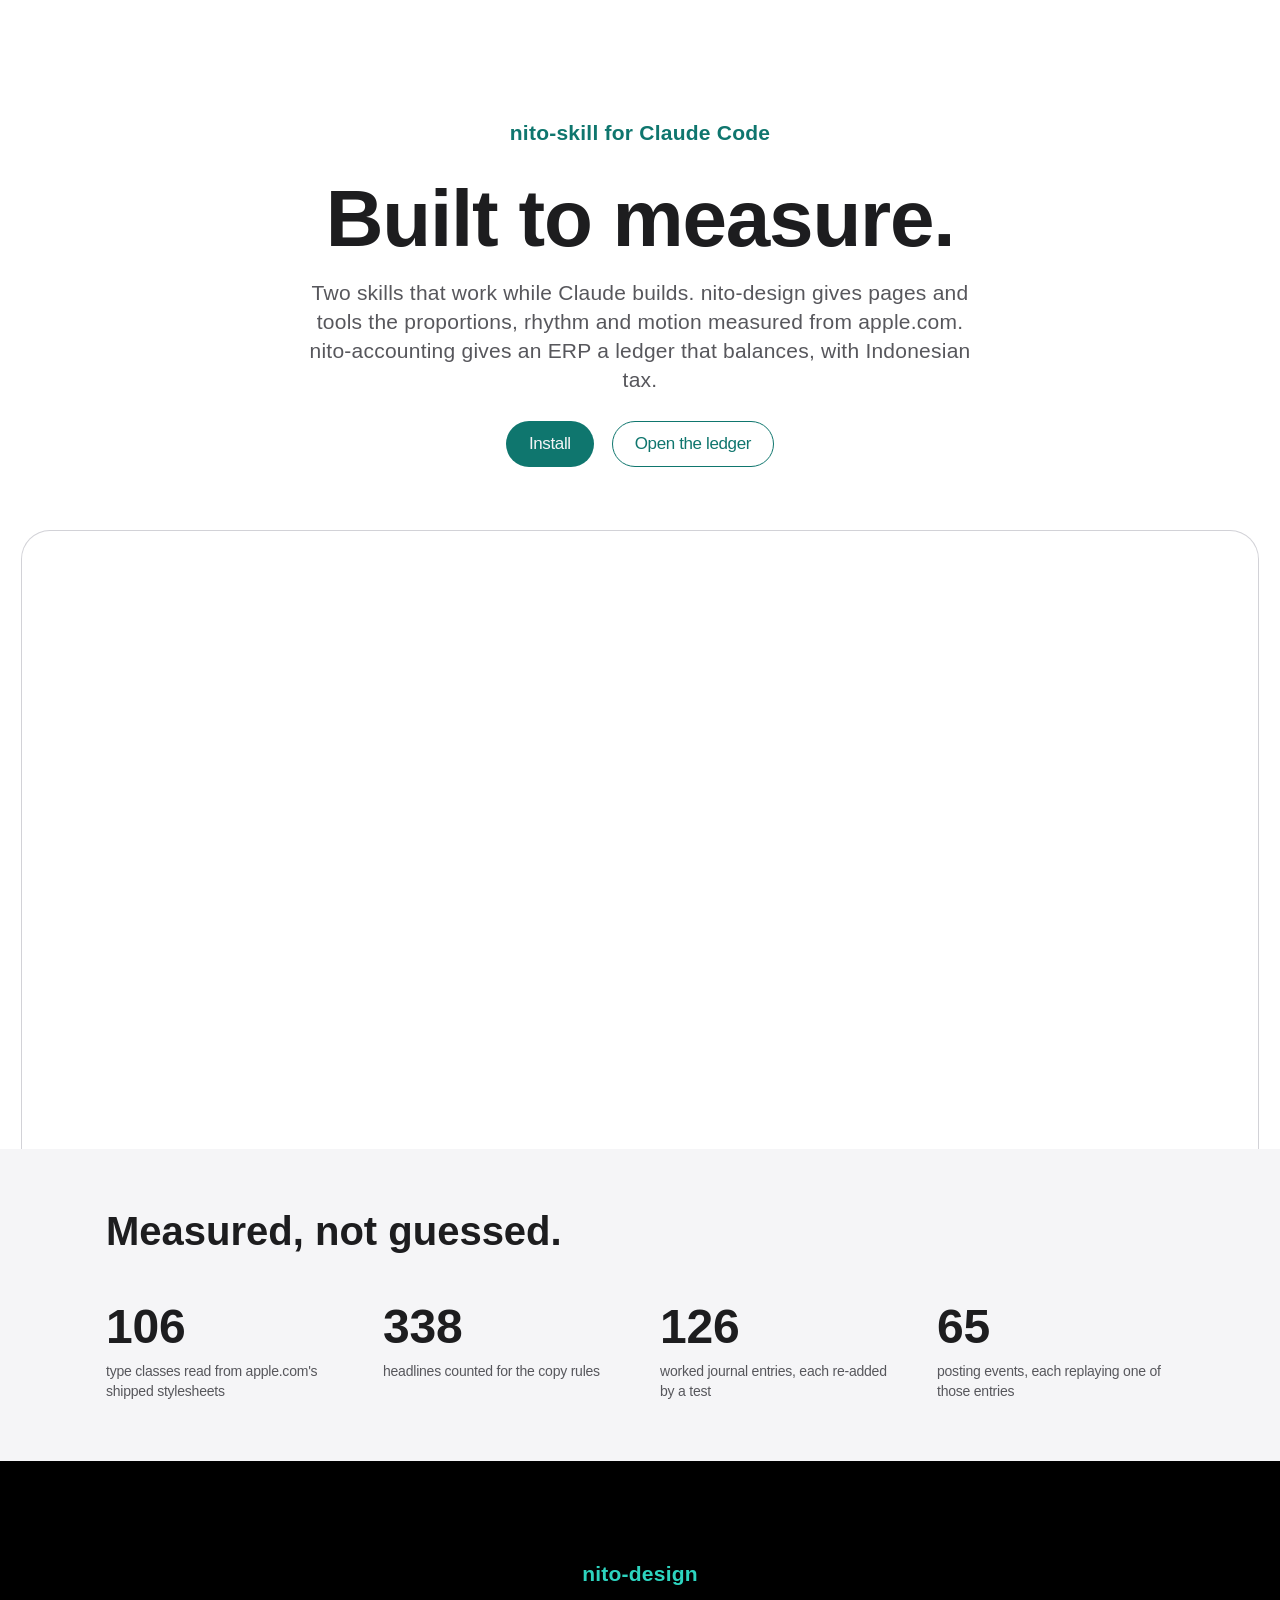
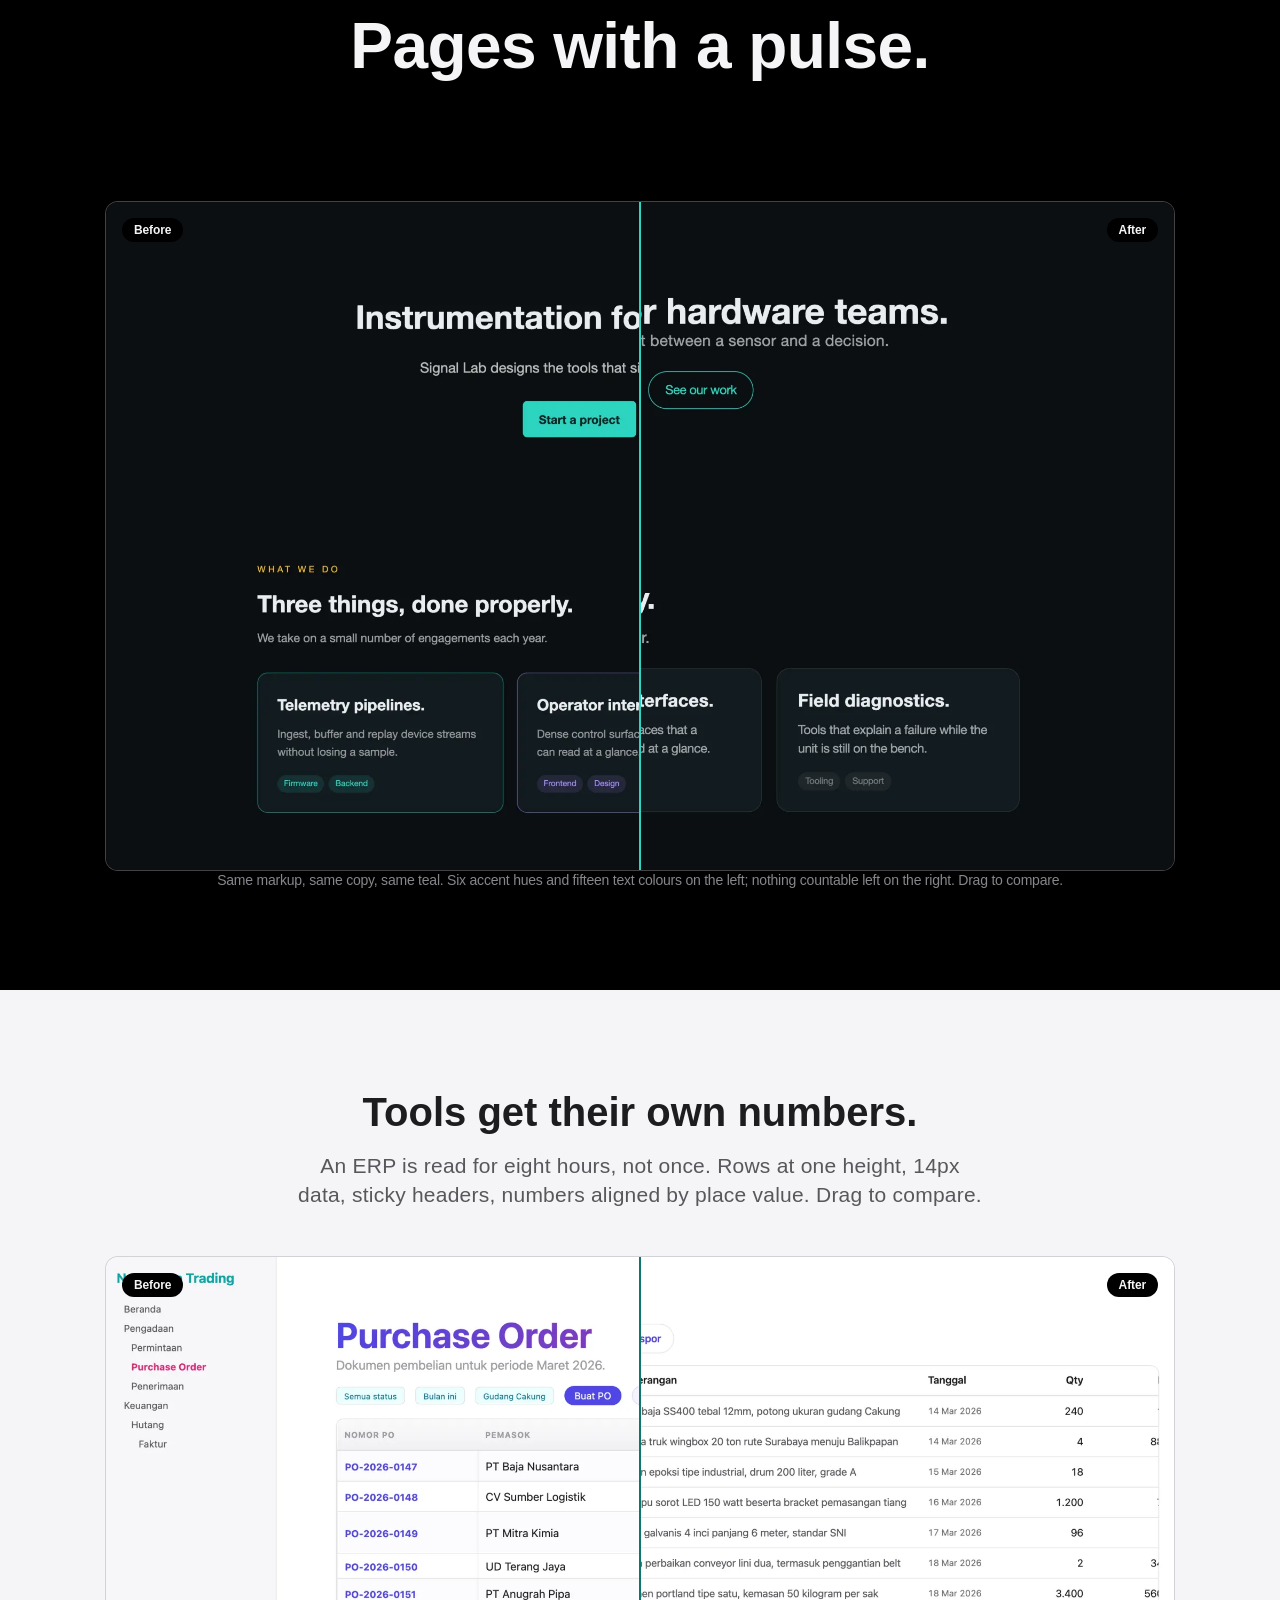
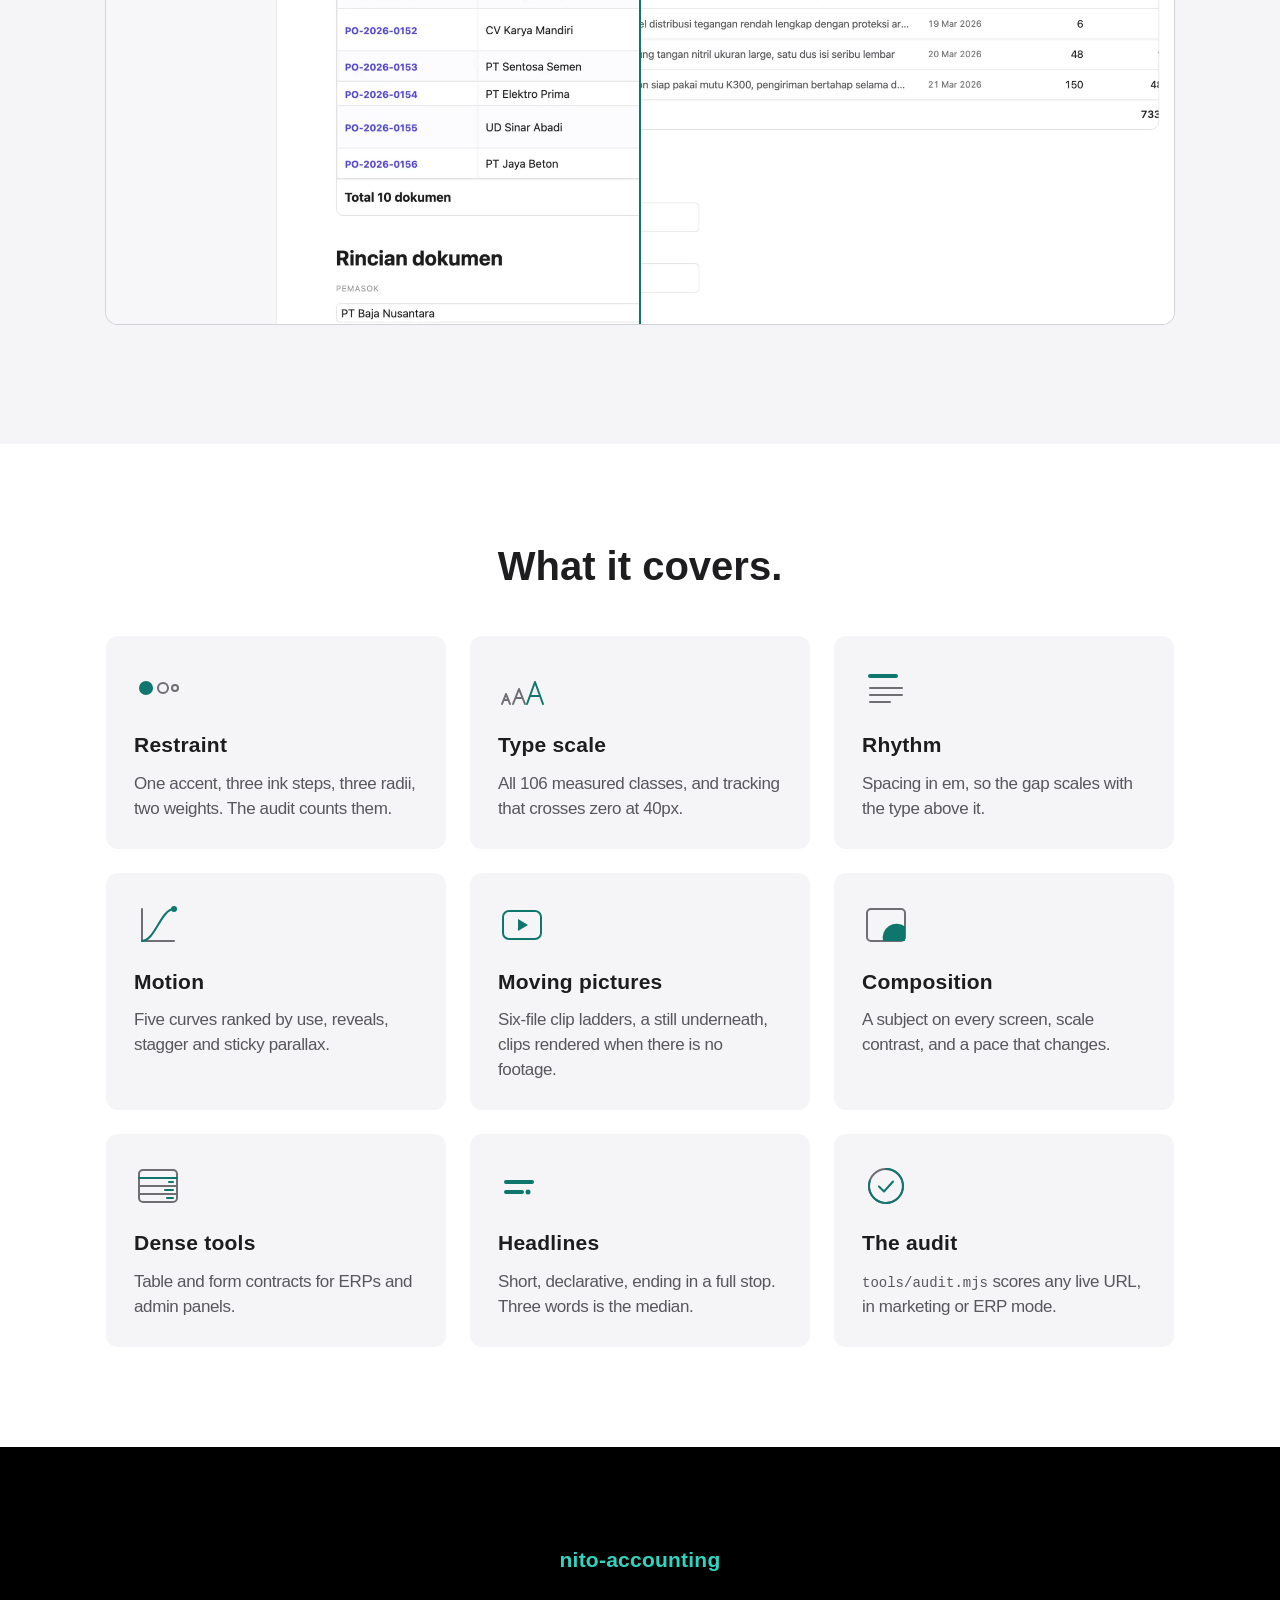
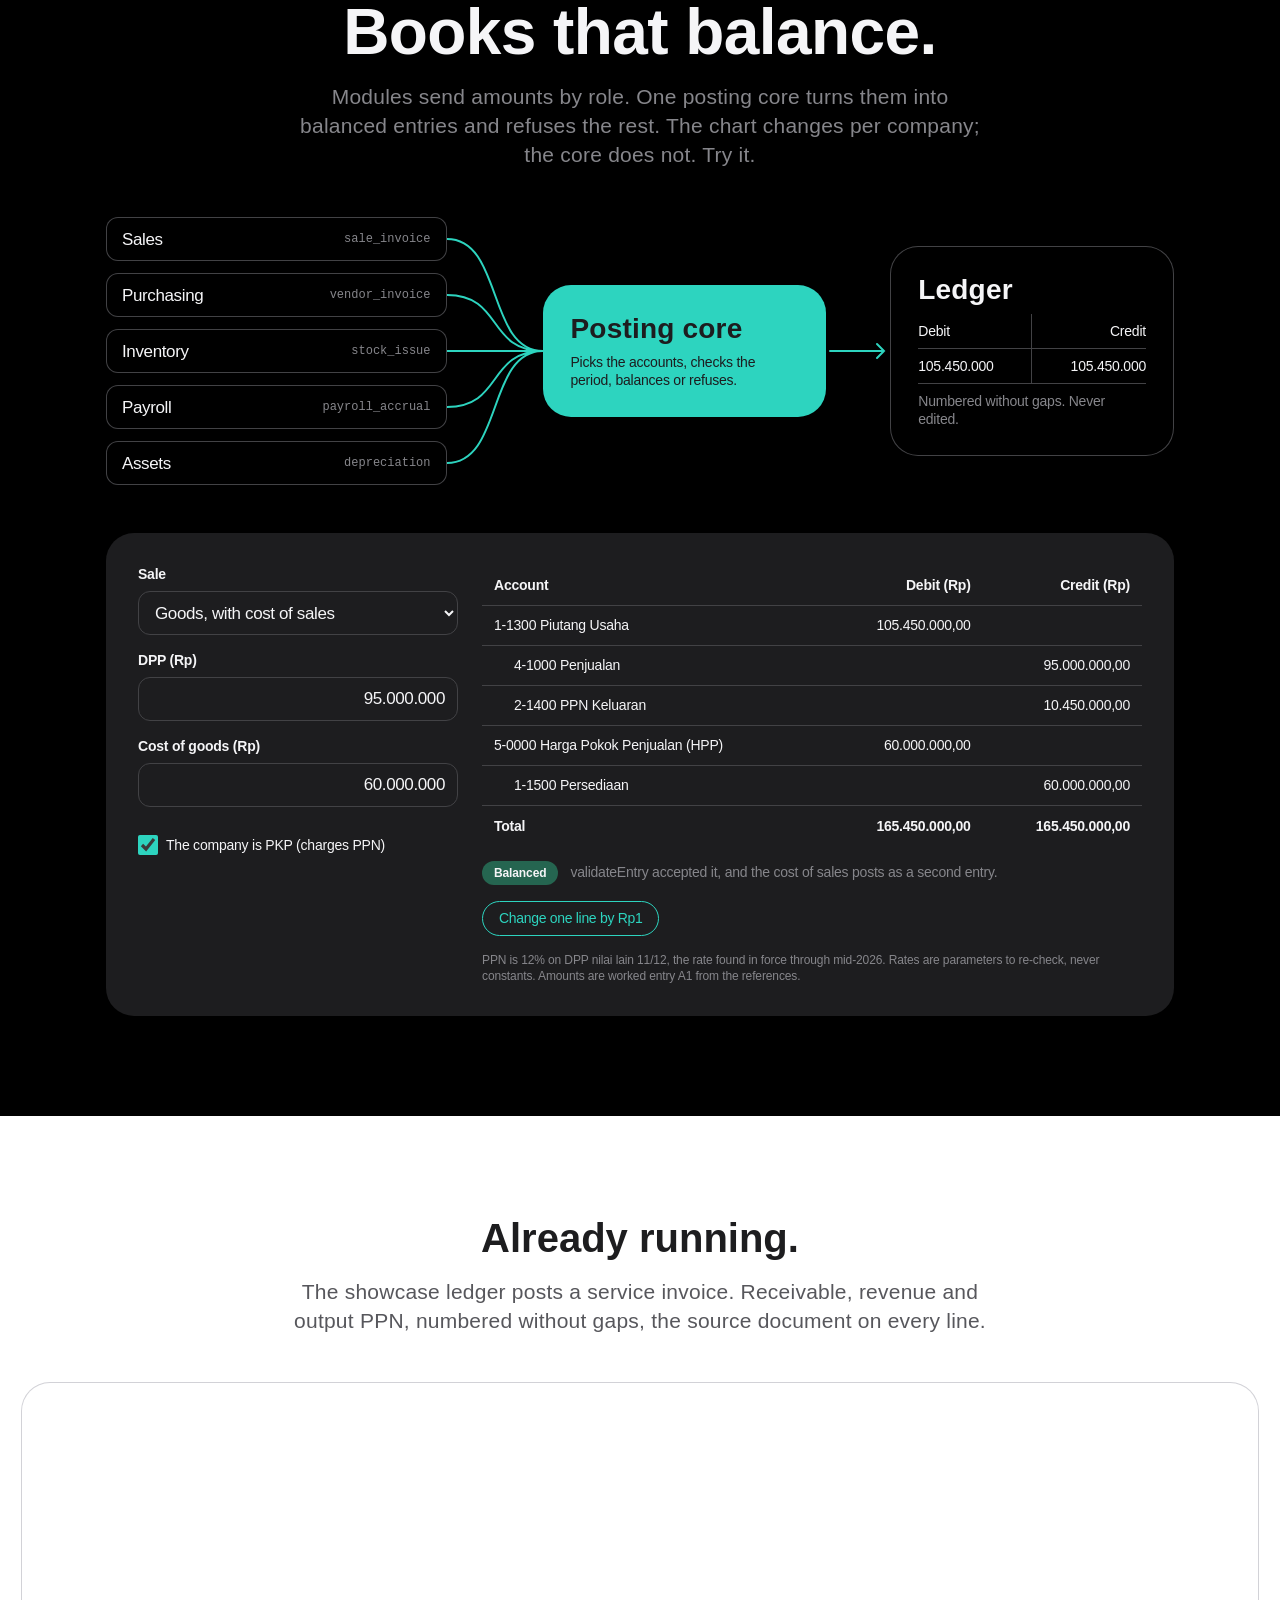
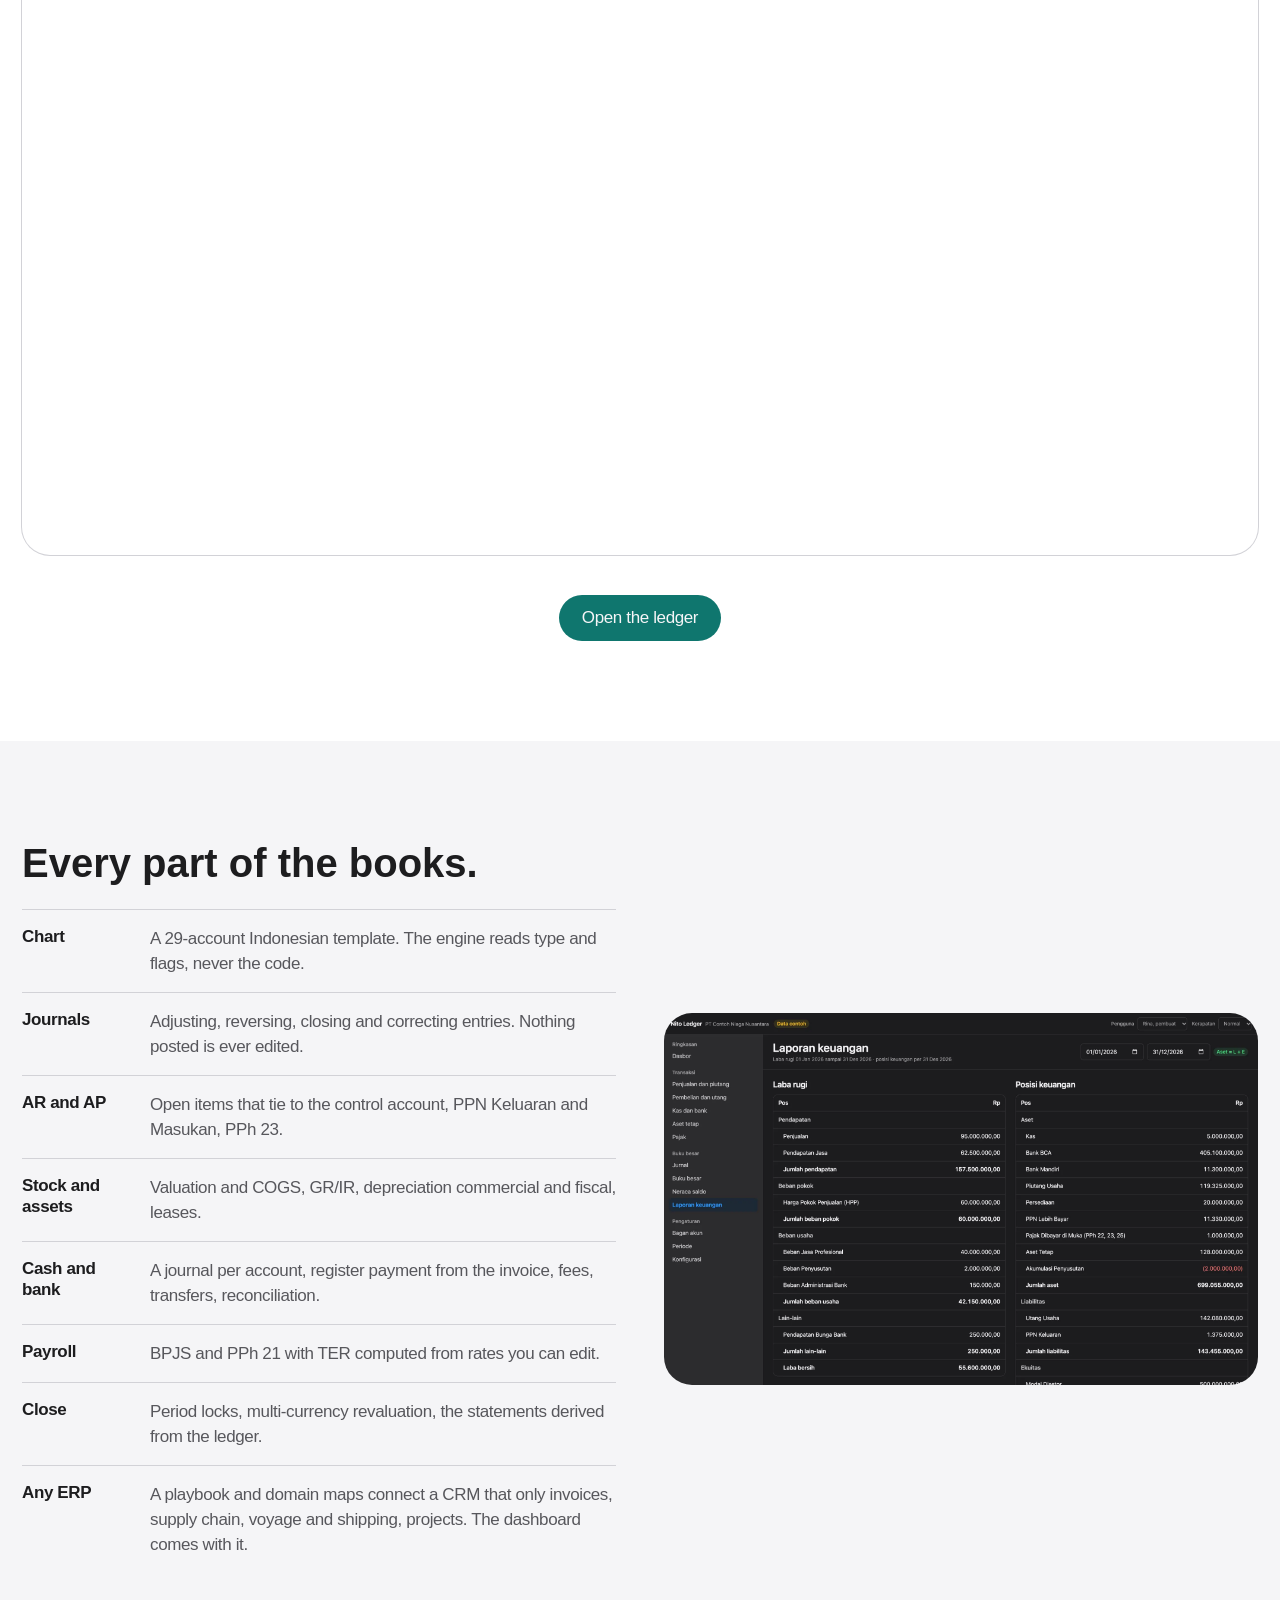
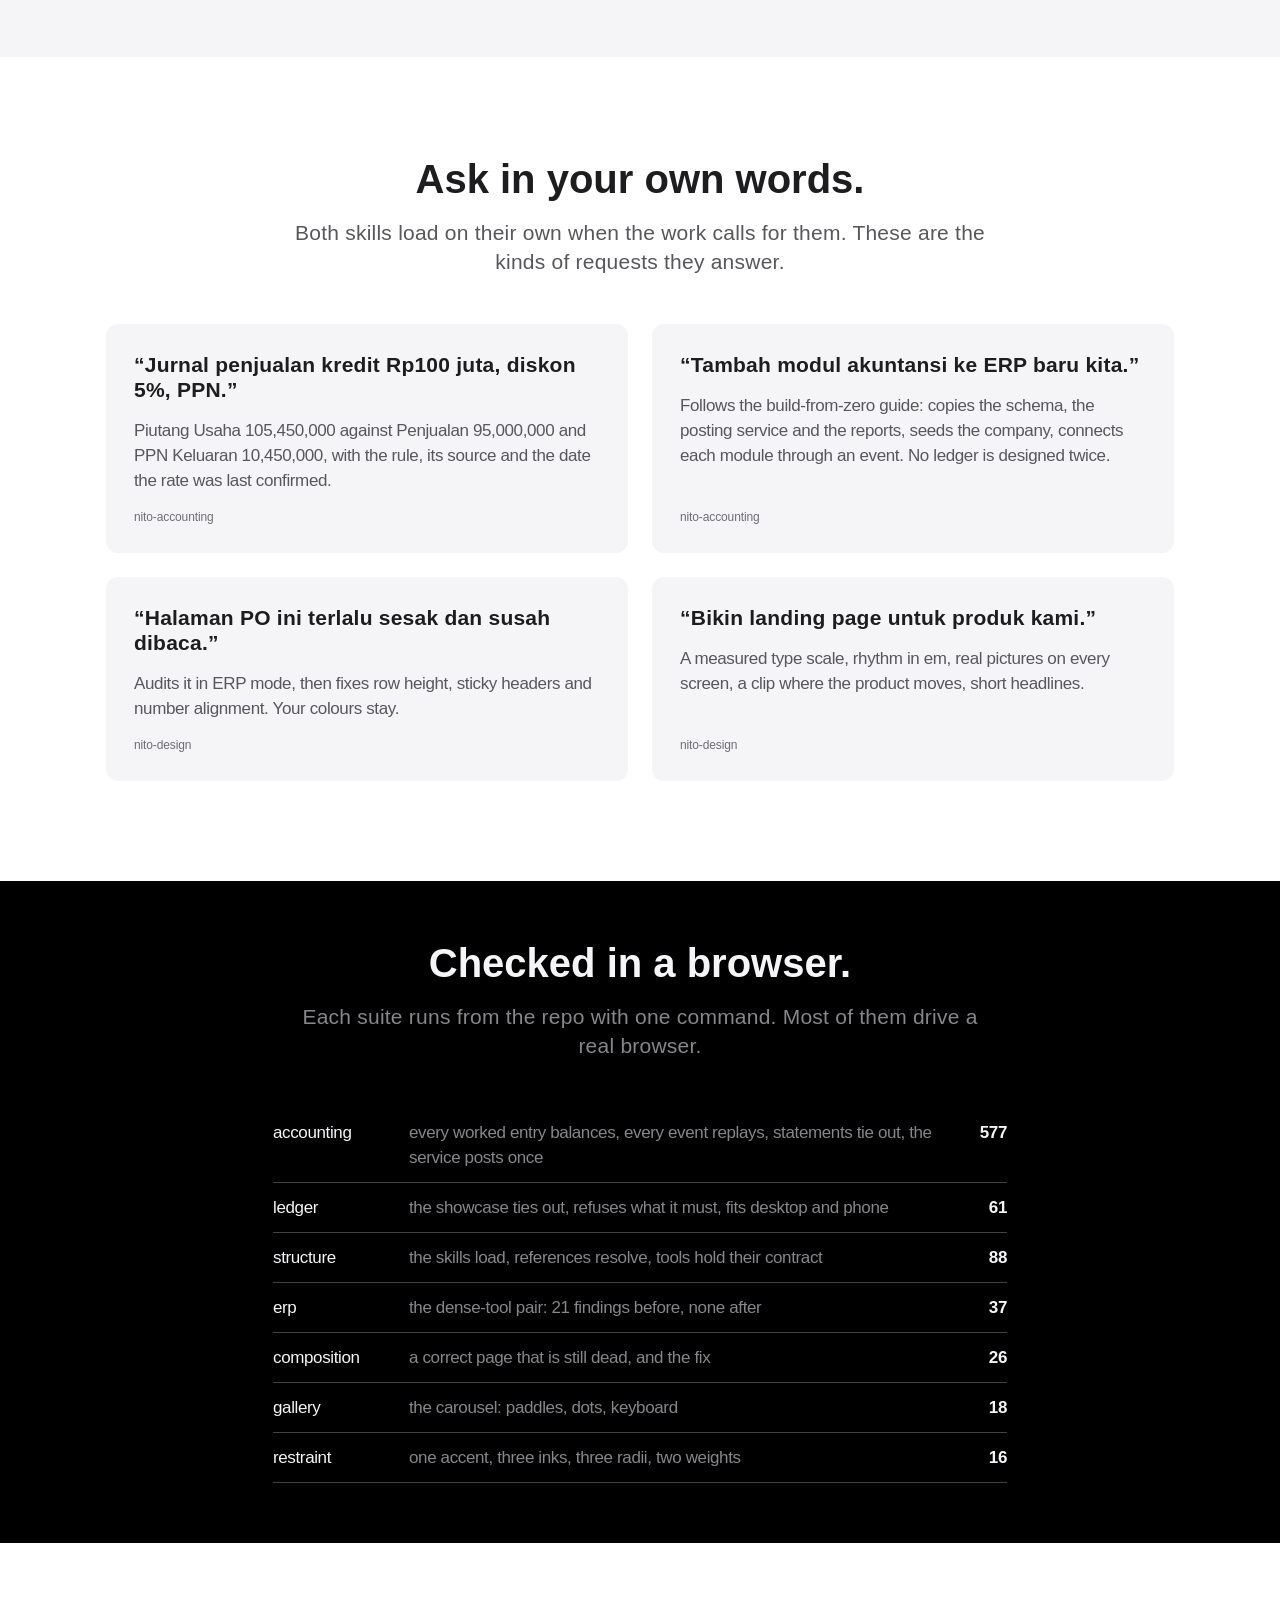
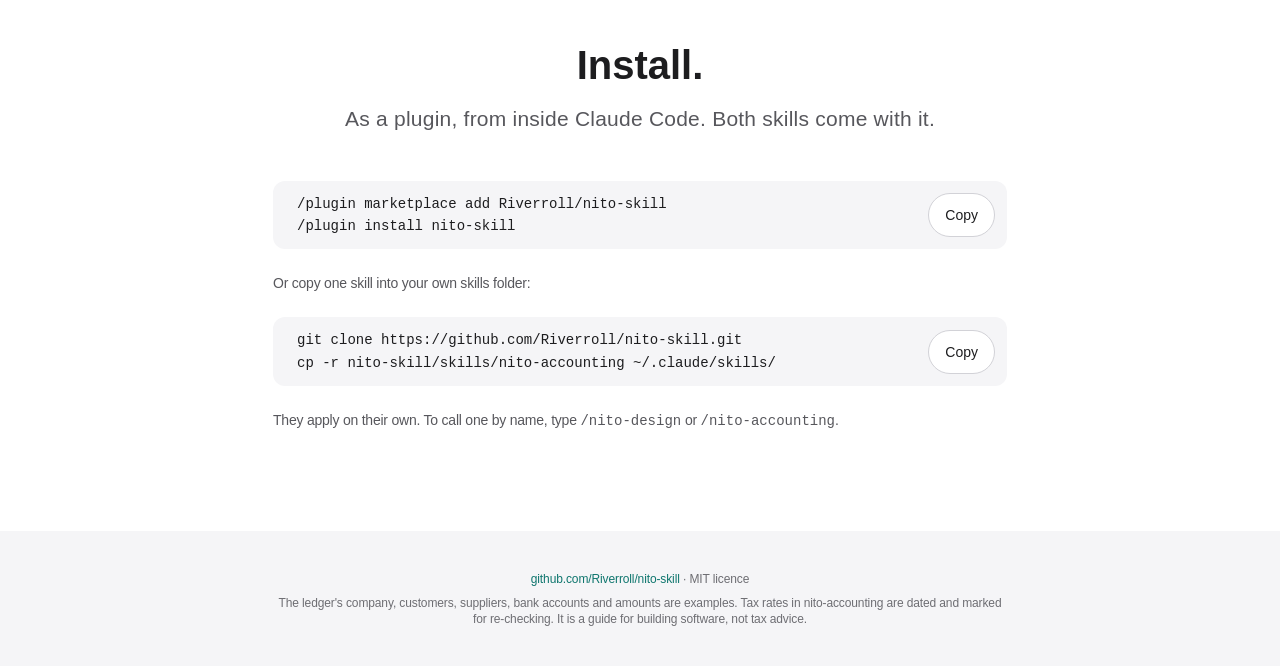
<file: index.html>
<!doctype html>
<html lang="en" class="no-js">
<head>
<meta charset="utf-8">
<meta name="viewport" content="width=device-width, initial-scale=1, viewport-fit=cover">
<title>nito-skill</title>
<meta name="description" content="Two Claude Code skills: nito-design for measured page and tool design, nito-accounting for an ERP ledger that balances, Indonesian tax included.">
<link rel="stylesheet" href="skills/nito-design/assets/apple-base.css">
<link rel="preload" as="image" href="example/media/site/ledger-dash-light.webp" media="(min-width: 735px)">
<style>
  /* The landing page for nito-skill, built with nito-design's marketing mode.
     Its own palette: the green of a ruled ledger book as the one accent, on
     the measured neutrals. Every picture on it is something the two skills
     made: the showcase ledger and the before-and-after pairs. */
  :root {
    --accent: #0f766e;          /* 5.47:1 on #fff, 4.70:1 on #f5f5f7 */
    --accent-hover: #0d6b64;
    --accent-active: #0b615b;
    --on-accent: #f5f5f7;
    --link: #0f766e;
    --hairline: #d2d2d7;
  }
  @media (prefers-color-scheme: dark) { :root:not([data-theme="light"]) {
    --accent: #2dd4bf; --accent-hover: #3fdcc8; --accent-active: #26c2ae; --on-accent: #1d1d1f; --link: #2dd4bf; --hairline: #424245; } }
  :root[data-theme="dark"] { --accent: #2dd4bf; --accent-hover: #3fdcc8; --accent-active: #26c2ae; --on-accent: #1d1d1f; --link: #2dd4bf; --hairline: #424245; }
  /* the inverse bands carry the light-on-dark accent in either theme */
  .section--dark { --accent: #2dd4bf; --accent-hover: #3fdcc8; --accent-active: #26c2ae; --on-accent: #1d1d1f; --link: #2dd4bf; --hairline: #424245; }
  @media (prefers-color-scheme: dark) { :root:not([data-theme="light"]) .section--dark {
    --accent: #0f766e; --accent-hover: #0d6b64; --accent-active: #0b615b; --on-accent: #f5f5f7; --link: #0f766e; --hairline: #d2d2d7; } }
  :root[data-theme="dark"] .section--dark { --accent: #0f766e; --accent-hover: #0d6b64; --accent-active: #0b615b; --on-accent: #f5f5f7; --link: #0f766e; --hairline: #d2d2d7; }

  html { scroll-behavior: smooth; }
  a { color: var(--link); text-decoration: none; }
  a:hover { text-decoration: underline; }
  :where(a, button, input, select, [tabindex]):focus-visible { outline: 2px solid var(--accent); outline-offset: 3px; }
  h1, h2, h3, p, figure { margin: 0; }
  .section { padding-left: max(22px, env(safe-area-inset-left, 0px)); padding-right: max(22px, env(safe-area-inset-right, 0px)); }
  .section--tight { --section-padding: 60px; }
  .section--flush { padding-bottom: 0; }
  .t-headline-super { font: 600 80px/1.05 var(--font-display); letter-spacing: -0.015em; }
  @media (max-width: 1068px) { .t-headline-super { font-size: 64px; line-height: 1.0625; letter-spacing: -0.009em; } }
  @media (max-width: 734px)  { .t-headline-super { font-size: 48px; line-height: 1.0834933333; letter-spacing: -0.003em; } }
  .t-eyebrow { font: 600 21px/1.1904761905 var(--font-display); letter-spacing: .011em; color: var(--accent); }
  .t-eyebrow + * { margin-top: var(--headline-plus-headline); }
  .t-headline-super + * { margin-top: var(--headline-plus-first); }
  .t-intro { color: var(--ink-secondary); max-width: 692px; }
  .section--dark .t-intro, .section--dark .t-body { color: var(--ink-inverse-muted); }
  .t-intro + .cta-row, .t-body + .cta-row { margin-top: 1.6em; }
  .t-body-reduced { color: var(--ink-secondary); }
  .section--dark .t-body-reduced { color: var(--ink-inverse-muted); }
  .left { align-items: flex-start; text-align: left; }

  /* hero: one subject, the ledger, cropped by the section edge */
  .hero { padding-top: 120px; }
  .shot { width: 100%; max-width: 1260px; margin: 64px auto 0; border-radius: var(--radius-card) var(--radius-card) 0 0;
          overflow: hidden; aspect-ratio: 16 / 8; background: var(--surface);
          box-shadow: 0 0 0 1px var(--hairline); }
  .shot img { display: block; width: 100%; height: auto; }
  @media (max-width: 734px) { .hero { padding-top: 80px; } .shot { aspect-ratio: 4 / 3; margin-top: 48px; }
                              .shot img { width: 200%; max-width: none; } }

  .stats { display: grid; grid-template-columns: repeat(4, minmax(0, 1fr)); gap: 40px; width: 100%; margin-top: 48px; text-align: left; }
  .stat b { display: block; font: 600 48px/1.0834933333 var(--font-display); letter-spacing: -0.003em; font-variant-numeric: tabular-nums; }
  .stat span { display: block; margin-top: 8px; }
  @media (max-width: 1068px) { .stats { grid-template-columns: repeat(2, minmax(0, 1fr)); } }
  @media (max-width: 734px)  { .stat b { font-size: 40px; line-height: 1.1; letter-spacing: 0; } }

  .frame-img { width: 100%; max-width: 1260px; margin: 48px auto 0; border-radius: var(--radius-card); overflow: hidden; }
  .frame-img img { display: block; width: 100%; height: auto; }
  .more { display: inline-flex; align-items: center; min-height: 44px; margin-top: 16px; font-size: 17px; }
  .more::after { content: " ›"; }

  /* before / after: one image clipped over the other, a range input on top */
  .compare { position: relative; width: 100%; max-width: 1068px; margin: 48px auto 0; border-radius: var(--radius-tile);
             overflow: hidden; box-shadow: 0 0 0 1px var(--hairline); --pos: 50%; }
  .compare img { display: block; width: 100%; height: auto; }
  .compare .after { position: absolute; inset: 0; clip-path: inset(0 0 0 var(--pos)); }
  .compare .rule { position: absolute; top: 0; bottom: 0; left: var(--pos); width: 2px; margin-left: -1px; background: var(--accent); pointer-events: none; }
  .compare .tag { position: absolute; top: 16px; padding: 4px 12px; border-radius: var(--radius-pill); background: var(--surface-inverse); color: var(--ink-inverse);
                  font: 600 12px/1.3333733333 var(--font-text); letter-spacing: -0.01em; }
  .compare .tag--l { left: 16px; } .compare .tag--r { right: 16px; }
  .compare input { position: absolute; inset: 0; width: 100%; height: 100%; margin: 0; opacity: 0; cursor: ew-resize; }
  .compare:has(input:focus-visible) { outline: 2px solid var(--accent); outline-offset: 3px; }

  .grid { display: grid; grid-template-columns: repeat(3, minmax(0, 1fr)); gap: 24px; width: 100%; margin-top: 48px; text-align: left; }
  .tile { background: var(--surface-alt); border-radius: var(--radius-tile); padding: 28px; }
  .section--alt .tile { background: var(--surface); }
  .tile h3 { font: 600 21px/1.1904761905 var(--font-display); letter-spacing: .011em; }
  .tile p { margin-top: 0.8em; font: 400 17px/1.4705882353 var(--font-text); letter-spacing: -0.022em; color: var(--ink-secondary); }
  /* tile glyphs: drawn in the page's own accent and muted ink, so they follow the theme */
  .ic { display: block; width: 48px; height: 48px; margin-bottom: 20px; fill: none; stroke: var(--accent); stroke-width: 2;
        stroke-linecap: round; stroke-linejoin: round; }
  .ic .m { stroke: var(--ink-muted); } .ic .f { fill: var(--accent); stroke: none; } .ic .b { stroke-width: 4; }
  @media (max-width: 1068px) { .grid { grid-template-columns: repeat(2, minmax(0, 1fr)); } }

  /* the posting flow: modules fan into one core, the core writes one balanced entry */
  .flow { width: 100%; max-width: 1068px; margin-top: 48px; display: grid; align-items: center; text-align: left;
          grid-template-columns: minmax(0, 1.2fr) 96px minmax(0, 1fr) 64px minmax(0, 1fr); }
  .flow ul { margin: 0; padding: 0; list-style: none; display: grid; gap: 12px; }
  .flow li { height: 44px; display: flex; align-items: center; justify-content: space-between; gap: 12px; padding: 0 16px;
             border-radius: var(--radius-tile); box-shadow: inset 0 0 0 1px var(--hairline); }
  .flow li code { font-size: 12px; color: var(--ink-inverse-muted); }
  .flow svg { fill: none; stroke: var(--accent); stroke-width: 2; stroke-linecap: round; }
  .flow-fan { align-self: stretch; width: 100%; height: 100%; }
  .flow-down { display: none; }
  .flow-to { width: 100%; height: 24px; }
  .flow-box { border-radius: var(--radius-card); padding: 28px; }
  .flow-box > * { display: block; } .flow-box > * + * { margin-top: 8px; }
  .flow-box b { font: 600 28px/1.1428571429 var(--font-display); letter-spacing: .007em; }
  .flow-core { background: var(--accent); color: var(--on-accent); }
  .flow-ledger { box-shadow: inset 0 0 0 1px var(--hairline); }
  .flow-ledger .t-body-reduced, .flow-core span { font: 400 14px/1.2857742857 var(--font-text); letter-spacing: -0.016em; }
  .flow-t { display: grid; grid-template-columns: 1fr 1fr; margin-top: 8px; font: 400 14px/1.2857742857 var(--font-text); letter-spacing: -0.016em;
            font-variant-numeric: tabular-nums; }
  .flow-t span { padding: 8px 0; border-bottom: 1px solid var(--hairline); }
  .flow-t span:nth-child(odd) { border-right: 1px solid var(--hairline); padding-right: 12px; }
  .flow-t span:nth-child(even) { padding-left: 12px; text-align: right; }
  @media (max-width: 1068px) {
    .flow { grid-template-columns: minmax(0, 1fr); gap: 16px; }
    .flow ul { display: flex; flex-wrap: wrap; gap: 8px; }
    .flow li code { display: none; }
    .flow-fan { display: none; }
    .flow-down { display: block; width: 24px; height: 32px; justify-self: center; }
    .flow-to { width: 32px; height: 24px; justify-self: center; transform: rotate(90deg); }
  }
  @media (max-width: 734px)  { .grid, .stats { grid-template-columns: minmax(0, 1fr); } }

  /* the live journal: the real posting core, in the page */
  .demo { width: 100%; max-width: 1068px; margin-top: 48px; display: grid; grid-template-columns: 320px minmax(0, 1fr); gap: 24px;
          text-align: left; background: #1d1d1f; color: #f5f5f7; border-radius: var(--radius-card); padding: 32px; }
  @media (prefers-color-scheme: dark) { :root:not([data-theme="light"]) .demo { background: #fff; color: #1d1d1f; } }
  :root[data-theme="dark"] .demo { background: #fff; color: #1d1d1f; }
  .demo .muted { color: var(--ink-inverse-muted); }
  .more-row { margin-top: 40px; }
  .demo form { display: flex; flex-direction: column; gap: 16px; }
  .demo label { display: flex; flex-direction: column; gap: 8px; font: 600 14px/1.2857742857 var(--font-text); letter-spacing: -0.016em; }
  .demo input:not([type=checkbox]), .demo select { height: 44px; padding: 0 12px; border-radius: var(--radius-tile); border: 1px solid var(--hairline);
          background: transparent; color: inherit; font: 400 17px/1.2 var(--font-text); letter-spacing: -0.022em; }
  .demo input[inputmode] { text-align: right; font-variant-numeric: tabular-nums; }
  .demo .check { flex-direction: row; align-items: center; min-height: 44px; font-weight: 400; }
  .demo .check input { width: 20px; height: 20px; margin: 0; accent-color: var(--accent); }
  .demo .err { color: #ff8a80; font: 400 12px/1.3333733333 var(--font-text); min-height: 16px; }
  @media (prefers-color-scheme: dark) { :root:not([data-theme="light"]) .demo .err { color: #b91c1c; } }
  :root[data-theme="dark"] .demo .err { color: #b91c1c; }
  .journal { min-width: 0; display: flex; flex-direction: column; gap: 16px; }
  .journal .tw { overflow-x: auto; }
  .journal table { width: 100%; border-collapse: collapse; font: 400 14px/1.2857742857 var(--font-text); letter-spacing: -0.016em; }
  .journal th, .journal td { height: 40px; padding: 0 12px; text-align: left; white-space: nowrap; border-bottom: 1px solid var(--hairline); }
  .journal th { font-weight: 600; }
  .journal td.num, .journal th.num { text-align: right; font-variant-numeric: tabular-nums; }
  .journal tr.cr td:first-child { padding-left: 32px; }
  .journal tfoot td { font-weight: 600; border-bottom: 0; }
  .verdict { display: flex; gap: 12px; align-items: baseline; flex-wrap: wrap; font: 400 14px/1.2857742857 var(--font-text); letter-spacing: -0.016em; }
  /* the tint carries the state and the word carries the meaning; the text stays
     in the card's own ink so the page keeps its seven text colours */
  .badge { display: inline-flex; align-items: center; height: 24px; padding: 0 12px; border-radius: var(--radius-pill);
           font: 600 12px/1 var(--font-text); letter-spacing: -0.01em; background: color-mix(in srgb, var(--c) 40%, transparent); color: inherit; }
  .badge--ok { --c: #34d399; } .badge--bad { --c: #ff8a80; }
  @media (prefers-color-scheme: dark) { :root:not([data-theme="light"]) .badge--ok { --c: #116633; } :root:not([data-theme="light"]) .badge--bad { --c: #b91c1c; } }
  :root[data-theme="dark"] .badge--ok { --c: #116633; } :root[data-theme="dark"] .badge--bad { --c: #b91c1c; }
  .demo .actions { display: flex; gap: 12px; flex-wrap: wrap; }
  .demo .button { font-size: 14px; padding: 8px 16px; }
  code, pre { font-family: ui-monospace, "SF Mono", Menlo, monospace; font-size: 14px; letter-spacing: 0; }
  @media (max-width: 1068px) { .demo { grid-template-columns: minmax(0, 1fr); padding: 24px; } }

  .clip { width: 100%; max-width: 1260px; margin: 48px auto 0; aspect-ratio: 16 / 10; border-radius: var(--radius-card); overflow: hidden;
          box-shadow: 0 0 0 1px var(--hairline); --media-bed: var(--surface); }

  .split { display: grid; grid-template-columns: minmax(0, 1fr) minmax(0, 1fr); gap: 48px; align-items: center; width: 100%;
           max-width: 1260px; margin-inline: auto; text-align: left; }
  .split .frame-img { margin: 0; }
  @media (max-width: 1068px) { .split { grid-template-columns: minmax(0, 1fr); } }
  .list { margin: 24px 0 0; padding: 0; list-style: none; display: grid; gap: 16px; }
  .list li { display: grid; grid-template-columns: 112px minmax(0, 1fr); gap: 16px; padding-top: 16px; border-top: 1px solid var(--hairline); }
  .list b { font: 600 17px/1.2352941176 var(--font-text); letter-spacing: -0.022em; }
  .list span { color: var(--ink-secondary); }

  .prompts { display: grid; grid-template-columns: repeat(2, minmax(0, 1fr)); gap: 24px; width: 100%; margin-top: 48px; text-align: left; }
  .prompt { border-radius: var(--radius-tile); padding: 28px; background: var(--surface-alt); display: flex; flex-direction: column; gap: 16px; }
  .prompt q { font: 600 21px/1.1904761905 var(--font-display); letter-spacing: .011em; quotes: "\201C" "\201D"; }
  .prompt p { color: var(--ink-secondary); }
  .prompt .t-caption { margin-top: auto; }
  @media (max-width: 734px) { .prompts { grid-template-columns: minmax(0, 1fr); } }

  .proof { width: 100%; max-width: 734px; margin: 48px auto 0; padding: 0; list-style: none; text-align: left; }
  .proof li { display: grid; grid-template-columns: 112px minmax(0, 1fr) auto; gap: 24px; padding: 12px 0; border-bottom: 1px solid var(--hairline); }
  .proof b { font-weight: 400; }
  .proof span { color: var(--ink-inverse-muted); }
  .proof em { font-style: normal; font-weight: 600; text-align: right; font-variant-numeric: tabular-nums; }
  @media (max-width: 734px) { .proof li { grid-template-columns: minmax(0, 1fr) auto; } .proof span { grid-row: 2; grid-column: 1 / -1; } }

  .install { width: 100%; max-width: 734px; margin-top: 48px; display: flex; flex-direction: column; gap: 24px; text-align: left; }
  .cmd { display: flex; align-items: center; gap: 12px; background: var(--surface-alt); border-radius: var(--radius-tile); padding: 12px 12px 12px 24px; }
  .cmd pre { flex: 1; min-width: 0; margin: 0; overflow-x: auto; line-height: 1.6; }
  .cmd button { flex: none; min-height: 44px; padding: 0 16px; border-radius: var(--radius-pill); border: 1px solid var(--hairline);
                background: var(--surface); color: var(--ink); font: 400 14px/1 var(--font-text); cursor: pointer; }
  .cmd button:hover { background: var(--surface-alt); }

  footer.section { --section-padding: 40px; }
  footer .section-content { gap: 8px; }
  footer p { color: var(--ink-muted); font: 400 12px/1.3333733333 var(--font-text); letter-spacing: -0.01em; max-width: 734px; }
</style>
</head>
<body>
<main>
  <section class="section hero section--flush" aria-labelledby="top">
    <div class="section-content">
      <p class="t-eyebrow">nito-skill for Claude Code</p>
      <h1 class="t-headline-super" id="top">Built to measure.</h1>
      <p class="t-intro">Two skills that work while Claude builds. nito-design gives pages and tools the proportions, rhythm and motion measured from apple.com. nito-accounting gives an ERP a ledger that balances, with Indonesian tax.</p>
      <div class="cta-row">
        <a class="button" href="#install">Install</a>
        <a class="button button--secondary" href="example/ledger/">Open the ledger</a>
      </div>
    </div>
    <figure class="shot">
      <picture>
        <source media="(max-width: 734px)" srcset="example/media/site/ledger-dash-light-1000.webp">
        <img src="example/media/site/ledger-dash-light.webp" width="2000" height="1250" fetchpriority="high" decoding="async"
             alt="The showcase ledger's dashboard: four balances across the top, six ledger checks all marked Cocok, and the most recent journal entries with their numbers and amounts.">
      </picture>
    </figure>
  </section>

  <section class="section section--alt section--tight">
    <div class="section-content left">
      <h2 class="t-headline" data-reveal>Measured, not guessed.</h2>
      <div class="stats">
        <div class="stat" data-reveal><b>106</b><span class="t-body-reduced">type classes read from apple.com's shipped stylesheets</span></div>
        <div class="stat" data-reveal><b>338</b><span class="t-body-reduced">headlines counted for the copy rules</span></div>
        <div class="stat" data-reveal><b>126</b><span class="t-body-reduced">worked journal entries, each re-added by a test</span></div>
        <div class="stat" data-reveal><b>65</b><span class="t-body-reduced">posting events, each replaying one of those entries</span></div>
      </div>
    </div>
  </section>

  <section class="section section--dark" id="design">
    <div class="section-content">
      <p class="t-eyebrow" data-reveal>nito-design</p>
      <h2 class="t-headline-elevated" data-reveal>Pages with a pulse.</h2>
      <p class="t-intro" data-reveal>A spacing ladder, rhythm in em, a type scale with its tracking, five easing curves and sticky scroll. Laid over your palette, never in place of it.</p>
    </div>
    <div class="compare" data-reveal>
      <img src="example/media/site/fixme-before.webp" width="2000" height="1250" loading="lazy" decoding="async"
           alt="Before: a dark agency page with a teal accent, cards in different colours, and headline sizes that do not step.">
      <img class="after" src="example/media/site/fixme-after.webp" width="2000" height="1250" loading="lazy" decoding="async"
           alt="After: the same page, same copy and same teal, with one card treatment, three ink steps and an even rhythm.">
      <span class="rule" aria-hidden="true"></span>
      <span class="tag tag--l" aria-hidden="true">Before</span><span class="tag tag--r" aria-hidden="true">After</span>
      <input type="range" min="0" max="100" value="50" aria-label="Compare the page before and after nito-design: slide right to show more of the before page">
    </div>
    <div class="section-content">
      <p class="t-body-reduced more-note" data-reveal>Same markup, same copy, same teal. Six accent hues and fifteen text colours on the left; nothing countable left on the right. Drag to compare.</p>
    </div>
  </section>

  <section class="section section--alt" id="tools">
    <div class="section-content">
      <h2 class="t-headline" data-reveal>Tools get their own numbers.</h2>
      <p class="t-intro" data-reveal>An ERP is read for eight hours, not once. Rows at one height, 14px data, sticky headers, numbers aligned by place value. Drag to compare.</p>
    </div>
    <div class="compare" data-reveal>
      <img src="example/media/site/erp-before.webp" width="2000" height="1250" loading="lazy" decoding="async"
           alt="Before: a purchase-order grid with mixed row heights, numbers aligned left and several accent colours.">
      <img class="after" src="example/media/site/erp-after.webp" width="2000" height="1250" loading="lazy" decoding="async"
           alt="After: the same purchase orders with one row height, right-aligned numbers and one accent.">
      <span class="rule" aria-hidden="true"></span>
      <span class="tag tag--l" aria-hidden="true">Before</span><span class="tag tag--r" aria-hidden="true">After</span>
      <input type="range" min="0" max="100" value="50" aria-label="Compare before and after: slide right to show more of the before screen">
    </div>
    <div class="section-content">
      <p class="t-body-reduced more-note" data-reveal>The audit flags 21 problems on the left and none on the right. Every word of the data is the same.</p>
    </div>
  </section>

  <section class="section">
    <div class="section-content">
      <h2 class="t-headline" data-reveal>What it covers.</h2>
      <div class="grid">
        <div class="tile stagger-item" data-reveal><svg class="ic" viewBox="0 0 48 48" aria-hidden="true"><circle class="f" cx="12" cy="24" r="7"/><circle class="m" cx="29" cy="24" r="5"/><circle class="m" cx="41" cy="24" r="3"/></svg><h3>Restraint</h3><p>One accent, three ink steps, three radii, two weights. The audit counts them.</p></div>
        <div class="tile stagger-item" data-reveal><svg class="ic" viewBox="0 0 48 48" aria-hidden="true"><path class="m" d="M4 40l4-10 4 10M5.6 36h4.8"/><path class="m" d="M15 40l6-15 6 15M17.4 34h7.2"/><path d="M29 40l8-22 8 22M32.2 32h9.6"/></svg><h3>Type scale</h3><p>All 106 measured classes, and tracking that crosses zero at 40px.</p></div>
        <div class="tile stagger-item" data-reveal><svg class="ic" viewBox="0 0 48 48" aria-hidden="true"><path class="b" d="M8 12h26"/><path class="m" d="M8 24h32M8 31h32M8 38h20"/></svg><h3>Rhythm</h3><p>Spacing in em, so the gap scales with the type above it.</p></div>
        <div class="tile stagger-item" data-reveal><svg class="ic" viewBox="0 0 48 48" aria-hidden="true"><path class="m" d="M8 8v32h32"/><path d="M8 40C20.8 40 27.2 8 40 8"/><circle class="f" cx="40" cy="8" r="3"/></svg><h3>Motion</h3><p>Five curves ranked by use, reveals, stagger and sticky parallax.</p></div>
        <div class="tile stagger-item" data-reveal><svg class="ic" viewBox="0 0 48 48" aria-hidden="true"><rect x="5" y="10" width="38" height="28" rx="6"/><path class="f" d="M20 18v12l10-6z"/></svg><h3>Moving pictures</h3><p>Six-file clip ladders, a still underneath, clips rendered when there is no footage.</p></div>
        <div class="tile stagger-item" data-reveal><svg class="ic" viewBox="0 0 48 48" aria-hidden="true"><rect class="m" x="5" y="8" width="38" height="32" rx="4"/><path class="f" d="M43 25.4A14 14 0 0 0 21.1 40H43z"/></svg><h3>Composition</h3><p>A subject on every screen, scale contrast, and a pace that changes.</p></div>
        <div class="tile stagger-item" data-reveal><svg class="ic" viewBox="0 0 48 48" aria-hidden="true"><rect class="m" x="5" y="8" width="38" height="32" rx="4"/><path d="M5 16h38"/><path class="m" d="M5 24h38M5 32h38"/><path d="M35 20h4M31 28h8M33 36h6"/></svg><h3>Dense tools</h3><p>Table and form contracts for ERPs and admin panels.</p></div>
        <div class="tile stagger-item" data-reveal><svg class="ic" viewBox="0 0 48 48" aria-hidden="true"><path class="b" d="M8 20h26"/><path class="b" d="M8 30h16"/><circle class="f" cx="30" cy="30" r="2.5"/></svg><h3>Headlines</h3><p>Short, declarative, ending in a full stop. Three words is the median.</p></div>
        <div class="tile stagger-item" data-reveal><svg class="ic" viewBox="0 0 48 48" aria-hidden="true"><circle class="m" cx="24" cy="24" r="17"/><path d="M24 7a17 17 0 1 1-16.2 11.8"/><path d="M17 24.5l5 5 9-10"/></svg><h3>The audit</h3><p><code>tools/audit.mjs</code> scores any live URL, in marketing or ERP mode.</p></div>
      </div>
    </div>
  </section>

  <section class="section section--dark" id="accounting">
    <div class="section-content">
      <p class="t-eyebrow" data-reveal>nito-accounting</p>
      <h2 class="t-headline-elevated" data-reveal>Books that balance.</h2>
      <p class="t-intro" data-reveal>Modules send amounts by role. One posting core turns them into balanced entries and refuses the rest. The chart changes per company; the core does not. Try it.</p>
      <div class="flow" data-reveal role="img" aria-label="Sales, purchasing, inventory, payroll and assets each send one event to the posting core. The core writes one entry to the ledger where debit equals credit, or refuses it.">
        <ul>
          <li>Sales <code>sale_invoice</code></li>
          <li>Purchasing <code>vendor_invoice</code></li>
          <li>Inventory <code>stock_issue</code></li>
          <li>Payroll <code>payroll_accrual</code></li>
          <li>Assets <code>depreciation</code></li>
        </ul>
        <svg class="flow-fan" viewBox="0 0 96 268" preserveAspectRatio="none" aria-hidden="true">
          <path vector-effect="non-scaling-stroke" d="M0 22C56 22 40 134 96 134M0 78C56 78 40 134 96 134M0 134H96M0 190C56 190 40 134 96 134M0 246C56 246 40 134 96 134"/>
        </svg>
        <svg class="flow-down" viewBox="0 0 24 32" aria-hidden="true"><path d="M12 2v26M5 21l7 7 7-7"/></svg>
        <div class="flow-box flow-core"><b>Posting core</b><span>Picks the accounts, checks the period, balances or refuses.</span></div>
        <svg class="flow-to" viewBox="0 0 64 24" preserveAspectRatio="xMidYMid meet" aria-hidden="true"><path vector-effect="non-scaling-stroke" d="M4 12h54M51 5l7 7-7 7"/></svg>
        <div class="flow-box flow-ledger"><b>Ledger</b>
          <div class="flow-t"><span>Debit</span><span>Credit</span><span>105.450.000</span><span>105.450.000</span></div>
          <span class="t-body-reduced">Numbered without gaps. Never edited.</span></div>
      </div>
      <div class="demo" data-reveal>
        <form id="demo" novalidate>
          <label>Sale
            <select id="d-kind"><option value="sale">Goods, with cost of sales</option><option value="service">Service</option></select></label>
          <label>DPP (Rp)
            <input id="d-dpp" inputmode="decimal" value="95.000.000" autocomplete="off"></label>
          <label id="d-cost-wrap">Cost of goods (Rp)
            <input id="d-cost" inputmode="decimal" value="60.000.000" autocomplete="off"></label>
          <label class="check"><input type="checkbox" id="d-pkp" checked> The company is PKP (charges PPN)</label>
          <p class="err" id="d-err" role="alert"></p>
        </form>
        <div class="journal">
          <div class="tw"><table>
            <thead><tr><th>Account</th><th class="num">Debit (Rp)</th><th class="num">Credit (Rp)</th></tr></thead>
            <tbody id="d-lines"><tr><td colspan="3" class="muted">Loading the posting core…</td></tr></tbody>
            <tfoot><tr><td>Total</td><td class="num" id="d-dr"></td><td class="num" id="d-cr"></td></tr></tfoot>
          </table></div>
          <p class="verdict"><span id="d-badge" class="badge badge--ok">Balanced</span><span id="d-why" class="muted"></span></p>
          <div class="actions">
            <button class="button button--secondary" type="button" id="d-break">Change one line by Rp1</button>
          </div>
          <p class="t-caption muted">PPN is 12% on DPP nilai lain 11/12, the rate found in force through mid-2026. Rates are parameters to re-check, never constants. Amounts are worked entry A1 from the references.</p>
        </div>
      </div>
    </div>
  </section>

  <section class="section" id="ledger">
    <div class="section-content">
      <h2 class="t-headline" data-reveal>Already running.</h2>
      <p class="t-intro" data-reveal>The showcase ledger posts a service invoice. Receivable, revenue and output PPN, numbered without gaps, the source document on every line.</p>
    </div>
    <div class="media-stack clip" role="img" data-reveal
         aria-label="The showcase ledger: an amount of 25,000,000 is typed into a service invoice and posted. The invoice appears in the list and a panel opens with its journal: Piutang Usaha debit 27,750,000, Pendapatan Jasa credit 25,000,000, PPN Keluaran credit 2,750,000, debit equal to credit.">
      <video class="media-layer media-clip" preload="none" muted playsinline
             data-src-small="example/media/site/ledger-post-small.mp4" data-src-large="example/media/site/ledger-post-large.mp4"></video>
      <picture class="media-layer media-still media-still--start">
        <source media="(max-width: 734px)" srcset="example/media/site/ledger-post-start-1080.webp">
        <img src="example/media/site/ledger-post-start-2160.webp" width="2160" height="1350" alt="" loading="lazy" decoding="async">
      </picture>
      <picture class="media-layer media-still media-still--end">
        <source media="(max-width: 734px)" srcset="example/media/site/ledger-post-end-1080.webp">
        <img src="example/media/site/ledger-post-end-2160.webp" width="2160" height="1350" alt="" loading="lazy" decoding="async">
      </picture>
    </div>
    <div class="section-content">
      <div class="cta-row more-row">
        <a class="button" href="example/ledger/">Open the ledger</a>
      </div>
    </div>
  </section>

  <section class="section section--alt">
    <div class="split">
      <div>
        <h2 class="t-headline" data-reveal>Every part of the books.</h2>
        <ul class="list">
          <li data-reveal><b>Chart</b><span>A 29-account Indonesian template. The engine reads type and flags, never the code.</span></li>
          <li data-reveal><b>Journals</b><span>Adjusting, reversing, closing and correcting entries. Nothing posted is ever edited.</span></li>
          <li data-reveal><b>AR and AP</b><span>Open items that tie to the control account, PPN Keluaran and Masukan, PPh 23.</span></li>
          <li data-reveal><b>Stock and assets</b><span>Valuation and COGS, GR/IR, depreciation commercial and fiscal, leases.</span></li>
          <li data-reveal><b>Cash and bank</b><span>A journal per account, register payment from the invoice, fees, transfers, reconciliation.</span></li>
          <li data-reveal><b>Payroll</b><span>BPJS and PPh 21 with TER computed from rates you can edit.</span></li>
          <li data-reveal><b>Close</b><span>Period locks, multi-currency revaluation, the statements derived from the ledger.</span></li>
          <li data-reveal><b>Any ERP</b><span>A playbook and domain maps connect a CRM that only invoices, supply chain, voyage and shipping, projects. The dashboard comes with it.</span></li>
        </ul>
      </div>
      <figure class="frame-img" data-reveal>
        <img src="example/media/site/ledger-report-dark.webp" width="2000" height="1250" loading="lazy" decoding="async"
             alt="The ledger's financial statements in dark mode: profit and loss beside the statement of financial position, with assets equal to liabilities plus equity.">
      </figure>
    </div>
  </section>

  <section class="section">
    <div class="section-content">
      <h2 class="t-headline" data-reveal>Ask in your own words.</h2>
      <p class="t-intro" data-reveal>Both skills load on their own when the work calls for them. These are the kinds of requests they answer.</p>
      <div class="prompts">
        <div class="prompt" data-reveal><q>Jurnal penjualan kredit Rp100 juta, diskon 5%, PPN.</q><p>Piutang Usaha 105,450,000 against Penjualan 95,000,000 and PPN Keluaran 10,450,000, with the rule, its source and the date the rate was last confirmed.</p><span class="t-caption">nito-accounting</span></div>
        <div class="prompt" data-reveal><q>Tambah modul akuntansi ke ERP baru kita.</q><p>Follows the build-from-zero guide: copies the schema, the posting service and the reports, seeds the company, connects each module through an event. No ledger is designed twice.</p><span class="t-caption">nito-accounting</span></div>
        <div class="prompt" data-reveal><q>Halaman PO ini terlalu sesak dan susah dibaca.</q><p>Audits it in ERP mode, then fixes row height, sticky headers and number alignment. Your colours stay.</p><span class="t-caption">nito-design</span></div>
        <div class="prompt" data-reveal><q>Bikin landing page untuk produk kami.</q><p>A measured type scale, rhythm in em, real pictures on every screen, a clip where the product moves, short headlines.</p><span class="t-caption">nito-design</span></div>
      </div>
    </div>
  </section>

  <section class="section section--dark section--tight" id="proof">
    <div class="section-content">
      <h2 class="t-headline" data-reveal>Checked in a browser.</h2>
      <p class="t-intro" data-reveal>Each suite runs from the repo with one command. Most of them drive a real browser.</p>
      <ul class="proof" data-reveal>
        <li><b>accounting</b><span>every worked entry balances, every event replays, statements tie out, the service posts once</span><em>577</em></li>
        <li><b>ledger</b><span>the showcase ties out, refuses what it must, fits desktop and phone</span><em>61</em></li>
        <li><b>structure</b><span>the skills load, references resolve, tools hold their contract</span><em>88</em></li>
        <li><b>erp</b><span>the dense-tool pair: 21 findings before, none after</span><em>37</em></li>
        <li><b>composition</b><span>a correct page that is still dead, and the fix</span><em>26</em></li>
        <li><b>gallery</b><span>the carousel: paddles, dots, keyboard</span><em>18</em></li>
        <li><b>restraint</b><span>one accent, three inks, three radii, two weights</span><em>16</em></li>
      </ul>
    </div>
  </section>

  <section class="section" id="install">
    <div class="section-content">
      <h2 class="t-headline" data-reveal>Install.</h2>
      <p class="t-intro" data-reveal>As a plugin, from inside Claude Code. Both skills come with it.</p>
      <div class="install">
        <div class="cmd"><pre id="c1">/plugin marketplace add Riverroll/nito-skill
/plugin install nito-skill</pre><button type="button" data-copy="c1">Copy</button></div>
        <p class="t-body-reduced">Or copy one skill into your own skills folder:</p>
        <div class="cmd"><pre id="c2">git clone https://github.com/Riverroll/nito-skill.git
cp -r nito-skill/skills/nito-accounting ~/.claude/skills/</pre><button type="button" data-copy="c2">Copy</button></div>
        <p class="t-body-reduced">They apply on their own. To call one by name, type <code>/nito-design</code> or <code>/nito-accounting</code>.</p>
      </div>
    </div>
  </section>
</main>

<footer class="section section--alt">
  <div class="section-content">
    <p><a href="https://github.com/Riverroll/nito-skill">github.com/Riverroll/nito-skill</a> · MIT licence</p>
    <p>The ledger's company, customers, suppliers, bank accounts and amounts are examples. Tax rates in nito-accounting are dated and marked for re-checking. It is a guide for building software, not tax advice.</p>
  </div>
</footer>

<script type="module">
  document.documentElement.classList.remove("no-js");
  const reduced = matchMedia("(prefers-reduced-motion: reduce)").matches;
  if (reduced) document.documentElement.classList.add("reduced-motion");

  // reveals: the hidden state is set here, so the page reads fully without script
  if (!reduced) {
    const items = document.querySelectorAll("[data-reveal]");
    document.querySelectorAll(".grid").forEach((g) => g.querySelectorAll(".stagger-item").forEach((el, i) => el.style.setProperty("--i", i)));
    const io = new IntersectionObserver((es) => { for (const e of es) if (e.isIntersecting) { e.target.classList.replace("reveal--initial", "reveal--active"); io.unobserve(e.target); } },
      { rootMargin: "0px 0px -10% 0px" });
    for (const el of items) {
      if (el.getBoundingClientRect().top < innerHeight) continue;   // already on screen: never hide it
      el.classList.add("reveal--initial"); io.observe(el);
    }
  }

  // the clip: fetched when near, plays once, never fetched under reduced motion
  for (const v of document.querySelectorAll("video[data-src-large]")) {
    if (reduced) continue;
    const stack = v.closest(".media-stack");
    new IntersectionObserver(([e], io) => {
      if (!e.isIntersecting) return;
      io.disconnect();
      v.src = innerWidth < 735 ? v.dataset.srcSmall : v.dataset.srcLarge;
      v.addEventListener("loadeddata", () => v.classList.add("media-clip--ready"), { once: true });
      v.addEventListener("error", () => v.remove(), { once: true });
    }, { rootMargin: "100% 0px" }).observe(stack);
    new IntersectionObserver(([e]) => { if (e.isIntersecting && v.paused && !v.ended) v.play().catch(() => {}); }, { threshold: 0.5 }).observe(stack);
  }

  // before / after
  for (const c of document.querySelectorAll(".compare")) {
    const r = c.querySelector("input");
    const set = () => c.style.setProperty("--pos", r.value + "%");
    r.addEventListener("input", set); set();
  }

  // copy buttons
  for (const b of document.querySelectorAll("[data-copy]")) b.addEventListener("click", async () => {
    const pre = document.getElementById(b.dataset.copy);
    try { await navigator.clipboard.writeText(pre.textContent); b.textContent = "Copied"; }
    catch { getSelection().selectAllChildren(pre); b.textContent = "Selected"; }
    setTimeout(() => (b.textContent = "Copy"), 2000);
  });

  // the live journal: nito-accounting's posting core, unchanged
  const core = await import("./skills/nito-accounting/assets/posting-core.mjs");
  const coa = await (await fetch("./skills/nito-accounting/assets/coa-template-id.json")).json();
  const names = Object.fromEntries(coa.accounts.map((a) => [a.code, a.name]));
  const defaults = { receivable: "1-1300", sales: "4-1000", service_revenue: "4-2000", tax_output_ppn: "2-1400", cogs: "5-0000", inventory: "1-1500" };
  const accounts = Object.fromEntries(coa.accounts.map((a) => [a.code, { active: true, postable: true, control: !!a.control }]));
  const ctx = { accounts, isPeriodOpen: () => true };
  const $ = (id) => document.getElementById(id);
  const money = (v) => { const s = v.replace(/\s|\./g, "").replace(",", "."); if (!/^\d+(\.\d{1,2})?$/.test(s)) throw new Error("Enter an amount, for example 95.000.000"); return core.fromMinor(core.toMinor(s)); };
  const fmt = (s) => { const [i, f] = s.split("."); return BigInt(i).toLocaleString("id-ID") + "," + f; };
  let broken = false;
  function run() {
    $("d-err").textContent = "";
    $("d-cost-wrap").hidden = $("d-kind").value !== "sale";
    let dpp, cost;
    try { dpp = money($("d-dpp").value); cost = $("d-kind").value === "sale" ? money($("d-cost").value || "0") : "0.00"; }
    catch (e) { $("d-err").textContent = e.message; return; }
    const ppn = $("d-pkp").checked ? core.percentOf(dpp, 12n * 11n, 100n * 12n) : "0.00";
    const total = core.fromMinor(core.toMinor(dpp) + core.toMinor(ppn));
    const head = { idempotency_key: "demo", source_type: "sales_invoice", source_id: "demo", posting_date: "2026-01-15", document_date: "2026-01-15", created_by: 1 };
    const sale = $("d-kind").value === "sale"
      ? core.buildEntry({ event_type: "sale_invoice", amounts: { receivable: total, sales: dpp, tax_output_ppn: ppn }, ...head }, defaults)
      : core.buildEntry({ event_type: "service_invoice", amounts: { receivable: total, service_revenue: dpp, tax_output_ppn: ppn }, ...head }, defaults);
    if (!sale.ok) { $("d-err").textContent = sale.errors.join("; "); return; }
    const entry = sale.entry;
    if (broken) entry.lines[0] = { ...entry.lines[0], debit: core.fromMinor(core.toMinor(entry.lines[0].debit) + 1n) };
    const lines = [...entry.lines];
    if (core.toMinor(cost) > 0n) {
      const c = core.buildEntry({ event_type: "sale_cogs", amounts: { cogs: cost, inventory: cost }, ...head, idempotency_key: "demo:cogs" }, defaults);
      if (c.ok) lines.push(...c.entry.lines);
    }
    const v = core.validateEntry(entry, ctx);
    let dr = 0n, cr = 0n;
    $("d-lines").innerHTML = lines.map((l) => {
      const d = core.toMinor(l.debit), c = core.toMinor(l.credit); dr += d; cr += c;
      return `<tr${d ? "" : ' class="cr"'}><td>${l.account} ${names[l.account]}</td><td class="num">${d ? fmt(l.debit) : ""}</td><td class="num">${c ? fmt(l.credit) : ""}</td></tr>`;
    }).join("");
    $("d-dr").textContent = fmt(core.fromMinor(dr)); $("d-cr").textContent = fmt(core.fromMinor(cr));
    $("d-badge").className = "badge " + (v.ok ? "badge--ok" : "badge--bad");
    $("d-badge").textContent = v.ok ? "Balanced" : "Refused";
    $("d-why").textContent = v.ok ? `validateEntry accepted it${core.toMinor(cost) > 0n ? ", and the cost of sales posts as a second entry" : ""}.` : `validateEntry: ${v.errors.join("; ")}`;
    $("d-break").textContent = broken ? "Put it back" : "Change one line by Rp1";
  }
  $("demo").addEventListener("input", run);
  $("demo").addEventListener("change", run);
  $("d-break").addEventListener("click", () => { broken = !broken; run(); });
  run();
  window.__site = { core };
</script>
</body>
</html>
</file>
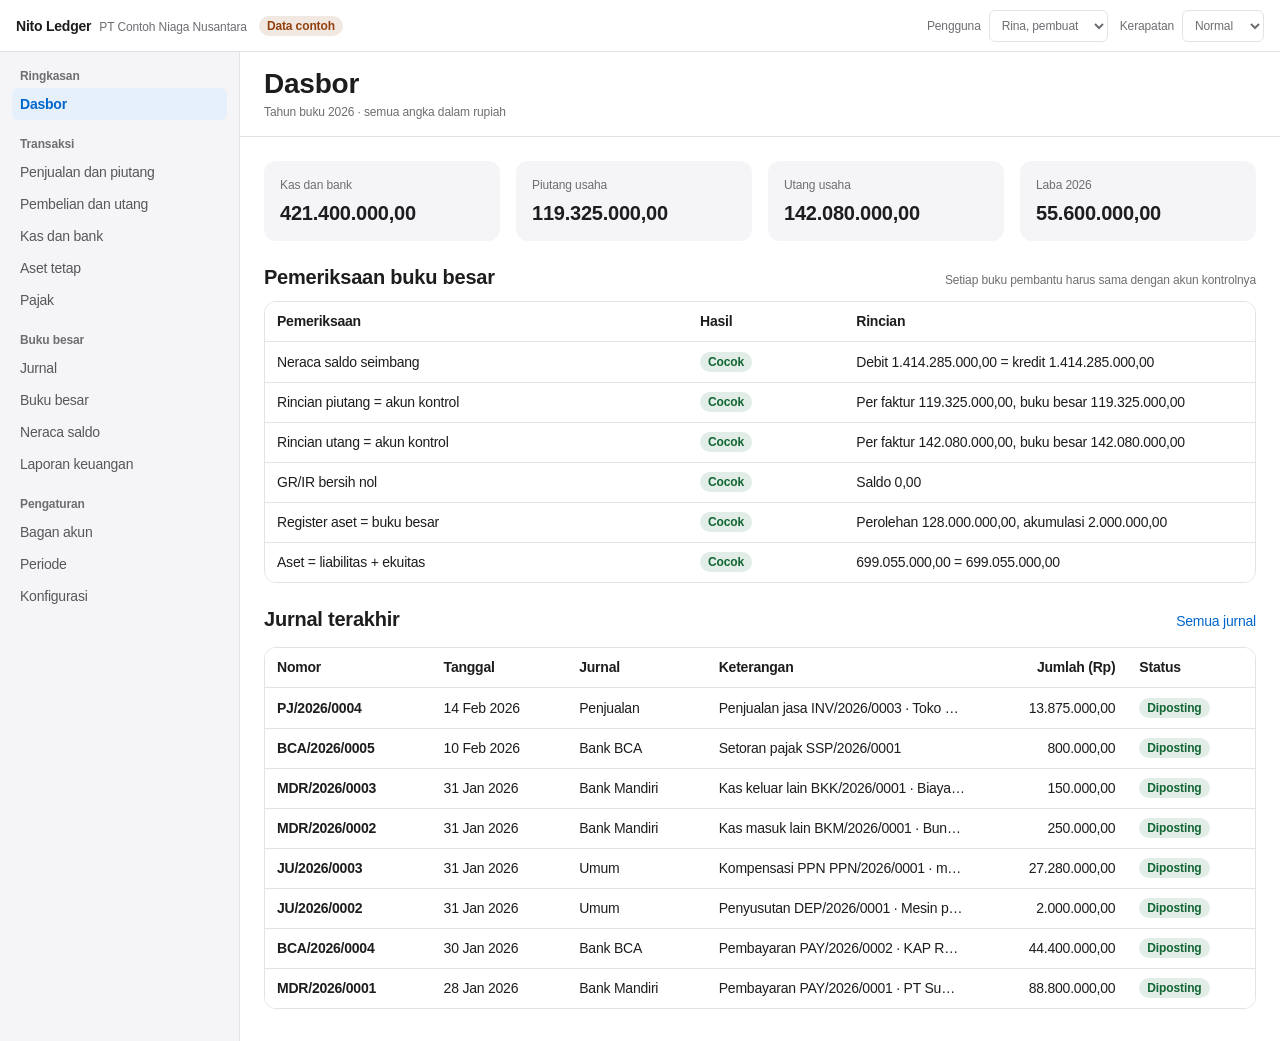
<file: example/ledger/index.html>
<!doctype html>
<meta charset="utf-8">
<meta name="viewport" content="width=device-width, initial-scale=1, viewport-fit=cover">
<title>Nito Ledger</title>
<meta name="claude:viewport-fit-sides" content="cover">
<style>
/* Dense-tool shell from nito-design references/erp.md: topbar 52, sidebar 240,
   sticky toolbar, table plus one inspector column. One accent, four semantic hues. */
:root{
  --ink:#1d1d1f; --ink-secondary:#57575c; --ink-muted:#6e6e73;
  --surface:#ffffff; --surface-alt:#f5f5f7; --hairline:#e3e3e7;
  --accent:#0066cc; --on-accent:#ffffff;
  --success:#116633; --warning:#92400e; --critical:#b91c1c; --neutral:#57575c;
  --row-h:40px;
  --radius-pill:980px; --radius-card:12px; --radius-tile:6px;
  --dur-hover:80ms; --dur-state:150ms; --ease:cubic-bezier(.4,0,.6,1);
  --font:-apple-system,BlinkMacSystemFont,"SF Pro Text","Segoe UI",Roboto,"Helvetica Neue",Arial,sans-serif;
}
@media (prefers-color-scheme:dark){:root:not([data-theme="light"]){
  --ink:#f5f5f7; --ink-secondary:#c7c7cc; --ink-muted:#a1a1a6;
  --surface:#1c1c1e; --surface-alt:#2c2c2e; --hairline:#3a3a3c;
  --accent:#2997ff; --on-accent:#000000;
  --success:#4ade80; --warning:#fbbf24; --critical:#f87171; --neutral:#a1a1a6; color-scheme:dark}}
:root[data-theme="dark"]{
  --ink:#f5f5f7; --ink-secondary:#c7c7cc; --ink-muted:#a1a1a6;
  --surface:#1c1c1e; --surface-alt:#2c2c2e; --hairline:#3a3a3c;
  --accent:#2997ff; --on-accent:#000000;
  --success:#4ade80; --warning:#fbbf24; --critical:#f87171; --neutral:#a1a1a6; color-scheme:dark}
[data-density="compact"]{--row-h:32px}
[data-density="comfortable"]{--row-h:48px}

*{box-sizing:border-box}
body{margin:0;background:var(--surface);color:var(--ink);font-family:var(--font);
  font-size:14px;line-height:1.2857742857;letter-spacing:-0.016em}
body::before{content:"";position:fixed;inset:0 0 auto;height:env(safe-area-inset-top,0px);z-index:10;background:var(--surface)}
button,input,select{font:inherit;letter-spacing:inherit;color:inherit}
a{color:var(--accent);text-decoration:none}
a:hover{text-decoration:underline}
:where(a,button,input,select,textarea,[tabindex]):focus-visible{outline:2px solid var(--accent);outline-offset:2px;border-radius:inherit}
h1,h2,h3,p{margin:0}
.meta{font-size:12px;line-height:1.3333733333;letter-spacing:-0.01em;color:var(--ink-muted)}

.app{display:grid;grid-template-columns:240px minmax(0,1fr);grid-template-rows:52px minmax(0,1fr);min-height:100vh}
.top{grid-column:1/-1;display:flex;align-items:center;gap:12px;border-bottom:1px solid var(--hairline);
  padding-left:max(16px,env(safe-area-inset-left,0px));padding-right:max(16px,env(safe-area-inset-right,0px))}
.brand{font-weight:600;white-space:nowrap}
.brand .meta{font-weight:400;margin-left:8px}
.top .grow{flex:1}
.top label{display:flex;align-items:center;gap:8px}
.top select{height:32px;padding:0 8px;border:1px solid var(--hairline);border-radius:var(--radius-tile);background:var(--surface)}

.side{background:var(--surface-alt);border-right:1px solid var(--hairline);padding-block:16px;
  padding-left:max(12px,env(safe-area-inset-left,0px));padding-right:12px}
.side h2{font-size:12px;line-height:1.3333733333;letter-spacing:-0.01em;font-weight:600;color:var(--ink-muted);padding:16px 8px 4px}
.side h2:first-child{padding-top:0}
.side ul{list-style:none;margin:0;padding:0}
.side a{display:block;height:32px;line-height:32px;padding:0 8px;border-radius:var(--radius-tile);color:var(--ink-secondary);white-space:nowrap}
.side a:hover{text-decoration:none;background:var(--hairline);transition:background var(--dur-hover) var(--ease)}
.side a[aria-current="page"]{color:var(--accent);font-weight:600;background:color-mix(in srgb,var(--accent) 10%,var(--surface))}

main{min-width:0}
.toolbar{position:sticky;top:env(safe-area-inset-top,0px);z-index:5;background:var(--surface);border-bottom:1px solid var(--hairline);
  display:flex;align-items:center;gap:16px;flex-wrap:wrap;padding-block:16px;padding-left:24px;padding-right:max(24px,env(safe-area-inset-right,0px))}
.toolbar>div:first-child{flex:1;min-width:0}
h1{font-size:28px;line-height:1.142854;font-weight:600}
.toolbar .meta{margin-top:4px}
.content{padding-block:24px 32px;padding-left:24px;padding-right:max(24px,env(safe-area-inset-right,0px))}

.split{display:grid;grid-template-columns:minmax(0,1fr) 320px;gap:24px;align-items:start}
.stmt .tw{max-height:none}
.col{display:flex;flex-direction:column;gap:24px;min-width:0}
.side-col{position:sticky;top:104px}
h2{font-size:20px;line-height:1.2;font-weight:600}
h3{font-size:14px;font-weight:600}
.block{display:flex;flex-direction:column;gap:12px;min-width:0}
.block-head{display:flex;align-items:baseline;justify-content:space-between;gap:12px;flex-wrap:wrap}

.kpis{display:grid;grid-template-columns:repeat(4,minmax(0,1fr));gap:16px}
.kpi{background:var(--surface-alt);border-radius:var(--radius-card);padding:16px;display:flex;flex-direction:column;gap:8px;min-width:0}
.kpi b{font-size:20px;line-height:1.2;font-weight:600;font-variant-numeric:tabular-nums;white-space:nowrap;overflow:hidden;text-overflow:ellipsis}

.tw{overflow:auto;max-height:70vh;border:1px solid var(--hairline);border-radius:var(--radius-card)}
table{border-collapse:separate;border-spacing:0;width:100%}
th,td{height:var(--row-h);padding:0 12px;text-align:left;white-space:nowrap;vertical-align:middle}
thead th{position:sticky;top:0;z-index:2;background:var(--surface);font-weight:600;border-bottom:1px solid var(--hairline)}
/* the identifying column stays put when a wide table scrolls sideways */
thead th:first-child{left:0;z-index:3}
tbody td:first-child,tfoot td:first-child{position:sticky;left:0;z-index:1}
tbody tr+tr td{border-top:1px solid var(--hairline)}
tbody td{background:var(--surface)}
tfoot td{font-weight:600;border-top:1px solid var(--hairline);background:var(--surface)}
.num{text-align:right;font-variant-numeric:tabular-nums}
.trunc{max-width:200px;overflow:hidden;text-overflow:ellipsis}
.id{font-weight:600}
tr[data-act]{cursor:pointer}
tr[data-act]:hover td{background:var(--surface-alt);transition:background var(--dur-hover) var(--ease)}
tr[aria-selected="true"] td{background:color-mix(in srgb,var(--accent) 10%,var(--surface))}
tr[aria-selected="true"] td:first-child{box-shadow:inset 2px 0 0 var(--accent)}
.neg{color:var(--critical)}
.empty{padding:24px;color:var(--ink-secondary);border:1px dashed var(--hairline);border-radius:var(--radius-card)}

.badge{display:inline-flex;align-items:center;height:20px;padding:0 8px;border-radius:var(--radius-pill);
  font-size:12px;line-height:1;letter-spacing:-0.01em;font-weight:600;
  background:color-mix(in srgb,var(--c) 12%,var(--surface));color:var(--c)}
.badge[data-status="success"]{--c:var(--success)}
.badge[data-status="warning"]{--c:var(--warning)}
.badge[data-status="critical"]{--c:var(--critical)}
.badge[data-status="neutral"]{--c:var(--neutral)}

.panel{background:var(--surface-alt);border-radius:var(--radius-card);padding:16px;display:flex;flex-direction:column;gap:16px;min-width:0}
.panel-head{display:flex;align-items:center;justify-content:space-between;gap:8px}
form{display:flex;flex-direction:column;gap:16px;min-width:0}
.fld{display:flex;flex-direction:column;gap:8px;min-width:0}
.fld label{font-weight:600}
.row2{display:grid;grid-template-columns:minmax(0,1fr) minmax(0,1fr);gap:12px}
input:not([type=checkbox]),select{height:var(--row-h);padding:0 12px;width:100%;min-width:0;
  border:1px solid var(--hairline);border-radius:var(--radius-tile);background:var(--surface)}
input[inputmode=decimal]{text-align:right;font-variant-numeric:tabular-nums}
input[aria-invalid="true"]{border-color:var(--critical)}
/* the box is drawn at 20px; the real input sits over it at 28px, the dense-tool minimum target */
.check{position:relative;display:flex;align-items:center;gap:8px;min-height:28px;cursor:pointer}
.check input{position:absolute;left:-4px;top:0;width:28px;height:28px;margin:0;opacity:0;cursor:pointer}
.check .box{width:20px;height:20px;flex:none;display:grid;place-items:center;
  border:1px solid var(--ink-muted);border-radius:var(--radius-tile);background:var(--surface)}
.check input:checked+.box{background:var(--accent);border-color:var(--accent)}
.check input:checked+.box::after{content:"";width:6px;height:10px;border:solid var(--on-accent);border-width:0 2px 2px 0;transform:translateY(-1px) rotate(45deg)}
.check input:focus-visible+.box{outline:2px solid var(--accent);outline-offset:2px}
.check input:disabled+.box{opacity:.4}
.check:has(input:disabled){cursor:not-allowed;color:var(--ink-muted)}
.block-head a{display:inline-flex;align-items:center;min-height:28px}
.help{font-size:12px;line-height:1.3333733333;letter-spacing:-0.01em;color:var(--ink-muted)}
.help.err{color:var(--critical)}
.actions{display:flex;flex-direction:row;align-items:center;gap:8px;flex-wrap:wrap}
.toolbar select,.toolbar input{width:auto}
.btn{height:var(--row-h);padding:0 16px;border:0;border-radius:var(--radius-pill);background:var(--accent);color:var(--on-accent);
  font-weight:600;cursor:pointer;transition:filter var(--dur-state) var(--ease)}
.btn:hover{filter:brightness(1.08)}
.btn--ghost{background:var(--surface);color:var(--accent);border:1px solid var(--hairline)}
.btn--danger{background:var(--critical);color:var(--surface)}
.btn--sm{height:28px;padding:0 12px}
.note{border-radius:var(--radius-tile);padding:12px;background:color-mix(in srgb,var(--c) 12%,var(--surface));display:flex;flex-direction:column;gap:4px}
.note ul{margin:0;padding-left:16px}
.note--ok{--c:var(--success)} .note--bad{--c:var(--critical)}
.note strong{color:var(--c)}
dl{display:grid;grid-template-columns:auto minmax(0,1fr);gap:8px 16px;margin:0}
dt{color:var(--ink-muted)} dd{margin:0;min-width:0;overflow-wrap:anywhere}
dd.num{text-align:left}
.lines td{height:32px}
/* fixed layout: the account name gives way, the amount never does */
.lines table{table-layout:fixed}
.lines th:nth-child(2){width:24px}
.lines th:nth-child(3){width:128px}
.lines .acct,.lines tfoot td:first-child{overflow:hidden;text-overflow:ellipsis}
.lines tr.cr td:first-child{padding-left:24px}
.lines td:nth-child(2){color:var(--ink-muted);padding-inline:4px}
.stmt td:first-child{padding-left:24px}
.stmt tr.grp td{font-weight:600;padding-left:12px;color:var(--ink-secondary)}
.stmt tr.tot td{font-weight:600}
.statements{display:grid;grid-template-columns:minmax(0,1fr) minmax(0,1fr);gap:24px}

@media (max-width:1068px){
  .split,.statements{grid-template-columns:minmax(0,1fr)}
  .side-col{position:static}
  .kpis{grid-template-columns:repeat(2,minmax(0,1fr))}
}
@media (max-width:760px){
  .app{grid-template-columns:minmax(0,1fr);grid-template-rows:auto auto minmax(0,1fr)}
  .top{flex-wrap:wrap;padding-block:8px}
  .side{border-right:0;border-bottom:1px solid var(--hairline);overflow-x:auto;padding-block:8px;
    padding-right:max(16px,env(safe-area-inset-right,0px));padding-left:max(16px,env(safe-area-inset-left,0px))}
  .side h2{display:none}
  .side nav{display:flex;gap:4px}
  .side ul{display:flex;gap:4px}
  .toolbar,.content{padding-left:max(16px,env(safe-area-inset-left,0px));padding-right:max(16px,env(safe-area-inset-right,0px))}
  .toolbar{flex-direction:column;align-items:stretch;gap:12px}
  h1{font-size:20px;line-height:1.2}
  .row2{grid-template-columns:minmax(0,1fr)}
}
@media (prefers-reduced-motion:reduce){*{transition:none!important}}
</style>

<div class="app">
  <header class="top">
    <p class="brand">Nito Ledger<span class="meta" id="company"></span></p>
    <span class="badge" data-status="warning">Data contoh</span>
    <span class="grow"></span>
    <label class="meta" for="user">Pengguna
      <select id="user"><option value="rina">Rina, pembuat</option><option value="budi">Budi, penyetuju</option></select></label>
    <label class="meta" for="density">Kerapatan
      <select id="density"><option value="compact">Rapat</option><option value="">Normal</option><option value="comfortable">Longgar</option></select></label>
  </header>
  <aside class="side"><nav id="nav" aria-label="Menu"></nav></aside>
  <main id="main"><div class="content"><p class="meta">Memuat bagan akun…</p></div></main>
</div>

<script type="module">
// Every posting below goes through the posting core shipped in the
// nito-accounting skill, unchanged. This page only adds the documents, the
// screens and the in-browser "database" (state + localStorage).
import * as core from "../../skills/nito-accounting/assets/posting-core.mjs";
const COA_URL = "../../skills/nito-accounting/assets/coa-template-id.json";
const STORE = "nito-ledger-v1";
document.documentElement.lang = "id";

// ---------------------------------------------------------------- config
const USERS = { rina: "Rina", budi: "Budi" };
// Journals for documents. Each cash or bank account is a journal of its own
// (state.cashbanks), so receipts and payments are numbered per account.
const JOURNALS = { PJ: "Penjualan", PB: "Pembelian", JU: "Umum" };
const KINDS = {
  sale:             { label: "Penjualan barang", journal: "PJ", prefix: "INV" },
  service:          { label: "Penjualan jasa", journal: "PJ", prefix: "INV" },
  receipt:          { label: "Penerimaan", journal: "cash", prefix: "RCV" },
  purchase:         { label: "Pembelian barang", journal: "PB", prefix: "BILL" },
  purchase_service: { label: "Pembelian jasa", journal: "PB", prefix: "BILL" },
  asset:            { label: "Pembelian aset tetap", journal: "PB", prefix: "BILL" },
  payment:          { label: "Pembayaran", journal: "cash", prefix: "PAY" },
  transfer:         { label: "Transfer kas/bank", journal: "cash", prefix: "TRF" },
  cash_in:          { label: "Kas masuk lain", journal: "cash", prefix: "BKM" },
  cash_out:         { label: "Kas keluar lain", journal: "cash", prefix: "BKK" },
  ppn_settlement:   { label: "Kompensasi PPN", journal: "JU", prefix: "PPN" },
  tax_payment:      { label: "Setoran pajak", journal: "cash", prefix: "SSP" },
  depreciation:     { label: "Penyusutan", journal: "JU", prefix: "DEP" },
};
const METHODS = { transfer: "Transfer bank", cash: "Tunai", giro: "Cek / giro" };
const AR_KINDS = ["sale", "service"], AP_KINDS = ["purchase", "purchase_service", "asset"];
// The company adapts the skill's template: accounts the template does not carry.
const EXTRA_ACCOUNTS = [
  { code: "1-1210", name: "Bank Mandiri", type: "asset", normal_balance: "debit" },
  { code: "6-3000", name: "Beban Administrasi Bank", type: "expense", normal_balance: "debit" },
  { code: "7-1000", name: "Pendapatan Bunga Bank", type: "temporary", normal_balance: "credit" },
  { code: "1-1750", name: "PPN Lebih Bayar", type: "asset", normal_balance: "debit" },
  { code: "2-1150", name: "Barang Diterima Belum Ditagih (GR/IR)", type: "liability", normal_balance: "credit" },
  { code: "2-1410", name: "Utang PPN", type: "liability", normal_balance: "credit" },
  { code: "6-1000", name: "Beban Jasa Profesional", type: "expense", normal_balance: "debit" },
  { code: "6-2000", name: "Beban Penyusutan", type: "expense", normal_balance: "debit" },
];
// Account determination: role key -> account. The engine never reads a code.
const ROLES = {
  bank: ["Kas/bank bawaan", "1-1200"], bank_charges: ["Biaya bank", "6-3000"],
  receivable: ["Piutang usaha", "1-1300"], payable: ["Utang usaha", "2-1100"],
  sales: ["Penjualan barang", "4-1000"], service_revenue: ["Pendapatan jasa", "4-2000"],
  tax_output_ppn: ["PPN Keluaran", "2-1400"], tax_input_ppn: ["PPN Masukan", "1-1700"],
  ppn_payable: ["Utang PPN", "2-1410"], ppn_receivable: ["PPN Lebih Bayar", "1-1750"],
  prepaid_tax_22_23_25: ["PPh dibayar di muka", "1-1800"], wht_payable_23: ["Utang PPh 23", "2-1510"],
  cogs: ["HPP", "5-0000"], inventory: ["Persediaan", "1-1500"], stock_received_not_billed: ["GR/IR", "2-1150"],
  service_expense: ["Beban jasa", "6-1000"], fixed_asset: ["Aset tetap", "1-2100"],
  accumulated_depreciation: ["Akumulasi penyusutan", "1-2190"], depreciation_expense: ["Beban penyusutan", "6-2000"],
};
// Effective-dated tax parameters (nito-accounting references/values-to-verify.md).
const TAX = [
  { code: "PPN", from: "2025-01-01", num: "132", den: "1200", label: "12% x DPP nilai lain 11/12 (efektif 11%)",
    source: "UU 7/2021 Pasal 7; PMK 131/2024", status: "Terverifikasi s.d. pertengahan 2026, cek ulang" },
  { code: "PPh 23", from: "2009-01-01", num: "2", den: "100", label: "2% atas jasa, dari DPP",
    source: "UU 36/2008 Pasal 23", status: "Teks 2008; dasar tanpa PPN belum terverifikasi" },
];
const TYPES = ["asset", "contra_asset", "liability", "equity", "contra_equity", "revenue", "contra_revenue", "expense", "temporary", "suspense"];
const TYPE_ID = { asset: "Aset", contra_asset: "Kontra aset", liability: "Liabilitas", equity: "Ekuitas", contra_equity: "Kontra ekuitas",
  revenue: "Pendapatan", contra_revenue: "Kontra pendapatan", expense: "Beban", temporary: "Sementara", suspense: "Penampung" };

// ---------------------------------------------------------------- helpers
let state, coa;
const ui = { sel: null, flash: null, f: { asOf: "2026-12-31", from: "2026-01-01", to: "2026-12-31", account: "1-1200", jstatus: "", journal: "" } };
const M = (s) => core.toMinor(s), S = (m) => core.fromMinor(m);
const esc = (s) => String(s ?? "").replace(/[&<>"']/g, (c) => ({ "&": "&amp;", "<": "&lt;", ">": "&gt;", '"': "&quot;", "'": "&#39;" }[c]));
const uid = () => globalThis.crypto?.randomUUID?.() ?? Math.random().toString(36).slice(2) + Date.now().toString(36);
const txt = (m) => { const neg = m < 0n, [i, f] = S(neg ? -m : m).split("."); const t = BigInt(i).toLocaleString("id-ID") + "," + f; return neg ? `(${t})` : t; };
const fmt = (m) => (m < 0n ? `<span class="neg">${txt(m)}</span>` : txt(m));
const MON = ["Jan", "Feb", "Mar", "Apr", "Mei", "Jun", "Jul", "Agu", "Sep", "Okt", "Nov", "Des"];
const dfmt = (iso) => { const [y, m, d] = iso.split("-"); return `${d} ${MON[+m - 1]} ${y}`; };
const today = () => { const d = new Date(); return `${d.getFullYear()}-${String(d.getMonth() + 1).padStart(2, "0")}-${String(d.getDate()).padStart(2, "0")}`; };
const lastDay = (ym) => { const [y, m] = ym.split("-").map(Number); return `${ym}-${String(new Date(y, m, 0).getDate()).padStart(2, "0")}`; };
const addDays = (iso, n) => { const d = new Date(iso + "T00:00:00Z"); d.setUTCDate(d.getUTCDate() + n); return d.toISOString().slice(0, 10); };
const defDate = () => { const t = today(); return t.startsWith(String(state.company.fiscal_year)) ? t : `${state.company.fiscal_year}-12-31`; };
const role = (r) => state.defaults[r];
const acct = (code) => state.accounts[code];
const aname = (code) => (acct(code) ? `${code} ${acct(code).name}` : code);
const party = (id) => [...state.customers, ...state.suppliers].find((p) => p.id === id)?.name ?? "";
const cbOf = (id) => state.cashbanks.find((c) => c.id === id);
const jname = (code) => JOURNALS[code] ?? cbOf(code)?.name ?? code;
const cbBal = (c, to) => bal(c.account, to);
class FieldErr extends Error { constructor(field, msg) { super(msg); this.field = field; } }

function money(raw, field, { zero = false } = {}) {
  const s = String(raw ?? "").replace(/\s/g, "").replace(/\./g, "").replace(",", ".");
  if (!/^\d+(\.\d{1,2})?$/.test(s)) throw new FieldErr(field, "Isi nominal, contoh 95.000.000 atau 1.250,50");
  const v = S(M(s));
  if (!zero && M(v) === 0n) throw new FieldErr(field, "Nominal harus lebih dari nol");
  return v;
}
function dateField(v, field = "date") {
  if (!/^\d{4}-\d{2}-\d{2}$/.test(v ?? "")) throw new FieldErr(field, "Pilih tanggal");
  return v;
}
function taxAmt(code, base, date) {
  const p = state.tax.filter((t) => t.code === code && t.from <= date).sort((a, b) => b.from.localeCompare(a.from))[0];
  if (!p) throw new Error(`Tidak ada tarif ${code} yang berlaku pada ${dfmt(date)}`);
  return core.percentOf(base, BigInt(p.num), BigInt(p.den));
}
function save() { try { localStorage.setItem(STORE, JSON.stringify(state)); } catch {} }

// ---------------------------------------------------------------- the "database"
function fresh() {
  const accounts = {};
  for (const a of [...coa.accounts, ...EXTRA_ACCOUNTS])
    accounts[a.code] = { code: a.code, name: a.name, type: a.type, normal_balance: a.normal_balance,
      control: a.control ?? null, closing_only: !!a.zero_outside_closing, active: true, postable: true };
  accounts["1-1200"].name = "Bank BCA";
  const periods = {};
  for (let m = 1; m <= 12; m++) periods[`2026-${String(m).padStart(2, "0")}`] = "open";
  return { v: 2, company: { name: "PT Contoh Niaga Nusantara", pkp: true, fiscal_year: 2026, term_days: 30 },
    user: "rina", accounts, defaults: Object.fromEntries(Object.entries(ROLES).map(([k, [, c]]) => [k, c])),
    periods, seq: {}, entries: [], docs: [], tax: TAX.map((t) => ({ ...t })),
    // payment journals: one per cash or bank account; numbers are examples
    cashbanks: [
      { id: "BCA", name: "Bank BCA", account: "1-1200", kind: "bank", number: "0123 456 789" },
      { id: "MDR", name: "Bank Mandiri", account: "1-1210", kind: "bank", number: "130 00 1234567 8" },
      { id: "KAS", name: "Kas kecil", account: "1-1100", kind: "cash", number: "" },
    ],
    recon: {}, statements: {},
    customers: [{ id: "C1", name: "CV Mitra Sejahtera" }, { id: "C2", name: "PT Andalas Logistik" }, { id: "C3", name: "Toko Sinar Jaya" }],
    suppliers: [{ id: "S1", name: "PT Sumber Makmur" }, { id: "S2", name: "KAP Rekan dan Mitra" }, { id: "S3", name: "PT Teknik Prima" }] };
}

// One database transaction: every change inside fn is undone if it fails,
// including the numbering counters, so document and journal numbers stay gapless.
function tx(fn) {
  const snap = JSON.stringify(state);
  let r;
  try { r = fn(); } catch (e) { r = { ok: false, errors: [e.message], field: e.field }; }
  if (!r?.ok) state = JSON.parse(snap); else save();
  return r;
}
function nextNo(prefix, date) {
  const y = date.slice(0, 4), k = `${prefix}-${y}`, n = state.seq[k] ?? 1;
  state.seq[k] = n + 1;
  return `${prefix}/${y}/${String(n).padStart(4, "0")}`;
}
function ctx() {
  const accounts = {};
  for (const a of Object.values(state.accounts)) accounts[a.code] = { active: a.active, postable: a.postable, control: !!a.control };
  return { accounts, isPeriodOpen: (d) => state.periods[d.slice(0, 7)] === "open" };
}
// The posting transaction of references/starter-implementation.md, in memory:
// idempotency check, validateEntry, take the next number, insert.
function postEntry(entry, journal) {
  const prev = state.entries.find((e) => e.idempotency_key === entry.idempotency_key && e.status !== "draft");
  if (prev) return { ok: true, entry: prev, replay: true };
  const v = core.validateEntry(entry, ctx());
  if (!v.ok) return v;
  const posted = { ...entry, journal, status: "posted", entry_number: nextNo(journal, entry.posting_date), total: v.total };
  const i = state.entries.indexOf(entry);
  if (i >= 0) state.entries[i] = posted; else state.entries.push(posted);
  return { ok: true, entry: posted };
}
function postEvent(event_type, amounts, head, defaults = state.defaults) {
  const clean = Object.fromEntries(Object.entries(amounts).filter(([, v]) => v && M(v) > 0n));
  const b = core.buildEntry({ event_type, amounts: clean, ...head }, defaults);
  if (!b.ok) return b;
  for (const l of b.entry.lines) {
    const c = acct(l.account)?.control;
    if (c === "customer" || c === "supplier") l.party = head.party;
  }
  return postEntry(b.entry, head.journal);
}
// A module document: number it, post its events, keep the journal numbers on it.
// A cash document posts in the journal of the cash or bank account it names,
// and that account fills the "bank" role: the user picked the journal, the
// module never names an account.
function makeDoc(kind, fields, postings) {
  const prev = fields.token && state.docs.find((d) => d.token === fields.token && d.status === "open");
  if (prev) return { ok: true, doc: prev, flash: `${prev.no} sudah diposting sebelumnya. Kirim ulang tidak membuat jurnal kedua.` };
  const k = KINDS[kind], no = nextNo(k.prefix, fields.date);
  let journal = k.journal, defaults = state.defaults;
  if (journal === "cash") {
    const cb = cbOf(fields.cb);
    if (!cb) return { ok: false, errors: ["Pilih kas atau bank"], field: "cb" };
    journal = cb.id; defaults = { ...state.defaults, bank: cb.account };
  }
  const doc = { kind, no, status: "open", entries: [], ...fields };
  const who = fields.party ? ` · ${party(fields.party)}` : "";
  for (const [ev, amounts, suffix, extra] of postings(doc)) {
    const r = postEvent(ev, amounts, { idempotency_key: `${no}:${suffix}`, source_type: kind, source_id: no,
      posting_date: fields.date, document_date: fields.date, created_by: state.user, journal,
      party: fields.party ?? undefined, description: `${k.label} ${no}${who}${fields.memo ? " · " + fields.memo : ""}` },
      extra ? { ...defaults, ...extra } : defaults);
    if (!r.ok) return r;
    doc.entries.push(r.entry.entry_number);
  }
  state.docs.push(doc);
  return { ok: true, doc, sel: { type: "doc", id: no }, flash: `${no} diposting sebagai ${doc.entries.join(" dan ")}.` };
}
function reverseInto(e, date, why) {
  const rev = core.reverseEntry(e, { posting_date: date, idempotency_key: `${e.idempotency_key}:rev`, created_by: state.user });
  rev.description = `${why} (membalik ${e.entry_number})`;
  delete rev.total;
  const r = postEntry(rev, e.journal);
  if (!r.ok) return r;
  e.status = "reversed"; e.reversed_by = r.entry.entry_number;
  return r;
}

// ---------------------------------------------------------------- queries
const live = () => state.entries.filter((e) => e.status !== "draft");
const sorted = (list) => [...list].sort((a, b) => a.posting_date.localeCompare(b.posting_date) || String(a.entry_number).localeCompare(String(b.entry_number)));
function bal(code, to, from) {
  let m = 0n;
  if (!code) return m;
  for (const e of live()) {
    if ((to && e.posting_date > to) || (from && e.posting_date < from)) continue;
    for (const l of e.lines) if (l.account === code) m += M(l.debit) - M(l.credit);
  }
  return m;
}
const debitNormal = (a) => a.normal_balance === "debit" || (a.normal_balance === "either" && ["asset", "expense", "suspense"].includes(a.type));
const natural = (a, m) => (debitNormal(a) ? m : -m);
const applied = (no) => state.docs.filter((d) => d.status === "open" && d.ref === no && (d.kind === "receipt" || d.kind === "payment")).reduce((s, d) => s + M(d.amount), 0n);
const openAmt = (d) => M(d.total) - applied(d.no);
const arDocs = () => state.docs.filter((d) => AR_KINDS.includes(d.kind));
const apDocs = () => state.docs.filter((d) => AP_KINDS.includes(d.kind));
const sumOpen = (list) => list.filter((d) => d.status === "open").reduce((s, d) => s + openAmt(d), 0n);
const fyStart = () => `${state.company.fiscal_year}-01-01`, fyEnd = () => `${state.company.fiscal_year}-12-31`;

function pl(from, to) {
  const g = { rev: [], cogs: [], opex: [], other: [] };
  for (const a of Object.values(state.accounts).sort((x, y) => x.code.localeCompare(y.code))) {
    const m = bal(a.code, to, from);
    if (m === 0n || a.closing_only) continue;
    if (a.type === "revenue" || a.type === "contra_revenue") g.rev.push([a, -m]);
    else if (a.code === role("cogs")) g.cogs.push([a, m]);
    else if (a.type === "expense") g.opex.push([a, m]);
    else if (a.type === "temporary") g.other.push([a, -m]);
  }
  const t = (rows) => rows.reduce((s, [, v]) => s + v, 0n);
  const gross = t(g.rev) - t(g.cogs);
  return { ...g, tRev: t(g.rev), tCogs: t(g.cogs), gross, tOpex: t(g.opex), tOther: t(g.other), net: gross - t(g.opex) + t(g.other) };
}
function bs(to) {
  const g = { a: [], l: [], e: [] };
  for (const a of Object.values(state.accounts).sort((x, y) => x.code.localeCompare(y.code))) {
    const m = bal(a.code, to);
    if (m === 0n) continue;
    if (["asset", "contra_asset", "suspense"].includes(a.type)) g.a.push([a, m]);
    else if (a.type === "liability") g.l.push([a, -m]);
    else if (a.type === "equity" || a.type === "contra_equity") g.e.push([a, -m]);
  }
  const profit = pl(fyStart(), to).net;
  const t = (rows) => rows.reduce((s, [, v]) => s + v, 0n);
  return { ...g, profit, tA: t(g.a), tL: t(g.l), tE: t(g.e) + profit };
}
// Rule 8 of the skill: every subledger equals its control account.
function checks() {
  const tb = core.trialBalance(state.entries);
  const ar = sumOpen(arDocs()), arGL = bal(role("receivable"));
  const ap = sumOpen(apDocs()), apGL = -bal(role("payable"));
  const grir = bal(role("stock_received_not_billed"));
  const assets = state.docs.filter((d) => d.kind === "asset" && d.status === "open");
  const cost = assets.reduce((s, d) => s + M(d.dpp), 0n), costGL = bal(role("fixed_asset"));
  const dep = state.docs.filter((d) => d.kind === "depreciation" && d.status === "open").reduce((s, d) => s + M(d.amount), 0n);
  const depGL = -bal(role("accumulated_depreciation"));
  const b = bs(fyEnd());
  return [
    { name: "Neraca saldo seimbang", ok: tb.balanced, detail: `Debit ${txt(M(tb.total_debit))} = kredit ${txt(M(tb.total_credit))}` },
    { name: "Rincian piutang = akun kontrol", ok: ar === arGL, detail: `Per faktur ${txt(ar)}, buku besar ${txt(arGL)}` },
    { name: "Rincian utang = akun kontrol", ok: ap === apGL, detail: `Per faktur ${txt(ap)}, buku besar ${txt(apGL)}` },
    { name: "GR/IR bersih nol", ok: grir === 0n, detail: `Saldo ${txt(grir)}` },
    { name: "Register aset = buku besar", ok: cost === costGL && dep === depGL, detail: `Perolehan ${txt(cost)}, akumulasi ${txt(dep)}` },
    { name: "Aset = liabilitas + ekuitas", ok: b.tA === b.tL + b.tE, detail: `${txt(b.tA)} = ${txt(b.tL + b.tE)}` },
  ];
}

// ---------------------------------------------------------------- commands
function newParty(f, list, prefix) {
  if (f.party !== "__new") return f.party;
  const name = (f.new_party ?? "").trim();
  if (!name) throw new FieldErr("new_party", "Isi nama untuk pihak baru");
  const id = prefix + (list.length + 1);
  list.push({ id, name });
  return id;
}
function submitSale(f) {
  const date = dateField(f.date), dpp = money(f.dpp, "dpp");
  const cost = f.kind === "sale" && f.cost ? money(f.cost, "cost", { zero: true }) : "0.00";
  return tx(() => {
    const p = newParty(f, state.customers, "C");
    const ppn = state.company.pkp ? taxAmt("PPN", dpp, date) : "0.00";
    const total = S(M(dpp) + M(ppn));
    return makeDoc(f.kind, { token: f.token, date, due: addDays(date, state.company.term_days), party: p, dpp, ppn, total, cost, memo: f.memo?.trim() }, () => [
      f.kind === "sale"
        ? ["sale_invoice", { receivable: total, sales: dpp, tax_output_ppn: ppn }, "post"]
        : ["service_invoice", { receivable: total, service_revenue: dpp, tax_output_ppn: ppn }, "post"],
      ...(M(cost) > 0n ? [["sale_cogs", { cogs: cost, inventory: cost }, "cogs"]] : []),
    ]);
  });
}
function submitPurchase(f) {
  const date = dateField(f.date), dpp = money(f.dpp, "dpp");
  return tx(() => {
    const p = newParty(f, state.suppliers, "S");
    const ppn = f.pkp === "on" ? taxAmt("PPN", dpp, date) : "0.00";
    const total = S(M(dpp) + M(ppn));
    // A company that is not PKP cannot credit input PPN: the PPN becomes part of the cost (P4).
    const credit = state.company.pkp, cost = credit ? dpp : total, input = credit ? ppn : "0.00";
    return makeDoc(f.kind, { token: f.token, date, due: addDays(date, state.company.term_days), party: p, dpp, ppn, total, memo: f.memo?.trim() }, () =>
      f.kind === "purchase"
        ? [["goods_receipt", { inventory: cost, stock_received_not_billed: cost }, "gr"],
           ["vendor_invoice", { stock_received_not_billed: cost, tax_input_ppn: input, payable: total }, "post"]]
        : [["vendor_service_invoice", { service_expense: cost, tax_input_ppn: input, payable: total }, "post"]]);
  });
}
function submitAsset(f) {
  const date = dateField(f.date), dpp = money(f.dpp, "dpp"), residual = money(f.residual, "residual", { zero: true });
  const months = Number(f.months);
  if (!Number.isInteger(months) || months < 1) throw new FieldErr("months", "Isi umur dalam bulan, angka bulat");
  if (M(residual) >= M(dpp)) throw new FieldErr("residual", "Nilai sisa harus di bawah harga perolehan");
  const name = (f.name ?? "").trim();
  if (!name) throw new FieldErr("name", "Isi nama aset");
  return tx(() => {
    const p = newParty(f, state.suppliers, "S");
    const ppn = f.pkp === "on" ? taxAmt("PPN", dpp, date) : "0.00";
    const total = S(M(dpp) + M(ppn));
    const credit = state.company.pkp, cost = credit ? dpp : total;
    return makeDoc("asset", { token: f.token, date, due: addDays(date, state.company.term_days), party: p, name, dpp: cost, ppn, total, residual, months, memo: name }, () =>
      [["asset_acquisition", { fixed_asset: cost, tax_input_ppn: credit ? ppn : "0.00", payable: total }, "post"]]);
  });
}
function settle(f, kind) {
  const isR = kind === "receipt";
  const d = state.docs.find((x) => x.no === f.ref && x.status === "open" && (isR ? AR_KINDS : AP_KINDS).includes(x.kind));
  if (!d) throw new FieldErr("ref", "Pilih faktur yang masih terbuka");
  const date = dateField(f.date);
  if (date < d.date) throw new FieldErr("date", "Tanggal sebelum tanggal faktur");
  const svc = isR ? "service" : "purchase_service";
  const withhold = f.pph23 === "on";
  if (withhold && d.kind !== svc) throw new FieldErr("pph23", "PPh 23 hanya dipotong atas jasa");
  if (withhold && state.docs.some((x) => x.status === "open" && x.ref === d.no && M(x.pph) > 0n)) throw new FieldErr("pph23", "PPh 23 faktur ini sudah dipotong");
  const pph = withhold ? taxAmt("PPh 23", d.dpp, date) : "0.00";
  const bank = money(f.bank, "bank");
  const charges = f.charges ? money(f.charges, "charges", { zero: true }) : "0.00";
  if (!cbOf(f.cb)) throw new FieldErr("cb", "Pilih kas atau bank");
  if (!METHODS[f.method]) throw new FieldErr("method", "Pilih metode");
  // A receipt: the customer's payment covers what lands in the bank, the PPh 23
  // they cut and any fee the bank took. A payment: the invoice is settled by
  // what leaves the bank plus the PPh 23 withheld; a fee comes on top.
  const amt = isR ? M(bank) + M(pph) + M(charges) : M(bank) + M(pph) - M(charges);
  if (amt <= 0n) throw new FieldErr("bank", "Jumlah yang dilunasi harus lebih dari nol");
  if (amt > openAmt(d)) throw new FieldErr("bank", `Melunasi ${txt(amt)}, melebihi sisa ${txt(openAmt(d))}`);
  const fields = { token: f.token, date, party: d.party, ref: d.no, cb: f.cb, method: f.method,
    ref_no: (f.ref_no ?? "").trim(), bank, pph, charges, amount: S(amt), memo: (f.ref_no ?? "").trim() };
  return tx(() => makeDoc(kind, fields, () => [isR
    ? ["receipt_in", { bank, prepaid_tax_22_23_25: pph, bank_charges: charges, receivable: S(amt) }, "post"]
    : ["payment_out", { payable: S(amt), bank_charges: charges, bank, wht_payable_23: pph }, "post"]]));
}
function transfer(f) {
  const date = dateField(f.date), from = cbOf(f.from), to = cbOf(f.to), amount = money(f.amount, "amount");
  if (!from) throw new FieldErr("from", "Pilih rekening asal");
  if (!to || to === from) throw new FieldErr("to", "Pilih rekening tujuan yang lain");
  return tx(() => makeDoc("transfer", { token: f.token, date, cb: from.id, to: to.id, amount, memo: `${from.name} ke ${to.name}` },
    () => [["cash_transfer", { bank_in: amount, bank_out: amount }, "post", { bank_in: to.account, bank_out: from.account }]]));
}
function cashOther(f) {
  const date = dateField(f.date), amount = money(f.amount, "amount"), a = acct(f.account);
  if (!cbOf(f.cb)) throw new FieldErr("cb", "Pilih kas atau bank");
  // the counterpart of a statement line may not be a control account or
  // another cash account: those move only through their own documents
  if (!a || !a.active || a.control || state.cashbanks.some((c) => c.account === a.code)) throw new FieldErr("account", "Pilih akun pendapatan, beban atau akun lain non-kontrol");
  const memo = (f.memo ?? "").trim();
  if (!memo) throw new FieldErr("memo", "Isi keterangan");
  const kind = f.dir === "in" ? "cash_in" : "cash_out";
  return tx(() => makeDoc(kind, { token: f.token, date, cb: f.cb, account: a.code, amount, memo }, () =>
    [[kind === "cash_in" ? "cash_receipt_other" : "cash_payment_other", { bank: amount, counterpart: amount }, "post", { counterpart: a.code }]]));
}
// Reconciliation marks a bank line as matched to the statement. It is a record
// beside the ledger, like Odoo's reconciliation lines: the posted entry itself
// is never touched.
function toggleCleared(key) {
  tx(() => { if (state.recon[key]) delete state.recon[key]; else state.recon[key] = today(); return { ok: true }; });
}
function saveStatement(f) {
  const c = cbOf(f.cb);
  if (!c) throw new FieldErr("cb", "Pilih rekening");
  const date = dateField(f.date), balance = money(f.balance, "balance", { zero: true });
  return tx(() => { state.statements[c.id] = { date, balance }; return { ok: true, flash: `Saldo rekening koran ${c.name} per ${dfmt(date)} disimpan.` }; });
}
function runDepreciation(f) {
  const month = f.month;
  if (!/^\d{4}-\d{2}$/.test(month ?? "")) throw new FieldErr("month", "Pilih bulan");
  return tx(() => {
    const done = [], skip = [];
    for (const a of state.docs.filter((d) => d.kind === "asset" && d.status === "open")) {
      if (a.date.slice(0, 7) > month) continue;
      const deps = state.docs.filter((d) => d.kind === "depreciation" && d.status === "open" && d.ref === a.no);
      if (deps.some((d) => d.month === month)) { skip.push(`${a.name}: ${month} sudah diposting`); continue; }
      if (deps.length >= a.months) { skip.push(`${a.name}: sudah habis disusutkan`); continue; }
      // straight line; the last month takes the rounding remainder
      const base = M(a.dpp) - M(a.residual), per = base / BigInt(a.months);
      const amt = deps.length === a.months - 1 ? base - per * BigInt(a.months - 1) : per;
      const r = makeDoc("depreciation", { token: `dep:${a.no}:${month}`, date: lastDay(month), month, ref: a.no, amount: S(amt), memo: a.name },
        () => [["depreciation", { depreciation_expense: S(amt), accumulated_depreciation: S(amt) }, "post"]]);
      if (!r.ok) return r;
      done.push(`${a.name} ${txt(amt)} (${r.doc.entries[0]})`);
    }
    if (!done.length && !skip.length) return { ok: false, errors: ["Tidak ada aset yang diperoleh sampai bulan ini"] };
    if (!done.length) return { ok: false, errors: skip };
    return { ok: true, flash: `Penyusutan ${month} diposting: ${done.join("; ")}.${skip.length ? " Dilewati: " + skip.join("; ") : ""}` };
  });
}
function settlePPN(f) {
  const month = f.month;
  if (!/^\d{4}-\d{2}$/.test(month ?? "")) throw new FieldErr("month", "Pilih masa pajak");
  const end = lastDay(month);
  return tx(() => {
    const out = -bal(role("tax_output_ppn"), end), inp = bal(role("tax_input_ppn"), end);
    if (out <= 0n && inp <= 0n) return { ok: false, errors: [`Tidak ada saldo PPN Keluaran atau Masukan sampai ${dfmt(end)}`] };
    const diff = out - inp;
    return makeDoc("ppn_settlement", { token: `ppn:${month}`, date: end, month, out: S(out), inp: S(inp), amount: S(diff < 0n ? -diff : diff), memo: `masa ${month}` }, () =>
      [["ppn_settlement", { tax_output_ppn: S(out), tax_input_ppn: S(inp),
        ppn_payable: diff > 0n ? S(diff) : undefined, ppn_receivable: diff < 0n ? S(-diff) : undefined }, "post"]]);
  });
}
function payTax(f) {
  const date = dateField(f.date);
  return tx(() => {
    const ppn = -bal(role("ppn_payable"), date), pph = -bal(role("wht_payable_23"), date);
    const p1 = ppn > 0n ? ppn : 0n, p2 = pph > 0n ? pph : 0n;
    if (!p1 && !p2) return { ok: false, errors: [`Tidak ada Utang PPN atau PPh 23 per ${dfmt(date)}`] };
    return makeDoc("tax_payment", { token: f.token, date, cb: f.cb, ppn: S(p1), pph: S(p2), amount: S(p1 + p2) }, () =>
      [["tax_payment", { ppn_payable: S(p1), wht_payable_23: S(p2), bank: S(p1 + p2) }, "post"]]);
  });
}
function saveManual(f) {
  const date = dateField(f.date), lines = [];
  for (let i = 0; `acct_${i}` in f; i++) {
    const a = f[`acct_${i}`], d = (f[`dr_${i}`] ?? "").trim(), c = (f[`cr_${i}`] ?? "").trim();
    if (!a && !d && !c) continue;
    if (!a) throw new Error(`Baris ${i + 1}: pilih akun`);
    const p = (v) => { try { return v ? money(v, null, { zero: true }) : "0.00"; } catch (e) { throw new Error(`Baris ${i + 1}: ${e.message}`); } };
    lines.push({ account: a, debit: p(d), credit: p(c) });
  }
  const entry = { idempotency_key: f.token, journal: "JU", status: "draft", posting_date: date, document_date: date,
    description: f.memo?.trim() || "Jurnal umum", created_by: state.user, lines };
  const v = core.validateEntry(entry, ctx());
  if (!v.ok) return v;
  return tx(() => {
    if (state.entries.some((e) => e.idempotency_key === entry.idempotency_key)) return { ok: true, flash: "Draf ini sudah tersimpan.", sel: { type: "entry", id: entry.idempotency_key } };
    state.entries.push(entry);
    return { ok: true, key: entry.idempotency_key, sel: { type: "entry", id: entry.idempotency_key },
      flash: `Draf disimpan. Pengguna lain harus menyetujui sebelum jurnal diposting.` };
  });
}
function approve(f) {
  return tx(() => {
    const e = state.entries.find((x) => x.idempotency_key === f.key && x.status === "draft");
    if (!e) return { ok: false, errors: ["Draf tidak ditemukan"] };
    e.approved_by = state.user;
    const r = postEntry(e, "JU");
    return r.ok ? { ok: true, flash: `Disetujui ${USERS[state.user]} dan diposting sebagai ${r.entry.entry_number}.`, sel: { type: "entry", id: e.idempotency_key } } : r;
  });
}
function reverseManual(f) {
  const date = dateField(f.date);
  return tx(() => {
    const e = state.entries.find((x) => x.idempotency_key === f.key);
    if (!e || e.status !== "posted") return { ok: false, errors: ["Hanya jurnal berstatus diposting yang bisa dibalik"] };
    if (e.source_type) return { ok: false, errors: ["Jurnal dari dokumen dibatalkan lewat dokumennya"] };
    const r = reverseInto(e, date, "Pembalikan");
    return r.ok ? { ok: true, flash: `${e.entry_number} dibalik oleh ${r.entry.entry_number}. Keduanya tetap di buku besar.`, sel: { type: "entry", id: r.entry.idempotency_key } } : r;
  });
}
function cancelDoc(f) {
  const date = dateField(f.date);
  return tx(() => {
    const d = state.docs.find((x) => x.no === f.no);
    if (!d || d.status !== "open") return { ok: false, errors: ["Dokumen tidak ditemukan atau sudah dibatalkan"] };
    const deps = state.docs.filter((x) => x.status === "open" && x.ref === d.no);
    if (deps.length) return { ok: false, errors: [`Batalkan dulu ${deps.map((x) => x.no).join(", ")} yang mengacu ke ${d.no}`] };
    if (d.kind === "ppn_settlement" && state.docs.some((x) => x.kind === "tax_payment" && x.status === "open" && x.date >= d.date))
      return { ok: false, errors: ["Batalkan dulu setoran pajak sesudah kompensasi ini"] };
    for (const no of d.entries) {
      const e = state.entries.find((x) => x.entry_number === no);
      const r = reverseInto(e, date, `Pembatalan ${d.no}`);
      if (!r.ok) return r;
    }
    d.status = "cancelled"; d.cancelled_on = date;
    return { ok: true, flash: `${d.no} dibatalkan. Jurnal aslinya tetap ada, dibalik oleh jurnal baru.`, sel: { type: "doc", id: d.no } };
  });
}
function addAccount(f) {
  const code = (f.code ?? "").trim(), name = (f.name ?? "").trim();
  if (!/^[0-9A-Za-z.-]{1,20}$/.test(code)) throw new FieldErr("code", "Kode 1-20 karakter: angka, huruf, titik, strip");
  if (state.accounts[code]) throw new FieldErr("code", "Kode sudah dipakai");
  if (!name) throw new FieldErr("name", "Isi nama akun");
  return tx(() => {
    state.accounts[code] = { code, name, type: f.type, normal_balance: f.normal_balance, control: null, closing_only: false, active: true, postable: true };
    return { ok: true, flash: `Akun ${code} ${name} ditambahkan.` };
  });
}
function saveDefaults(f) {
  return tx(() => {
    for (const r of Object.keys(ROLES)) { if (f[`role_${r}`]) state.defaults[r] = f[`role_${r}`]; else delete state.defaults[r]; }
    return { ok: true, flash: "Penentuan akun disimpan. Peran yang dikosongkan akan menolak posting." };
  });
}
function saveCompany(f) {
  const name = (f.name ?? "").trim();
  if (!name) throw new FieldErr("name", "Isi nama perusahaan");
  const term = Number(f.term_days);
  if (!Number.isInteger(term) || term < 0) throw new FieldErr("term_days", "Isi jumlah hari, angka bulat");
  return tx(() => { Object.assign(state.company, { name, pkp: f.pkp === "on", term_days: term }); return { ok: true, flash: "Konfigurasi perusahaan disimpan." }; });
}
// A new rate is a new effective-dated row; the old row stays, so earlier documents keep their rate.
function addTaxRate(f) {
  const code = f.code, from = dateField(f.from, "from"), rate = String(f.rate ?? "").trim().replace(",", ".");
  if (!/^\d{1,3}(\.\d{1,4})?$/.test(rate) || Number(rate) > 100) throw new FieldErr("rate", "Isi persen, contoh 11 atau 1,75");
  if (state.tax.some((t) => t.code === code && t.from === from)) throw new FieldErr("from", `${code} sudah punya tarif yang berlaku ${dfmt(from)}`);
  const [i, d = ""] = rate.split(".");
  const source = (f.source ?? "").trim();
  if (!source) throw new FieldErr("source", "Isi dasar hukum atau sumbernya");
  return tx(() => {
    state.tax.push({ code, from, num: String(BigInt(i + d)), den: String(100n * 10n ** BigInt(d.length)),
      label: `${rate.replace(".", ",")}% (diubah manual)`, source, status: "Diisi manual, belum diverifikasi" });
    return { ok: true, flash: `Tarif ${code} ${rate.replace(".", ",")}% berlaku mulai ${dfmt(from)}. Dokumen sebelum tanggal itu tetap memakai tarif lama.` };
  });
}
const H = {
  taxrate: addTaxRate,
  sale: submitSale, purchase: submitPurchase, asset: submitAsset,
  receipt: (f) => settle(f, "receipt"), payment: (f) => settle(f, "payment"),
  depreciation: runDepreciation, ppn: settlePPN, taxpay: payTax,
  transfer, cashother: cashOther, statement: saveStatement,
  manual: saveManual, approve, reverse: reverseManual, cancel: cancelDoc,
  account: addAccount, defaults: saveDefaults, company: saveCompany,
  reset: () => { state = seed(); return { ok: true, flash: "Data contoh dimuat ulang." }; },
  filter: (f) => { Object.assign(ui.f, f); return { ok: true, keep: true }; },
};

// ---------------------------------------------------------------- example data, posted through the same commands
function seed() {
  state = fresh();
  const run = (fn, f, user = "rina") => { state.user = user; const r = fn({ token: uid(), ...f }); if (!r.ok) console.error("seed", f, r.errors); return r; };
  const cap = run(saveManual, { date: "2026-01-02", memo: "Setoran modal pemegang saham",
    acct_0: "1-1200", dr_0: "500.000.000", cr_0: "", acct_1: "3-1000", dr_1: "", cr_1: "500.000.000" });
  run(approve, { key: cap.key }, "budi");
  run(transfer, { date: "2026-01-03", from: "BCA", to: "MDR", amount: "100.000.000" });
  run(transfer, { date: "2026-01-06", from: "BCA", to: "KAS", amount: "5.000.000" });
  const p1 = run(submitPurchase, { kind: "purchase", party: "S1", date: "2026-01-05", dpp: "80.000.000", pkp: "on", memo: "Bahan kemasan" });
  run(submitSale, { kind: "sale", party: "C1", date: "2026-01-10", dpp: "95.000.000", cost: "60.000.000", memo: "Diskon dagang 5% sudah dipotong" });
  const a2 = run(submitSale, { kind: "service", party: "C2", date: "2026-01-12", dpp: "50.000.000", memo: "Jasa pengemasan" });
  const p2 = run(submitPurchase, { kind: "purchase_service", party: "S2", date: "2026-01-15", dpp: "40.000.000", pkp: "on", memo: "Jasa konsultan" });
  run(submitAsset, { party: "S3", date: "2026-01-20", name: "Mesin pengemas otomatis", dpp: "128.000.000", pkp: "on", residual: "8.000.000", months: "60" });
  run(H.receipt, { ref: a2.doc.no, date: "2026-01-25", cb: "BCA", method: "transfer", ref_no: "TRF 2501-ANDL", pph23: "on", bank: "54.500.000" });
  run(H.payment, { ref: p1.doc.no, date: "2026-01-28", cb: "MDR", method: "transfer", ref_no: "MDR-OUT-0128", bank: "88.800.000" });
  run(H.payment, { ref: p2.doc.no, date: "2026-01-30", cb: "BCA", method: "transfer", ref_no: "BCA-OUT-0130", pph23: "on", bank: "43.600.000" });
  run(cashOther, { date: "2026-01-31", cb: "MDR", dir: "in", account: "7-1000", amount: "250.000", memo: "Bunga jasa giro Januari" });
  run(cashOther, { date: "2026-01-31", cb: "MDR", dir: "out", account: "6-3000", amount: "150.000", memo: "Biaya administrasi Januari" });
  run(runDepreciation, { month: "2026-01" });
  run(settlePPN, { month: "2026-01" });
  run(payTax, { date: "2026-02-10", cb: "BCA" });
  run(submitSale, { kind: "service", party: "C3", date: "2026-02-14", dpp: "12.500.000", memo: "Jasa desain kemasan" });
  // January's BCA statement, every line matched: the reconciliation shows a difference of zero
  for (const e of live()) e.lines.forEach((l, i) => { if (l.account === "1-1200" && e.posting_date <= "2026-01-31") state.recon[`${e.entry_number}#${i}`] = "2026-02-02"; });
  state.statements.BCA = { date: "2026-01-31", balance: S(bal("1-1200", "2026-01-31")) };
  state.user = "rina";
  save();
  return state;
}

// ---------------------------------------------------------------- view pieces
const badge = (status, word) => `<span class="badge" data-status="${status}">${word}</span>`;
function entryBadge(e) {
  if (e.status === "draft") return badge("warning", "Menunggu persetujuan");
  if (e.status === "reversed") return badge("neutral", "Dibalik");
  return badge("success", e.reverses_entry_number ? "Pembalik" : "Diposting");
}
function docBadge(d) {
  if (d.status === "cancelled") return badge("neutral", "Dibatalkan");
  if (!AR_KINDS.includes(d.kind) && !AP_KINDS.includes(d.kind)) return badge("success", "Diposting");
  const rem = openAmt(d);
  if (rem === 0n) return badge("success", "Lunas");
  return d.due && d.due < today() ? badge("critical", "Lewat jatuh tempo") : badge("warning", "Belum lunas");
}
function table(cols, rows, { foot, empty = "Belum ada data." } = {}) {
  if (!rows.length) return `<p class="empty">${empty}</p>`;
  const th = cols.map((c) => `<th${c.num ? ' class="num"' : ""}>${c.h}</th>`).join("");
  const body = rows.map((r) => `<tr${r.attr ?? ""}>${r.cells.map((c, i) => `<td${cols[i].num ? ' class="num"' : cols[i].cls ? ` class="${cols[i].cls}"` : ""}${cols[i].cls === "trunc" || cols[i].cls === "acct" ? ` title="${esc(String(c).replace(/<[^>]+>/g, ""))}"` : ""}>${c}</td>`).join("")}</tr>`).join("");
  const tf = foot ? `<tfoot><tr>${foot.map((c, i) => `<td${cols[i].num ? ' class="num"' : ""}>${c}</td>`).join("")}</tr></tfoot>` : "";
  return `<div class="tw"><table><thead><tr>${th}</tr></thead><tbody>${body}</tbody>${tf}</table></div>`;
}
const selAttr = (type, id) => ` data-act="${type}" data-id="${esc(id)}" tabindex="0"${ui.sel?.type === type && ui.sel?.id === id ? ' aria-selected="true"' : ""}`;
function fld(form, name, label, input, help = "") {
  return `<div class="fld"><label for="${form}-${name}">${label}</label>${input}<p class="help" data-help="${name}" data-orig="${esc(help)}">${esc(help)}</p></div>`;
}
const inp = (form, name, value = "", attrs = "") => `<input id="${form}-${name}" name="${name}" value="${esc(value)}" ${attrs}>`;
const amount = (form, name, value = "") => inp(form, name, value, 'inputmode="decimal" autocomplete="off"');
const dateIn = (form, name = "date", value = defDate()) => inp(form, name, value, 'type="date"');
const monthIn = (form, name = "month", value = defDate().slice(0, 7)) => inp(form, name, value, 'type="month"');
const sel = (form, name, opts, value) => `<select id="${form}-${name}" name="${name}">${opts.map(([v, t]) => `<option value="${esc(v)}"${v === value ? " selected" : ""}>${esc(t)}</option>`).join("")}</select>`;
const check = (form, name, label, on = true) => `<div class="fld"><label class="check" for="${form}-${name}"><input type="checkbox" id="${form}-${name}" name="${name}"${on ? " checked" : ""}><span class="box" aria-hidden="true"></span>${label}</label><p class="help" data-help="${name}" data-orig=""></p></div>`;
function form(id, title, body, btn, { confirm } = {}) {
  return `<section class="panel"><form data-form="${id}" novalidate${confirm ? ` data-confirm="${esc(confirm)}"` : ""}>
    ${title ? `<h2>${title}</h2>` : ""}<input type="hidden" name="token" value="${uid()}">${body}
    <div class="actions"><button class="btn" type="submit">${btn}</button></div><div data-status role="status"></div></form></section>`;
}
const postable = () => Object.values(state.accounts).filter((a) => a.active && a.postable).sort((a, b) => a.code.localeCompare(b.code));
const partyOpts = (list, label) => [...list.map((p) => [p.id, p.name]), ["__new", `+ ${label} baru`]];
function flashHtml() {
  if (!ui.flash) return "";
  const h = `<div class="note note--ok" role="status"><strong>Berhasil</strong><span>${esc(ui.flash)}</span></div>`;
  ui.flash = null;
  return h;
}
// Journal form for a narrow panel: one amount column, D or K beside it, credit
// lines indented as a hand-written journal does. Debits then credits.
function linesTable(e) {
  const order = [...e.lines.filter((l) => M(l.debit)), ...e.lines.filter((l) => !M(l.debit))];
  const rows = order.map((l) => {
    const dr = M(l.debit) > 0n;
    return { attr: dr ? "" : ' class="cr"', cells: [esc(acct(l.account)?.name ?? l.account) + (l.party ? ` · ${esc(party(l.party))}` : ""), dr ? "D" : "K", txt(dr ? M(l.debit) : M(l.credit))] };
  });
  const d = e.lines.reduce((s, l) => s + M(l.debit), 0n), c = e.lines.reduce((s, l) => s + M(l.credit), 0n);
  return `<div class="lines">${table([{ h: "Akun", cls: "acct" }, { h: "" }, { h: "Rp", num: true }], rows,
    { foot: [d === c ? "Debit = kredit" : "Tidak seimbang", "", txt(d)] })}</div>`;
}
function entryHead(e) {
  return `<dl>
    <dt>Status</dt><dd>${entryBadge(e)}</dd>
    <dt>Tanggal</dt><dd>${dfmt(e.posting_date)}</dd>
    <dt>Jurnal</dt><dd>${jname(e.journal)}</dd>
    <dt>Keterangan</dt><dd>${esc(e.description)}</dd>
    <dt>Sumber</dt><dd>${e.source_type ? `${esc(KINDS[e.source_type]?.label ?? e.source_type)} ${esc(e.source_id)}` : "Jurnal manual"}</dd>
    <dt>Dibuat</dt><dd>${USERS[e.created_by] ?? esc(e.created_by)}</dd>
    ${e.approved_by ? `<dt>Disetujui</dt><dd>${USERS[e.approved_by] ?? esc(e.approved_by)}</dd>` : ""}
    ${e.reverses_entry_number ? `<dt>Membalik</dt><dd>${esc(e.reverses_entry_number)}</dd>` : ""}
    ${e.reversed_by ? `<dt>Dibalik oleh</dt><dd>${esc(e.reversed_by)}</dd>` : ""}
    <dt>Kunci idempotensi</dt><dd class="meta">${esc(e.idempotency_key)}</dd></dl>`;
}
function inspector() {
  const close = `<button class="btn btn--ghost btn--sm" type="button" data-act="close">Tutup</button>`;
  if (ui.sel.type === "new-account") return ui.newAccount().replace("<h2>Akun baru</h2>", `<div class="panel-head"><h2>Akun baru</h2>${close}</div>`);
  if (ui.sel.type === "entry") {
    const e = state.entries.find((x) => x.idempotency_key === ui.sel.id);
    if (!e) { ui.sel = null; return ""; }
    let act = "";
    if (e.status === "draft")
      act = form("approve", "", `<input type="hidden" name="key" value="${esc(e.idempotency_key)}"><p class="meta">Dibuat oleh ${USERS[e.created_by]}. Penyetuju harus pengguna lain; ganti pengguna di bilah atas.</p>`, `Setujui dan posting sebagai ${USERS[state.user]}`);
    else if (e.status === "posted" && !e.source_type)
      act = form("reverse", "", `<input type="hidden" name="key" value="${esc(e.idempotency_key)}">${fld("reverse", "date", "Tanggal pembalikan", dateIn("reverse", "date", e.posting_date))}`, "Balik jurnal", { confirm: "Klik lagi untuk membalik" });
    else if (e.status === "posted" && e.source_type && !e.reverses_entry_number)
      act = `<p class="meta">Jurnal ini dibuat dokumen ${esc(e.source_id)}. Batalkan lewat dokumennya.</p>`;
    return `<section class="panel"><div class="panel-head"><h2>${esc(e.entry_number ?? "Draf")}</h2>${close}</div>${entryHead(e)}${linesTable(e)}</section>${act}`;
  }
  const d = state.docs.find((x) => x.no === ui.sel.id);
  if (!d) { ui.sel = null; return ""; }
  const entries = d.entries.map((no) => state.entries.find((e) => e.entry_number === no));
  const reversals = entries.filter((e) => e.reversed_by).map((e) => state.entries.find((x) => x.entry_number === e.reversed_by));
  const money2 = (k, l) => (d[k] !== undefined && d[k] !== null ? `<dt>${l}</dt><dd>${txt(M(d[k]))}</dd>` : "");
  const head = `<dl>
    <dt>Status</dt><dd>${docBadge(d)}</dd>
    <dt>Jenis</dt><dd>${KINDS[d.kind].label}</dd>
    <dt>Tanggal</dt><dd>${dfmt(d.date)}${d.due ? ` · jatuh tempo ${dfmt(d.due)}` : ""}</dd>
    ${d.party ? `<dt>Pihak</dt><dd>${esc(party(d.party))}</dd>` : ""}
    ${d.ref ? `<dt>Untuk</dt><dd>${esc(d.ref)}</dd>` : ""}
    ${d.cb ? `<dt>Kas/bank</dt><dd>${esc(cbOf(d.cb)?.name)}${d.to ? ` ke ${esc(cbOf(d.to)?.name)}` : ""}</dd>` : ""}
    ${d.method ? `<dt>Metode</dt><dd>${METHODS[d.method]}${d.ref_no ? ` · ${esc(d.ref_no)}` : ""}</dd>` : ""}
    ${d.memo && !d.ref_no ? `<dt>Catatan</dt><dd>${esc(d.memo)}</dd>` : ""}
    ${money2("dpp", "DPP")}${money2("ppn", "PPN")}${money2("total", "Total")}${money2("pph", "PPh 23")}${money2("charges", "Biaya bank")}${money2("bank", "Lewat rekening")}${money2("amount", "Jumlah")}
    ${AR_KINDS.includes(d.kind) || AP_KINDS.includes(d.kind) ? `<dt>Sisa</dt><dd>${txt(openAmt(d))}</dd>` : ""}</dl>`;
  const owed = (AR_KINDS.includes(d.kind) || AP_KINDS.includes(d.kind)) && d.status === "open" && openAmt(d) > 0n;
  const pay = owed ? `<div class="actions"><button class="btn" type="button" data-act="pay" data-id="${esc(d.no)}">${AR_KINDS.includes(d.kind) ? "Catat penerimaan" : "Catat pembayaran"}</button></div>` : "";
  const act = d.status === "open"
    ? form("cancel", "", `<input type="hidden" name="no" value="${esc(d.no)}">${fld("cancel", "date", "Tanggal pembatalan", dateIn("cancel", "date", d.date), "Jurnal pembalik diposting pada tanggal ini.")}`, "Batalkan dokumen", { confirm: "Klik lagi untuk membatalkan" })
    : "";
  const blocks = [...entries, ...reversals].map((e) => `<div class="block"><h3><a href="#jurnal" data-goto="${esc(e.idempotency_key)}">${esc(e.entry_number)}</a> · ${jname(e.journal)} · ${dfmt(e.posting_date)}</h3>${linesTable(e)}</div>`).join("");
  return `<section class="panel"><div class="panel-head"><h2>${esc(d.no)}</h2>${close}</div>${head}${pay}${blocks}</section>${act}`;
}
function split(main, side) {
  const fl = flashHtml(), s = ui.sel ? inspector() : side;
  if (!fl && !s) return `<div class="col">${main}</div>`;
  return `<div class="split"><div class="col">${main}</div><aside class="col side-col" aria-label="Detail dan formulir">${fl}${s}</aside></div>`;
}
const block = (title, body, extra = "") => `<section class="block"><div class="block-head"><h2>${title}</h2>${extra}</div>${body}</section>`;
function docTable(list, who) {
  // DPP and PPN live in the inspector: six columns fit beside the form at 1440px
  const rows = [...list].reverse().map((d) => ({ attr: selAttr("doc", d.no), cells: [
    `<span class="id">${esc(d.no)}</span>`, dfmt(d.date), esc(party(d.party)),
    txt(M(d.total)), d.status === "open" ? txt(openAmt(d)) : "", docBadge(d)] }));
  const open = list.filter((d) => d.status === "open");
  return table([{ h: "Nomor" }, { h: "Tanggal" }, { h: who, cls: "trunc" }, { h: "Total (Rp)", num: true }, { h: "Sisa (Rp)", num: true }, { h: "Status" }],
    rows, { foot: ["Terbuka", "", "", txt(open.reduce((s, d) => s + M(d.total), 0n)), txt(sumOpen(list)), ""], empty: "Belum ada faktur. Buat yang pertama dengan formulir di samping." });
}
function settleTable(kind) {
  const list = state.docs.filter((d) => d.kind === kind).reverse();
  return table([{ h: "Nomor" }, { h: "Tanggal" }, { h: "Faktur" }, { h: "Kas/bank" }, { h: "Melunasi (Rp)", num: true }, { h: "Status" }],
    list.map((d) => ({ attr: selAttr("doc", d.no), cells: [`<span class="id">${esc(d.no)}</span>`, dfmt(d.date), esc(d.ref), esc(cbOf(d.cb)?.name ?? ""), txt(M(d.amount)), docBadge(d)] })),
    { empty: "Belum ada." });
}

// ---------------------------------------------------------------- views
function vDash() {
  const b = bs(fyEnd());
  const kp = [["Kas dan bank", state.cashbanks.reduce((s, c) => s + cbBal(c), 0n)], ["Piutang usaha", bal(role("receivable"))], ["Utang usaha", -bal(role("payable"))], [`Laba ${state.company.fiscal_year}`, b.profit]];
  const cs = checks();
  const recent = sorted(state.entries.filter((e) => e.status !== "draft")).slice(-8).reverse();
  const drafts = state.entries.filter((e) => e.status === "draft");
  return { sub: `Tahun buku ${state.company.fiscal_year} · semua angka dalam rupiah`, body: `
    <div class="col">
      <div class="kpis">${kp.map(([l, v]) => `<div class="kpi"><span class="meta">${l}</span><b title="${txt(v)}">${fmt(v)}</b></div>`).join("")}</div>
      ${block("Pemeriksaan buku besar", table([{ h: "Pemeriksaan" }, { h: "Hasil" }, { h: "Rincian", cls: "trunc" }],
        cs.map((c) => ({ cells: [c.name, c.ok ? badge("success", "Cocok") : badge("critical", "Selisih"), c.detail] }))),
        `<span class="meta">Setiap buku pembantu harus sama dengan akun kontrolnya</span>`)}
      ${drafts.length ? block("Menunggu persetujuan", table([{ h: "Tanggal" }, { h: "Keterangan", cls: "trunc" }, { h: "Dibuat" }],
        drafts.map((e) => ({ cells: [dfmt(e.posting_date), esc(e.description), USERS[e.created_by]] }))), `<a href="#jurnal">Buka jurnal</a>`) : ""}
      ${block("Jurnal terakhir", entriesTable(recent, false), `<a href="#jurnal">Semua jurnal</a>`)}
    </div>` };
}
function entriesTable(list, selectable = true) {
  return table([{ h: "Nomor" }, { h: "Tanggal" }, { h: "Jurnal" }, { h: "Keterangan", cls: "trunc" }, { h: "Jumlah (Rp)", num: true }, { h: "Status" }],
    list.map((e) => ({ attr: selectable ? selAttr("entry", e.idempotency_key) : "", cells: [
      `<span class="id">${esc(e.entry_number ?? "Draf")}</span>`, dfmt(e.posting_date), jname(e.journal), esc(e.description),
      txt(e.lines.reduce((s, l) => s + M(l.debit), 0n)), entryBadge(e)] })), { empty: "Tidak ada jurnal yang cocok dengan saringan ini." });
}
// Register payment, as on an invoice in Odoo: which invoice, which cash or bank
// journal, how it was paid, the bank's reference, the amount, tax cut, fee.
const cbOpts = () => state.cashbanks.map((c) => [c.id, c.name]);
function payForm(kind, open) {
  const r = kind === "receipt";
  const pick = open.find((d) => d.no === ui.payFor)?.no ?? open[0]?.no;
  ui.payFor = null;
  return form(kind, r ? "Terima pembayaran" : "Bayar pemasok", open.length ? `
      ${fld(kind, "ref", "Faktur", sel(kind, "ref", open.map((d) => [d.no, `${d.no} · ${party(d.party)}`]), pick))}
      <div class="row2">${fld(kind, "cb", r ? "Masuk ke" : "Keluar dari", sel(kind, "cb", cbOpts(), "BCA"))}${fld(kind, "method", "Metode", sel(kind, "method", Object.entries(METHODS), "transfer"))}</div>
      <div class="row2">${fld(kind, "date", "Tanggal", dateIn(kind))}${fld(kind, "ref_no", "No. referensi", inp(kind, "ref_no", "", 'placeholder="No. bukti / cek"'))}</div>
      ${check(kind, "pph23", r ? "Pelanggan memotong PPh 23" : "Potong PPh 23", false)}
      ${fld(kind, "charges", "Biaya bank (Rp)", amount(kind, "charges"), r ? "Dipotong bank dari uang yang masuk." : "Biaya transfer, dibayar di atas tagihan.")}
      ${fld(kind, "bank", r ? "Diterima di rekening (Rp) *" : "Keluar dari rekening (Rp) *", amount(kind, "bank"))}`
    : `<p class="meta">${r ? "Semua faktur sudah lunas." : "Tidak ada utang terbuka."}</p>`, r ? "Catat penerimaan" : "Catat pembayaran");
}
function vSales() {
  const open = arDocs().filter((d) => d.status === "open" && openAmt(d) > 0n);
  const side = form("sale", "Faktur penjualan", `
      ${fld("sale", "kind", "Jenis", sel("sale", "kind", [["sale", "Barang"], ["service", "Jasa"]], "sale"))}
      ${fld("sale", "party", "Pelanggan", sel("sale", "party", partyOpts(state.customers, "Pelanggan"), "C1"))}
      ${fld("sale", "new_party", "Nama pelanggan baru", inp("sale", "new_party"), "Diisi hanya jika memilih pelanggan baru.")}
      <div class="row2">${fld("sale", "date", "Tanggal", dateIn("sale"))}${fld("sale", "dpp", "DPP (Rp) *", amount("sale", "dpp"), state.company.pkp ? "PPN dihitung dari parameter pajak." : "Perusahaan bukan PKP: tanpa PPN.")}</div>
      ${fld("sale", "cost", "Harga pokok barang (Rp)", amount("sale", "cost"), "Untuk barang: membentuk jurnal HPP dan persediaan.")}
      ${fld("sale", "memo", "Catatan", inp("sale", "memo"))}`, "Posting faktur")
    + payForm("receipt", open);
  return { sub: `Piutang terbuka ${txt(sumOpen(arDocs()))}`, body: split(
    block("Faktur penjualan", docTable(arDocs(), "Pelanggan")) + block("Penerimaan", settleTable("receipt")), side) };
}
function vPurch() {
  const open = apDocs().filter((d) => d.status === "open" && openAmt(d) > 0n);
  const side = form("purchase", "Faktur pembelian", `
      ${fld("purchase", "kind", "Jenis", sel("purchase", "kind", [["purchase", "Barang (lewat GR/IR)"], ["purchase_service", "Jasa"]], "purchase"))}
      ${fld("purchase", "party", "Pemasok", sel("purchase", "party", partyOpts(state.suppliers, "Pemasok"), "S1"))}
      ${fld("purchase", "new_party", "Nama pemasok baru", inp("purchase", "new_party"), "Diisi hanya jika memilih pemasok baru.")}
      <div class="row2">${fld("purchase", "date", "Tanggal", dateIn("purchase"))}${fld("purchase", "dpp", "DPP (Rp) *", amount("purchase", "dpp"))}</div>
      ${check("purchase", "pkp", "Ada Faktur Pajak dari pemasok PKP")}
      ${fld("purchase", "memo", "Catatan", inp("purchase", "memo"))}`, "Posting faktur")
    + payForm("payment", open);
  return { sub: `Utang terbuka ${txt(sumOpen(apDocs()))}`, body: split(
    block("Faktur pembelian", docTable(apDocs(), "Pemasok")) + block("Pembayaran", settleTable("payment")), side) };
}
function vAssets() {
  const list = state.docs.filter((d) => d.kind === "asset");
  const rows = list.map((a) => {
    const acc = state.docs.filter((d) => d.kind === "depreciation" && d.status === "open" && d.ref === a.no).reduce((s, d) => s + M(d.amount), 0n);
    return { attr: selAttr("doc", a.no), cells: [`<span class="id">${esc(a.no)}</span>`, esc(a.name), txt(M(a.dpp)), txt(acc), txt(M(a.dpp) - acc), a.status === "open" ? badge("success", "Aktif") : badge("neutral", "Dibatalkan")] };
  });
  const deps = state.docs.filter((d) => d.kind === "depreciation").reverse();
  const side = form("asset", "Aset baru", `
      ${fld("asset", "name", "Nama aset *", inp("asset", "name"))}
      ${fld("asset", "party", "Pemasok", sel("asset", "party", partyOpts(state.suppliers, "Pemasok"), "S3"))}
      ${fld("asset", "new_party", "Nama pemasok baru", inp("asset", "new_party"), "Diisi hanya jika memilih pemasok baru.")}
      <div class="row2">${fld("asset", "date", "Tanggal perolehan", dateIn("asset"))}${fld("asset", "dpp", "Harga perolehan (Rp) *", amount("asset", "dpp"))}</div>
      <div class="row2">${fld("asset", "residual", "Nilai sisa (Rp)", amount("asset", "residual", "0"))}${fld("asset", "months", "Umur (bulan) *", inp("asset", "months", "48", 'inputmode="numeric"'))}</div>
      ${check("asset", "pkp", "Ada Faktur Pajak dari pemasok PKP")}`, "Posting perolehan")
    + form("depreciation", "Jalankan penyusutan", `${fld("depreciation", "month", "Bulan", monthIn("depreciation"), "Garis lurus. Menjalankan bulan yang sama dua kali tidak menggandakan jurnal.")}`, "Posting penyusutan");
  return { sub: "Garis lurus per bulan; sisa pembulatan masuk bulan terakhir", body: split(
    block("Register aset", table([{ h: "Nomor" }, { h: "Nama", cls: "trunc" }, { h: "Harga (Rp)", num: true }, { h: "Akumulasi (Rp)", num: true }, { h: "Nilai buku (Rp)", num: true }, { h: "Status" }], rows, { empty: "Belum ada aset tetap." }))
    + block("Jurnal penyusutan", table([{ h: "Nomor" }, { h: "Bulan" }, { h: "Aset", cls: "trunc" }, { h: "Jumlah (Rp)", num: true }, { h: "Status" }],
      deps.map((d) => ({ attr: selAttr("doc", d.no), cells: [`<span class="id">${esc(d.no)}</span>`, d.month, esc(d.memo), txt(M(d.amount)), docBadge(d)] })), { empty: "Belum ada penyusutan." })), side) };
}
// Every line on one cash or bank account, oldest first, with the key the
// reconciliation record uses.
function cashLines(c) {
  const out = [];
  for (const e of sorted(live())) e.lines.forEach((l, i) => { if (l.account === c.account) out.push({ key: `${e.entry_number}#${i}`, e, in: M(l.debit), out: M(l.credit) }); });
  return out;
}
function vCash() {
  const c = cbOf(ui.f.cbsel) ?? state.cashbanks[0];
  const accts = state.cashbanks.map((x) => {
    const pending = cashLines(x).filter((l) => !state.recon[l.key]).length;
    const on = x.id === c.id ? ' aria-selected="true"' : "";
    return { attr: ` data-act="cb" data-id="${x.id}" tabindex="0"${on}`, cells: [`<span class="id">${esc(x.name)}</span>`, esc(x.number || "Tunai"), String(pending), fmt(cbBal(x))] };
  });
  const total = state.cashbanks.reduce((s, x) => s + cbBal(x), 0n);
  let run = 0n;
  const lines = cashLines(c).map((l) => {
    run += l.in - l.out;
    const on = !!state.recon[l.key];
    return { cells: [
      `<label class="check" for="rc-${esc(l.key)}"><input type="checkbox" id="rc-${esc(l.key)}" data-act="clear" data-id="${esc(l.key)}" aria-label="${esc(l.e.entry_number)} cocok dengan rekening koran"${on ? " checked" : ""}><span class="box" aria-hidden="true"></span></label>`,
      dfmt(l.e.posting_date), `<span class="id">${esc(l.e.entry_number)}</span>`, esc(l.e.description), fmt(l.in - l.out), fmt(run)] };
  }).reverse();
  // the bank reconciliation of C1: statement balance against the matched lines
  const st = state.statements[c.id];
  let recon = `<p class="meta">Isi saldo rekening koran di samping, lalu centang baris yang sudah muncul di rekening koran.</p>`;
  if (st) {
    const upto = cashLines(c).filter((l) => l.e.posting_date <= st.date);
    const cleared = upto.filter((l) => state.recon[l.key]).reduce((s, l) => s + l.in - l.out, 0n);
    const transit = upto.filter((l) => !state.recon[l.key]).reduce((s, l) => s + l.in, 0n);
    const outstanding = upto.filter((l) => !state.recon[l.key]).reduce((s, l) => s + l.out, 0n);
    const book = cbBal(c, st.date), diff = M(st.balance) - cleared;
    recon = `<dl>
      <dt>Rekening koran per ${dfmt(st.date)}</dt><dd>${txt(M(st.balance))}</dd>
      <dt>Baris yang sudah cocok</dt><dd>${fmt(cleared)}</dd>
      <dt>Selisih</dt><dd>${diff === 0n ? badge("success", "Nol, cocok") : badge("critical", txt(diff))}</dd>
      <dt>Setoran dalam perjalanan</dt><dd>${txt(transit)}</dd>
      <dt>Pembayaran belum dicairkan</dt><dd>${txt(outstanding)}</dd>
      <dt>Saldo buku per tanggal itu</dt><dd>${txt(book)} = rekening koran + dalam perjalanan − belum dicairkan${M(st.balance) + transit - outstanding === book ? "" : " (tidak sama: cek baris yang dicentang)"}</dd></dl>`;
  }
  const others = Object.values(state.accounts).filter((a) => a.active && a.postable && !a.control && !state.cashbanks.some((x) => x.account === a.code))
    .sort((a, b) => a.code.localeCompare(b.code)).map((a) => [a.code, `${a.code} ${a.name}`]);
  const side = form("transfer", "Transfer antar rekening", `
      <div class="row2">${fld("transfer", "from", "Dari", sel("transfer", "from", cbOpts(), "BCA"))}${fld("transfer", "to", "Ke", sel("transfer", "to", cbOpts(), "KAS"))}</div>
      <div class="row2">${fld("transfer", "date", "Tanggal", dateIn("transfer"))}${fld("transfer", "amount", "Jumlah (Rp) *", amount("transfer", "amount"))}</div>`, "Posting transfer")
    + form("cashother", "Kas masuk atau keluar lain", `
      <div class="row2">${fld("cashother", "cb", "Kas/bank", sel("cashother", "cb", cbOpts(), c.id))}${fld("cashother", "dir", "Arah", sel("cashother", "dir", [["out", "Keluar"], ["in", "Masuk"]], "out"))}</div>
      ${fld("cashother", "account", "Akun lawan", sel("cashother", "account", others, "6-3000"), "Bunga, biaya bank, beban kecil. Piutang dan utang lewat faktur.")}
      <div class="row2">${fld("cashother", "date", "Tanggal", dateIn("cashother"))}${fld("cashother", "amount", "Jumlah (Rp) *", amount("cashother", "amount"))}</div>
      ${fld("cashother", "memo", "Keterangan *", inp("cashother", "memo"))}`, "Posting")
    + form("statement", `Rekening koran ${esc(c.name)}`, `<input type="hidden" name="cb" value="${c.id}">
      <div class="row2">${fld("statement", "date", "Per tanggal", dateIn("statement", "date", st?.date ?? defDate()))}${fld("statement", "balance", "Saldo (Rp)", amount("statement", "balance", st ? txt(M(st.balance)) : ""))}</div>`, "Simpan saldo");
  return { sub: `Total kas dan bank ${txt(total)} · setiap rekening punya jurnal dan nomor sendiri`, body: split(
    block("Rekening", table([{ h: "Kas/bank" }, { h: "No. rekening" }, { h: "Belum cocok", num: true }, { h: "Saldo buku (Rp)", num: true }], accts, { foot: ["Jumlah", "", "", fmt(total)] }))
    + block(`Rekonsiliasi ${esc(c.name)}`, recon)
    + block(`Mutasi ${esc(c.name)}`, table([{ h: "Cocok" }, { h: "Tanggal" }, { h: "Nomor" }, { h: "Keterangan", cls: "trunc" }, { h: "Mutasi (Rp)", num: true }, { h: "Saldo (Rp)", num: true }], lines, { empty: "Belum ada mutasi." })),
    side) };
}
function vTax() {
  const r = (k) => acct(role(k));
  const rows = ["tax_output_ppn", "tax_input_ppn", "ppn_receivable", "ppn_payable", "prepaid_tax_22_23_25", "wht_payable_23"].filter((k) => r(k))
    .map((k) => ({ cells: [ROLES[k][0], esc(aname(role(k))), txt(natural(r(k), bal(role(k))))] }));
  const docs = state.docs.filter((d) => d.kind === "ppn_settlement" || d.kind === "tax_payment").reverse();
  const side = form("ppn", "Kompensasi PPN", fld("ppn", "month", "Masa pajak", monthIn("ppn"), "Saldo PPN Keluaran dikurangi PPN Masukan sampai akhir masa."), "Posting kompensasi")
    + form("taxpay", "Setor pajak", `<div class="row2">${fld("taxpay", "date", "Tanggal setor", dateIn("taxpay"))}${fld("taxpay", "cb", "Dari", sel("taxpay", "cb", cbOpts(), "BCA"))}</div>
      <p class="meta">Menyetor seluruh Utang PPN dan Utang PPh 23 per tanggal ini.</p>`, "Posting setoran");
  return { sub: "PPN dan PPh 23. Tarif dari parameter berlaku-tanggal di Konfigurasi.", body: split(
    block("Saldo pajak", table([{ h: "Pos" }, { h: "Akun", cls: "trunc" }, { h: "Saldo (Rp)", num: true }], rows))
    + block("Dokumen pajak", table([{ h: "Nomor" }, { h: "Tanggal" }, { h: "Jenis" }, { h: "Jumlah (Rp)", num: true }, { h: "Status" }],
      docs.map((d) => ({ attr: selAttr("doc", d.no), cells: [`<span class="id">${esc(d.no)}</span>`, dfmt(d.date), `${KINDS[d.kind].label}${d.month ? " " + d.month : ""}`, txt(M(d.amount)), docBadge(d)] })), { empty: "Belum ada." })), side) };
}
function vJournal() {
  const f = ui.f;
  const list = sorted(state.entries).reverse().filter((e) => (!f.jstatus || e.status === f.jstatus) && (!f.journal || e.journal === f.journal));
  const opts = postable().map((a) => [a.code, `${a.code} ${a.name}`]);
  const line = (i) => `<tr><td>${sel("manual", `acct_${i}`, [["", "Pilih akun"], ...opts], "")}</td><td>${amount("manual", `dr_${i}`)}</td><td>${amount("manual", `cr_${i}`)}</td></tr>`;
  const side = form("manual", "Jurnal umum", `
      <div class="row2">${fld("manual", "date", "Tanggal", dateIn("manual"))}${fld("manual", "memo", "Keterangan", inp("manual", "memo"))}</div>
      <div class="lines"><div class="tw"><table><thead><tr><th>Akun</th><th class="num">Debit</th><th class="num">Kredit</th></tr></thead><tbody data-lines>${[0, 1, 2].map(line).join("")}</tbody></table></div></div>
      <div class="actions"><button class="btn btn--ghost btn--sm" type="button" data-act="addline">Tambah baris</button></div>
      <p class="meta">Disimpan sebagai draf. Akun kontrol (piutang, utang, persediaan, aset tetap) tidak menerima jurnal manual.</p>`, "Simpan draf");
  const filters = `<form data-form="filter" class="actions" aria-label="Saring jurnal">
      <label class="meta" for="f-jstatus">Status</label>${sel("f", "jstatus", [["", "Semua"], ["draft", "Draf"], ["posted", "Diposting"], ["reversed", "Dibalik"]], f.jstatus)}
      <label class="meta" for="f-journal">Jurnal</label>${sel("f", "journal", [["", "Semua"], ...Object.entries(JOURNALS), ...state.cashbanks.map((c) => [c.id, c.name])], f.journal)}</form>`;
  return { sub: `${state.entries.length} jurnal · nomor berurutan tanpa celah per jurnal per tahun`, actions: filters,
    body: split(block("Daftar jurnal", entriesTable(list)), side), lineTpl: line };
}
function vLedger() {
  const f = ui.f, a = acct(f.account) ?? acct(role("bank"));
  const opening = natural(a, bal(a.code, addDays(f.from, -1)));
  let run = opening;
  const rows = [];
  for (const e of sorted(live()).filter((e) => e.posting_date >= f.from && e.posting_date <= f.to))
    for (const l of e.lines) if (l.account === a.code) {
      run += natural(a, M(l.debit) - M(l.credit));
      rows.push({ attr: selAttr("entry", e.idempotency_key), cells: [dfmt(e.posting_date), `<span class="id">${esc(e.entry_number)}</span>`, esc(e.description), M(l.debit) ? txt(M(l.debit)) : "", M(l.credit) ? txt(M(l.credit)) : "", fmt(run)] });
    }
  const filters = `<form data-form="filter" class="actions" aria-label="Saring buku besar">
      ${sel("f", "account", Object.values(state.accounts).sort((x, y) => x.code.localeCompare(y.code)).map((x) => [x.code, `${x.code} ${x.name}`]), a.code)}
      ${inp("f", "from", f.from, 'type="date" aria-label="Dari"')}${inp("f", "to", f.to, 'type="date" aria-label="Sampai"')}</form>`;
  return { sub: `${esc(a.name)} · saldo normal ${debitNormal(a) ? "debit" : "kredit"} · saldo awal ${txt(opening)}`, actions: filters,
    body: split(block("Mutasi", table([{ h: "Tanggal" }, { h: "Nomor" }, { h: "Keterangan", cls: "trunc" }, { h: "Debit (Rp)", num: true }, { h: "Kredit (Rp)", num: true }, { h: "Saldo (Rp)", num: true }],
      rows, { foot: ["Saldo akhir", "", "", "", "", fmt(run)], empty: "Tidak ada mutasi pada rentang ini." })), "") };
}
function vTB() {
  const tb = core.trialBalance(state.entries.filter((e) => e.posting_date <= ui.f.asOf));
  const rows = tb.rows.filter((r) => M(r.debit) || M(r.credit)).map((r) => ({ cells: [r.account, esc(acct(r.account)?.name), TYPE_ID[acct(r.account)?.type] ?? "", M(r.debit) ? txt(M(r.debit)) : "", M(r.credit) ? txt(M(r.credit)) : ""] }));
  const sd = tb.rows.reduce((s, r) => s + M(r.debit), 0n), sc = tb.rows.reduce((s, r) => s + M(r.credit), 0n);
  return { sub: `Per ${dfmt(ui.f.asOf)} · dihitung oleh trialBalance() di posting core`,
    actions: `<form data-form="filter" class="actions" aria-label="Tanggal neraca saldo">${inp("f", "asOf", ui.f.asOf, 'type="date" aria-label="Per tanggal"')}${sd === sc ? badge("success", "Seimbang") : badge("critical", "Tidak seimbang")}</form>`,
    body: table([{ h: "Kode" }, { h: "Akun", cls: "trunc" }, { h: "Tipe" }, { h: "Debit (Rp)", num: true }, { h: "Kredit (Rp)", num: true }], rows, { foot: ["", "Jumlah", "", txt(sd), txt(sc)] }) };
}
function stmt(title, groups, foot) {
  const rows = [];
  for (const [label, items, total] of groups) {
    rows.push({ attr: ' class="grp"', cells: [label, ""] });
    for (const [a, v] of items) rows.push({ cells: [esc(a.name), fmt(v)] });
    if (total !== undefined) rows.push({ attr: ' class="tot"', cells: [`Jumlah ${label.toLowerCase()}`, fmt(total)] });
  }
  return block(title, `<div class="stmt">${table([{ h: "Pos" }, { h: "Rp", num: true }], rows, { foot })}</div>`);
}
function vReports() {
  const p = pl(ui.f.from, ui.f.to), b = bs(ui.f.to);
  const plHtml = stmt("Laba rugi", [["Pendapatan", p.rev, p.tRev], ["Beban pokok", p.cogs, p.tCogs], ["Beban usaha", p.opex, p.tOpex], ...(p.other.length ? [["Lain-lain", p.other, p.tOther]] : [])],
    ["Laba bersih", fmt(p.net)]);
  const bsHtml = stmt("Posisi keuangan", [["Aset", b.a, b.tA], ["Liabilitas", b.l, b.tL], ["Ekuitas", [...b.e, [{ name: "Laba tahun berjalan" }, b.profit]], b.tE]],
    ["Liabilitas dan ekuitas", fmt(b.tL + b.tE)]);
  return { sub: `Laba rugi ${dfmt(ui.f.from)} sampai ${dfmt(ui.f.to)} · posisi keuangan per ${dfmt(ui.f.to)}`,
    actions: `<form data-form="filter" class="actions" aria-label="Periode laporan">${inp("f", "from", ui.f.from, 'type="date" aria-label="Dari"')}${inp("f", "to", ui.f.to, 'type="date" aria-label="Sampai"')}${b.tA === b.tL + b.tE ? badge("success", "Aset = L + E") : badge("critical", "Tidak seimbang")}</form>`,
    body: `<div class="statements">${plHtml}${bsHtml}</div><p class="meta" style="margin-top:16px">Laba tahun berjalan dihitung dari akun laba rugi, karena jurnal penutup akhir tahun belum dijalankan. Penyajian ringkas, bukan format lengkap PSAK.</p>` };
}
function vAccounts() {
  const rows = Object.values(state.accounts).sort((a, b) => a.code.localeCompare(b.code)).map((a) => ({ cells: [
    `<span class="id">${esc(a.code)}</span>`, esc(a.name), `${TYPE_ID[a.type]} · ${a.normal_balance}`, a.control ?? "",
    Object.entries(state.defaults).filter(([, c]) => c === a.code).map(([r]) => ROLES[r]?.[0] ?? r).join(", "),
    fmt(natural(a, bal(a.code))),
    `<button class="btn btn--ghost btn--sm" type="button" data-act="toggle-account" data-id="${esc(a.code)}">${a.active ? "Nonaktifkan" : "Aktifkan"}</button>`] }));
  ui.newAccount = () => form("account", "Akun baru", `
      <div class="row2">${fld("account", "code", "Kode *", inp("account", "code"))}${fld("account", "name", "Nama *", inp("account", "name"))}</div>
      <div class="row2">${fld("account", "type", "Tipe", sel("account", "type", TYPES.map((t) => [t, TYPE_ID[t]]), "expense"))}${fld("account", "normal_balance", "Saldo normal", sel("account", "normal_balance", [["debit", "Debit"], ["credit", "Kredit"], ["either", "Keduanya"]], "debit"))}</div>
      <p class="meta">Mesin posting membaca tipe dan penanda akun, tidak pernah kodenya. Ganti nomor sesuka perusahaan.</p>`, "Tambah akun");
  return { sub: `${Object.keys(state.accounts).length} akun · ${coa.accounts.length} dari template skill, sisanya ditambah perusahaan`,
    actions: `<div class="actions"><button class="btn" type="button" data-act="new-account">Akun baru</button></div>`,
    body: split(table([{ h: "Kode" }, { h: "Nama", cls: "trunc" }, { h: "Tipe · normal" }, { h: "Kontrol" }, { h: "Peran", cls: "trunc" }, { h: "Saldo (Rp)", num: true }, { h: "" }], rows), "") };
}
function vPeriods() {
  const rows = Object.entries(state.periods).map(([m, s]) => {
    const n = live().filter((e) => e.posting_date.startsWith(m)).length;
    return { cells: [m, s === "open" ? badge("success", "Terbuka") : badge("neutral", "Ditutup"), String(n),
      `<button class="btn btn--ghost btn--sm" type="button" data-act="toggle-period" data-id="${m}">${s === "open" ? "Tutup periode" : "Buka kembali"}</button>`] };
  });
  return { sub: "Posting ke periode tertutup ditolak oleh validateEntry()", body: table([{ h: "Periode" }, { h: "Status" }, { h: "Jurnal", num: true }, { h: "" }], rows) };
}
function vConfig() {
  const opts = [["", "Belum diatur"], ...postable().map((a) => [a.code, `${a.code} ${a.name}`])];
  const roles = form("defaults", "Penentuan akun", `<p class="meta">Modul mengirim nominal per peran; tabel ini memilih akunnya. Peran yang kosong menolak posting, tidak dialihkan ke akun penampung.</p>
      ${Object.entries(ROLES).map(([k, [l]]) => fld("defaults", `role_${k}`, l, sel("defaults", `role_${k}`, opts, state.defaults[k] ?? ""), k)).join("")}`, "Simpan penentuan akun");
  const company = form("company", "Perusahaan", `
      ${fld("company", "name", "Nama", inp("company", "name", state.company.name))}
      ${check("company", "pkp", "Pengusaha Kena Pajak (PKP)", state.company.pkp)}
      ${fld("company", "term_days", "Termin pembayaran (hari)", inp("company", "term_days", String(state.company.term_days), 'inputmode="numeric"'))}`, "Simpan");
  const reset = form("reset", "Data contoh", `<p class="meta">Data tersimpan hanya di peramban ini. Muat ulang mengganti semua transaksi dengan contoh awal.</p>`, "Muat ulang data contoh", { confirm: "Klik lagi untuk menghapus semua data" });
  const tax = table([{ h: "Pajak" }, { h: "Berlaku" }, { h: "Dasar", cls: "trunc" }, { h: "Sumber", cls: "trunc" }, { h: "Status", cls: "trunc" }],
    state.tax.map((t) => ({ cells: [t.code, dfmt(t.from), esc(t.label), esc(t.source), esc(t.status)] })));
  const codes = [...new Set(state.tax.map((t) => t.code))];
  const taxForm = form("taxrate", "Tarif pajak baru", `<p class="meta">Tarif lama tidak diubah: tambahkan tarif dengan tanggal berlaku baru. Dokumen sebelum tanggal itu tetap memakai tarif lama.</p>
      <div class="row2">${fld("taxrate", "code", "Pajak", sel("taxrate", "code", codes.map((c) => [c, c]), codes[0]))}${fld("taxrate", "from", "Berlaku mulai *", inp("taxrate", "from", "", 'type="date"'))}</div>
      <div class="row2">${fld("taxrate", "rate", "Tarif efektif (%) *", inp("taxrate", "rate", "", 'inputmode="decimal"'))}${fld("taxrate", "source", "Dasar hukum *", inp("taxrate", "source"))}</div>`, "Tambah tarif");
  return { sub: "Yang berbeda per perusahaan adalah data, bukan kode", body: split(
    block("Parameter pajak berlaku-tanggal", tax, `<span class="meta">Dari values-to-verify.md di skill. Cek ulang ke regulasi terbaru sebelum dipakai.</span>`) + taxForm + company + reset, roles) };
}
const VIEWS = {
  dasbor: ["Ringkasan", "Dasbor", vDash],
  penjualan: ["Transaksi", "Penjualan dan piutang", vSales],
  pembelian: ["Transaksi", "Pembelian dan utang", vPurch],
  "kas-bank": ["Transaksi", "Kas dan bank", vCash],
  aset: ["Transaksi", "Aset tetap", vAssets],
  pajak: ["Transaksi", "Pajak", vTax],
  jurnal: ["Buku besar", "Jurnal", vJournal],
  "buku-besar": ["Buku besar", "Buku besar", vLedger],
  "neraca-saldo": ["Buku besar", "Neraca saldo", vTB],
  laporan: ["Buku besar", "Laporan keuangan", vReports],
  akun: ["Pengaturan", "Bagan akun", vAccounts],
  periode: ["Pengaturan", "Periode", vPeriods],
  konfigurasi: ["Pengaturan", "Konfigurasi", vConfig],
};

// ---------------------------------------------------------------- render and events
let lineTpl = null;
const viewId = () => (VIEWS[location.hash.slice(1)] ? location.hash.slice(1) : "dasbor");
function render() {
  const id = viewId(), [, title, fn] = VIEWS[id];
  const groups = {};
  for (const [k, [g, t]] of Object.entries(VIEWS)) (groups[g] ??= []).push(`<li><a href="#${k}"${k === id ? ' aria-current="page"' : ""}>${t}</a></li>`);
  document.getElementById("nav").innerHTML = Object.entries(groups).map(([g, items]) => `<h2>${g}</h2><ul>${items.join("")}</ul>`).join("");
  document.getElementById("company").textContent = state.company.name;
  document.getElementById("user").value = state.user;
  const v = fn();
  lineTpl = v.lineTpl ?? null;
  document.getElementById("main").innerHTML = `<header class="toolbar"><div><h1>${title}</h1><p class="meta">${v.sub ?? ""}</p></div>${v.actions ?? ""}</header><div class="content">${v.body}</div>`;
  document.querySelectorAll('form[data-form="receipt"],form[data-form="payment"]').forEach(suggest);
  if (ui.focus) { const el = document.getElementById(ui.focus); ui.focus = null; el?.scrollIntoView({ block: "center" }); el?.focus(); }
}
function suggest(form) {
  const f = Object.fromEntries(new FormData(form)), d = state.docs.find((x) => x.no === f.ref);
  if (!d) return;
  const svc = form.dataset.form === "receipt" ? "service" : "purchase_service", cb = form.elements.pph23;
  cb.disabled = d.kind !== svc;
  if (cb.disabled) cb.checked = false;
  const rem = openAmt(d), r = form.dataset.form === "receipt";
  let w = 0n, fee = 0n;
  try { if (cb.checked) w = M(taxAmt("PPh 23", d.dpp, f.date || d.date)); } catch {}
  try { fee = f.charges ? M(money(f.charges)) : 0n; } catch {}
  // settle the whole remainder by default; the user can lower it for a part payment
  const through = r ? rem - w - fee : rem - w + fee;
  form.elements.bank.value = txt(through);
  const h = form.querySelector('[data-help="bank"]');
  const parts = [`Sisa ${txt(rem)}`];
  if (w) parts.push(`PPh 23 ${txt(w)} jadi ${r ? "pajak dibayar di muka" : "utang PPh 23"}`);
  if (fee) parts.push(`biaya bank ${txt(fee)} jadi beban`);
  h.textContent = h.dataset.orig = parts.join(", ") + ". Kurangi untuk bayar sebagian.";
}
function showErrors(form, r) {
  if (r.field) {
    const h = form.querySelector(`[data-help="${r.field}"]`);
    const el = form.elements[r.field];
    if (h) { h.textContent = r.errors[0]; h.classList.add("err"); }
    if (el?.setAttribute) { el.setAttribute("aria-invalid", "true"); el.focus(); }
    if (h) return;
  }
  form.querySelector("[data-status]").innerHTML = `<div class="note note--bad" role="alert"><strong>Ditolak</strong><ul>${(r.errors ?? []).map((e) => {
    const t = idErr(e);
    return `<li>${esc(t)}${t !== e ? `<br><span class="meta">posting core: ${esc(e)}</span>` : ""}</li>`;
  }).join("")}</ul></div>`;
}
// The core speaks English; the screen speaks Indonesian and shows both.
const ERR = [
  [/^entry does not balance: debit (.+), credit (.+)$/, "Jurnal tidak seimbang: debit $1, kredit $2"],
  [/^period is closed for (.+)$/, "Periode tertutup untuk tanggal $1"],
  [/^approver must differ from maker$/, "Penyetuju harus pengguna lain, bukan pembuat jurnal"],
  [/^line (\d+): account (.+) is inactive$/, "Baris $1: akun $2 nonaktif"],
  [/^line (\d+): account (.+) is a group account$/, "Baris $1: akun $2 adalah akun induk"],
  [/^line (\d+): (.+) is a control account and takes no manual posting$/, "Baris $1: $2 akun kontrol, hanya diisi dari dokumen modul"],
  [/^line (\d+): exactly one of debit and credit must be above zero$/, "Baris $1: isi debit atau kredit, salah satu saja"],
  [/^line (\d+): unknown account (.+)$/, "Baris $1: akun $2 tidak dikenal"],
  [/^an entry needs at least two lines$/, "Jurnal butuh minimal dua baris"],
  [/^no account configured for role "(.+)"$/, "Belum ada akun untuk peran $1. Atur di Konfigurasi."],
];
const idErr = (e) => { for (const [re, t] of ERR) if (re.test(e)) return e.replace(re, t); return e; };
function clearHelp(form) {
  form.querySelectorAll(".help.err").forEach((h) => { h.textContent = h.dataset.orig; h.classList.remove("err"); });
  form.querySelectorAll('[aria-invalid="true"]').forEach((el) => el.removeAttribute("aria-invalid"));
  form.querySelector("[data-status]")?.replaceChildren();
}
document.addEventListener("submit", (ev) => {
  const form = ev.target.closest("form[data-form]");
  if (!form) return;
  ev.preventDefault();
  if (form.dataset.confirm && !form.dataset.armed) {
    form.dataset.armed = "1";
    const b = form.querySelector("[type=submit]");
    b.textContent = form.dataset.confirm; b.classList.add("btn--danger");
    return;
  }
  clearHelp(form);
  const f = Object.fromEntries(new FormData(form));
  let r;
  try { r = H[form.dataset.form](f); } catch (e) { r = { ok: false, errors: [e.message], field: e.field }; }
  if (!r.ok) { showErrors(form, r); return; }
  if (r.flash) ui.flash = r.flash;
  if (r.sel !== undefined) ui.sel = r.sel;
  render();
});
document.addEventListener("change", (ev) => {
  const form = ev.target.closest("form[data-form]");
  if (!form) return;
  if (form.dataset.form === "filter") form.requestSubmit();
  else if ((form.dataset.form === "receipt" || form.dataset.form === "payment") && ["ref", "pph23", "charges", "date"].includes(ev.target.name)) suggest(form);
});
function act(el) {
  const a = el.dataset.act, id = el.dataset.id;
  if (a === "entry" || a === "doc") { ui.sel = { type: a, id }; render(); }
  else if (a === "cb") { ui.f.cbsel = id; render(); }
  else if (a === "clear") { toggleCleared(id); render(); document.getElementById(`rc-${id}`)?.focus(); }
  else if (a === "pay") {
    // Register payment from the invoice: open the payment form with it chosen
    const d = state.docs.find((x) => x.no === id), target = AR_KINDS.includes(d.kind) ? "penjualan" : "pembelian";
    ui.payFor = id; ui.sel = null; ui.focus = `${AR_KINDS.includes(d.kind) ? "receipt" : "payment"}-cb`;
    if (viewId() === target) render(); else location.hash = target;
  }
  else if (a === "new-account") { ui.sel = { type: "new-account" }; render(); document.getElementById("account-code")?.focus(); }
  else if (a === "close") { ui.sel = null; render(); }
  else if (a === "addline" && lineTpl) {
    const tb = document.querySelector("[data-lines]");
    tb.insertAdjacentHTML("beforeend", lineTpl(tb.children.length));
  } else if (a === "toggle-period") {
    tx(() => { state.periods[id] = state.periods[id] === "open" ? "closed" : "open"; return { ok: true }; });
    ui.flash = `Periode ${id} ${state.periods[id] === "open" ? "dibuka kembali" : "ditutup. Posting dengan tanggal di bulan ini akan ditolak"}.`;
    render();
  } else if (a === "toggle-account") {
    tx(() => { state.accounts[id].active = !state.accounts[id].active; return { ok: true }; });
    ui.flash = `Akun ${id} ${state.accounts[id].active ? "diaktifkan" : "dinonaktifkan. Posting ke akun ini akan ditolak"}.`;
    render();
  }
}
document.addEventListener("click", (ev) => {
  const go = ev.target.closest("[data-goto]");
  if (go) { ui.sel = { type: "entry", id: go.dataset.goto }; if (viewId() === "jurnal") { ev.preventDefault(); render(); } return; }
  const el = ev.target.closest("[data-act]");
  if (el) act(el);
});
document.addEventListener("keydown", (ev) => {
  const row = ev.target.closest?.("tr[data-act]");
  if (row && (ev.key === "Enter" || ev.key === " ")) { ev.preventDefault(); act(row); }
  if (ev.key === "Escape" && ui.sel) { ui.sel = null; render(); }
});
// a selected journal survives only the jump to the journal list (the data-goto link)
addEventListener("hashchange", () => { if (!(ui.sel?.type === "entry" && viewId() === "jurnal")) ui.sel = null; render(); });
document.getElementById("user").addEventListener("change", (ev) => { state.user = ev.target.value; save(); render(); });
const dens = document.getElementById("density");
try { dens.value = localStorage.getItem("nito-ledger-density") ?? ""; } catch {}
document.documentElement.dataset.density = dens.value;
dens.addEventListener("change", () => { document.documentElement.dataset.density = dens.value; try { localStorage.setItem("nito-ledger-density", dens.value); } catch {} });

// ---------------------------------------------------------------- boot
try {
  coa = await (await fetch(COA_URL)).json();
  let saved = null;
  try { saved = JSON.parse(localStorage.getItem(STORE)); } catch {}
  state = saved?.v === 2 ? saved : seed();
  render();
} catch (e) {
  document.getElementById("main").innerHTML = `<div class="content"><div class="note note--bad" role="alert"><strong>Gagal memuat</strong><span>${esc(e.message)}. Buka lewat server lokal, bukan file://.</span></div></div>`;
}
window.__ledger = { get state() { return state; }, checks, core, seed, H };
</script>
</file>
<file: skills/nito-design/assets/apple-base.css>
/* Apple's design system — base tokens and primitives.
   Every number is measured from apple.com's shipped stylesheets.

   FOR A NEW PAGE ONLY. Do not drop this onto a site that already has a design:
   it carries a placeholder identity and would overwrite theirs. For an existing
   site, take the rhythm, type and motion blocks and leave the palette behind.

   The palette block below is a PLACEHOLDER. Replace all of it. The proportions,
   rhythm, tracking and motion are the system; the hex values are not. */

:root {
  /* type stacks — substitute your own optical-size pair */
  --font-display: "SF Pro Display", -apple-system, BlinkMacSystemFont, "Helvetica Neue", Helvetica, Arial, sans-serif;
  --font-text:    "SF Pro Text", -apple-system, BlinkMacSystemFont, "Helvetica Neue", Helvetica, Arial, sans-serif;

  /* ====== REPLACE THIS BLOCK WITH YOUR OWN COLOURS ======
     These are Apple's, kept only so a blank page renders. What transfers is
     the RELATIONSHIP, not the values:
       - three clearly separated ink steps (primary / supporting / metadata)
       - an alt surface that is a near neighbour of the base, barely a step
       - one accent, readable on the surface and against --on-accent
     Keep the names, change every value.

     Contrast contract (WCAG 2.2 SC 1.4.3): every ink step is at least 4.5:1 on
     BOTH --surface and --surface-alt, because captions and metadata are small
     text. Ratios below are computed with the WCAG relative-luminance formula.
     Apple's own caption grey #86868b is 3.62:1 on #fff and 3.33:1 on #f5f5f7,
     so it is not used for text on light here. */
  --ink: #1d1d1f;            /* primary text       16.83:1 on #fff, 15.46:1 on #f5f5f7 */
  --ink-secondary: #57575c;  /* supporting copy     7.18:1 on #fff,  6.60:1 on #f5f5f7 */
  --ink-muted: #6e6e73;      /* captions, metadata  5.07:1 on #fff,  4.66:1 on #f5f5f7 */
  --surface: #fff;           /* base background */
  --surface-alt: #f5f5f7;    /* alternating section background */
  --surface-inverse: #000;   /* full-bleed inverse section */
  --ink-inverse: #f5f5f7;    /* text on the inverse section        19.29:1 on #000 */
  --ink-inverse-muted: #86868b; /* supporting copy on the inverse   5.80:1 on #000 */
  --accent: #0071e3;         /* the one action colour */
  --accent-hover: #0076df;
  --accent-active: #006edb;
  --on-accent: #fff;         /* text on an accent fill — flip to dark if your accent is light */
  --link: #06c;
  /* ====== end of replaceable block ====== */

  /* vertical rhythm, relative to the type it follows */
  --stacked-margin: 0.4em;
  --headline-plus-headline: 0.4em;
  --headline-plus-first: 0.8em;
  --paragraph-plus-element: 0.8em;
  --paragraph-plus-headline: 1.6em;

  --radius-pill: 980px;
  --radius-card: 28px;
  --radius-tile: 12px;

  --content-width: 1068px;
  --gutter: 22px;
  --section-padding: 100px;

  --ease-standard: cubic-bezier(0.4, 0, 0.6, 1);
  --ease-out-soft: cubic-bezier(0, 0, 0.5, 1);
  --ease-out-sharp: cubic-bezier(0, 0, 0.2, 1);
  --ease-overshoot: cubic-bezier(0.3, 2, 0.5, 1);
  --ease-dramatic: cubic-bezier(0.53, -0.01, 0.17, 1);
  /* the 2026 product pages' own curve: a long slow-out, only over 400ms+ */
  --ease-product: cubic-bezier(0.42, 0, 0.1, 1);

  /* reveal and media timing — all measured, see references/media.md */
  --staggered-delay: 0.15s;
  --staggered-opacity-duration: 0.9s;
  --staggered-translate-y: 30px;
  --staggered-translate-y-duration: 0.7s;
  --fade-out: 300ms; --fade-out-delay: 0ms;
  --fade-in: 600ms;  --fade-in-delay: 250ms;
}

/* Specificity matters here: these stay at plain :root so a page that defines
   its own palette after this file simply wins. An earlier version used
   :root:not([data-theme="light"]), which outranked every consumer's :root and
   quietly dragged Apple's greys back into their design. */
@media (prefers-color-scheme: dark) {
  :root {
    --ink: #f5f5f7;
    --ink-secondary: #a1a1a6;
    --ink-muted: #86868b;
    --surface: #000;
    --surface-alt: #1d1d1f;
    --surface-inverse: #f5f5f7;
    --ink-inverse: #1d1d1f;
    --ink-inverse-muted: #6e6e73; /* 4.66:1 on #f5f5f7; #86868b there is 3.33:1 */
  }
}
/* explicit overrides — these are meant to outrank the media query */
:root[data-theme="light"] {
  --ink: #1d1d1f; --ink-secondary: #57575c; --ink-muted: #6e6e73;
  --surface: #fff; --surface-alt: #f5f5f7;
  --surface-inverse: #000; --ink-inverse: #f5f5f7; --ink-inverse-muted: #86868b;
}
:root[data-theme="dark"] {
  --ink: #f5f5f7; --ink-secondary: #a1a1a6; --ink-muted: #86868b;
  --surface: #000; --surface-alt: #1d1d1f;
  --surface-inverse: #f5f5f7; --ink-inverse: #1d1d1f; --ink-inverse-muted: #6e6e73;
}

* { box-sizing: border-box; }

body {
  margin: 0;
  background: var(--surface);
  color: var(--ink);
  font: 400 17px/1.4705882353 var(--font-text);
  letter-spacing: -0.022em;
  -webkit-font-smoothing: antialiased;
}

/* ---- type scale ---- */
.t-headline-elevated { font: 600 64px/1.0625 var(--font-display); letter-spacing: -0.009em; }
.t-headline          { font: 600 40px/1.1    var(--font-display); letter-spacing: 0em; }
.t-eyebrow-super     { font: 600 32px/1.125  var(--font-display); letter-spacing: .004em; }
.t-label             { font: 600 24px/1.1666666667 var(--font-display); letter-spacing: .009em; }
.t-intro             { font: 400 21px/1.381002381  var(--font-display); letter-spacing: .011em; }
.t-body              { font: 400 17px/1.4705882353 var(--font-text); letter-spacing: -0.022em; }
.t-body-reduced      { font: 400 14px/1.4285914286 var(--font-text); letter-spacing: -0.016em; }
.t-caption           { font: 400 12px/1.3333733333 var(--font-text); letter-spacing: -0.01em; color: var(--ink-muted); }

/* sizes are re-picked on phone, never scaled — tracking follows the new size */
@media (max-width: 734px) {
  .t-headline-elevated { font-size: 40px; letter-spacing: 0em; }
  .t-headline          { font-size: 32px; letter-spacing: .004em; }
  .t-eyebrow-super     { font-size: 24px; letter-spacing: .009em; }
  .t-intro             { font-size: 17px; letter-spacing: -0.022em; font-family: var(--font-text); }
  .t-label             { font-size: 21px; letter-spacing: .011em; }
}

/* ---- rhythm ---- */
.t-headline + *, .t-headline-elevated + * { margin-top: var(--headline-plus-first); }
.t-eyebrow-super + .t-headline, .t-eyebrow-super + .t-headline-elevated { margin-top: var(--headline-plus-headline); }
.t-body + *, .t-intro + * { margin-top: var(--paragraph-plus-element); }
.t-body + .t-headline, .t-intro + .t-headline { margin-top: var(--paragraph-plus-headline); }

/* ---- layout ---- */
.section { padding: var(--section-padding) var(--gutter); background: var(--surface); }
.section--alt  { background: var(--surface-alt); }
.section--dark { background: var(--surface-inverse); color: var(--ink-inverse); }
.section--dark .t-body, .section--dark .t-intro { color: var(--ink-inverse-muted); }
@media (max-width: 734px) { .section { --section-padding: 60px; } }

.section-content {
  width: 100%; max-width: var(--content-width);
  margin-inline: auto;
  display: flex; flex-direction: column; align-items: center; text-align: center;
}
@media (max-width: 1068px) { .section-content { max-width: 734px; } }

/* ---- buttons ---- */
.button {
  display: inline-block;
  font: 400 17px/1.1764805882 var(--font-text);
  letter-spacing: -0.022em;
  padding: 12px 22px;
  min-width: 70px;
  border: 1px solid transparent;
  border-radius: var(--radius-pill);
  background: var(--accent);
  color: var(--on-accent);
  text-align: center;
  text-decoration: none;
  cursor: pointer;
  transition: background 100ms var(--ease-standard);
}
.button:hover  { background: var(--accent-hover); }
.button:active { background: var(--accent-active); }
.button--secondary { background: transparent; border-color: var(--accent); color: var(--accent); }
.button--secondary:hover { background: color-mix(in srgb, var(--accent) 6%, transparent); }
.cta-row { display: flex; gap: 18px; flex-wrap: wrap; justify-content: center; }

/* ---- reveal ----
   The hidden state is added by JS (see references/motion.md) so the page is
   fully readable when script does not run. Durations and the 30px rise are the
   shipped StaggeredFadeIn values: the fade outlasts the move, so an element has
   arrived in place while it is still settling in opacity. */
.reveal--initial { opacity: 0; transform: translateY(var(--staggered-translate-y)); }
.reveal--active  {
  opacity: 1; transform: none;
  transition: opacity var(--staggered-opacity-duration) var(--ease-out-soft),
              transform var(--staggered-translate-y-duration) var(--ease-out-soft);
}
/* 150ms per item for content. A six-item row at 60ms reads as one block
   flashing in; at 150ms you see the items dealt out. */
.stagger-item { transition-delay: calc(min(var(--i, 0), 6) * var(--staggered-delay)); }
/* ...and the faster step for a small UI list, where the whole sequence has to
   finish inside one interaction */
.stagger-item--ui { transition-delay: calc(min(var(--i, 0), 6) * 60ms); }

/* ---- moving pictures (see references/media.md) ----
   Apple's own class names for this stack are .video-element-stack and
   .positioned-media-element; these are the same contract under shorter names.
   Every layer sits in one grid cell, so the box keeps its height before the
   video exists and the still underneath is never a placeholder — it is what
   ships when the clip is slow, blocked, or unwanted. */
/* the bed shows for the frame or two between the still and the clip's first
   painted frame — unset it and that handover flashes. A dark band overrides
   --media-bed; see references/dark.md. */
.media-stack { display: grid; isolation: isolate; background: var(--media-bed, var(--surface)); }
/* object-fit goes on the layer AND on anything inside it: a <video> is a layer
   itself, while an <img> sits inside a <picture> layer. Miss either and a clip
   whose aspect does not match its slot sits in bars. */
.media-layer { grid-area: 1 / 1; width: 100%; height: 100%; object-fit: cover; }
.media-layer :where(img, video) { display: block; width: 100%; height: 100%; object-fit: cover; }
.media-still { z-index: 1; }
.media-clip  { z-index: 2; opacity: 0; transition: opacity 400ms var(--ease-out-soft); }
.media-clip--ready { opacity: 1; }

/* The clip is an enhancement over the photograph, so it leaves entirely when
   script is off or motion is unwelcome. A paused first frame is not the
   fallback; the still is. */
html.no-js .media-clip,
html.reduced-motion .media-clip { display: none; }

/* Which still. The start frame is the one under the clip: anything else and
   the handover snaps. But a clip whose point is its END state — a reading
   drawn, a count filled, an alert landed — has a frame 0 that shows nothing
   happening, and that is the frame reduced motion and no-JS would otherwise
   be left with, under a headline claiming it did. So a stack may carry both,
   and the fallback swaps which one is in the layout. The hidden one keeps
   loading="lazy", so it is never fetched: a lazy image with no layout box is
   not loaded. */
.media-still--end { display: none; }
html.no-js .media-still--start,
html.reduced-motion .media-still--start { display: none; }
html.no-js .media-still--end,
html.reduced-motion .media-still--end { display: block; }

/* ---- crossfade between two stills ----
   Out fast, in slow, with a hold between them. Symmetric timing produces a
   muddy double exposure at the midpoint; this reads as one image replacing
   another. transition-behavior lets the outgoing frame leave the layout
   instead of sitting invisible and eating clicks. */
.frame {
  grid-area: 1 / 1; opacity: 1;
  transition: opacity var(--fade-out) ease-in-out var(--fade-out-delay),
              display var(--fade-in) ease-in-out var(--fade-in-delay);
  transition-behavior: allow-discrete;
}
.frame[hidden] { display: none; opacity: 0; }
.frame[data-current] {
  opacity: 1;
  transition: opacity var(--fade-in) ease-in-out var(--fade-in-delay);
  transition-behavior: allow-discrete;   /* the shorthand above resets it */
}

/* ---- a panel that opens from card to full bleed ----
   One scalar, 0 to 1, drives the side inset and the corner radius together.
   Set it to a flat 1 to switch the effect off; there is no second rule to keep
   in sync. */
.open-panel {
  --open: 0;
  clip-path: inset(0 calc((1 - var(--open)) * 6.25vw)
             round calc((1 - var(--open)) * var(--radius-card)));
}
@media (prefers-reduced-motion: reduce) { .open-panel { --open: 1; } }

/* ---- scroll-linked sections (see references/motion.md) ----
   Pure sticky + a spacer: nothing runs per scroll event. Gated behind the
   enhance-xp class so that without JS, or on a viewport too short or too tall
   for the effect, the section is an ordinary stacked block. */
:root { --enhanced-media-query: "(min-height: 500px) and (max-height: 1500px)"; }
@media (max-width: 734px) {
  :root { --enhanced-media-query: "(min-height: 415px) and (max-height: 850px)"; }
}
html.enhance-xp .sticky-container { min-height: var(--scroll-duration, 250vh); }
html.enhance-xp .sticky-content   { position: sticky; top: 0; min-height: 100vh;
                                    display: flex; flex-direction: column; justify-content: center; }
/* a layer that drifts slower than the page: 1 - 0.65 = 35% of page speed */
html.enhance-xp .sticky-content--slow { margin-top: calc(var(--scroll-duration, 250vh) * -0.65); }

@media (prefers-reduced-motion: reduce) {
  *, *::before, *::after {
    animation-duration: 1ms !important;
    animation-iteration-count: 1 !important;
    transition-duration: 1ms !important;
    scroll-behavior: auto !important;
  }
}
</file>
